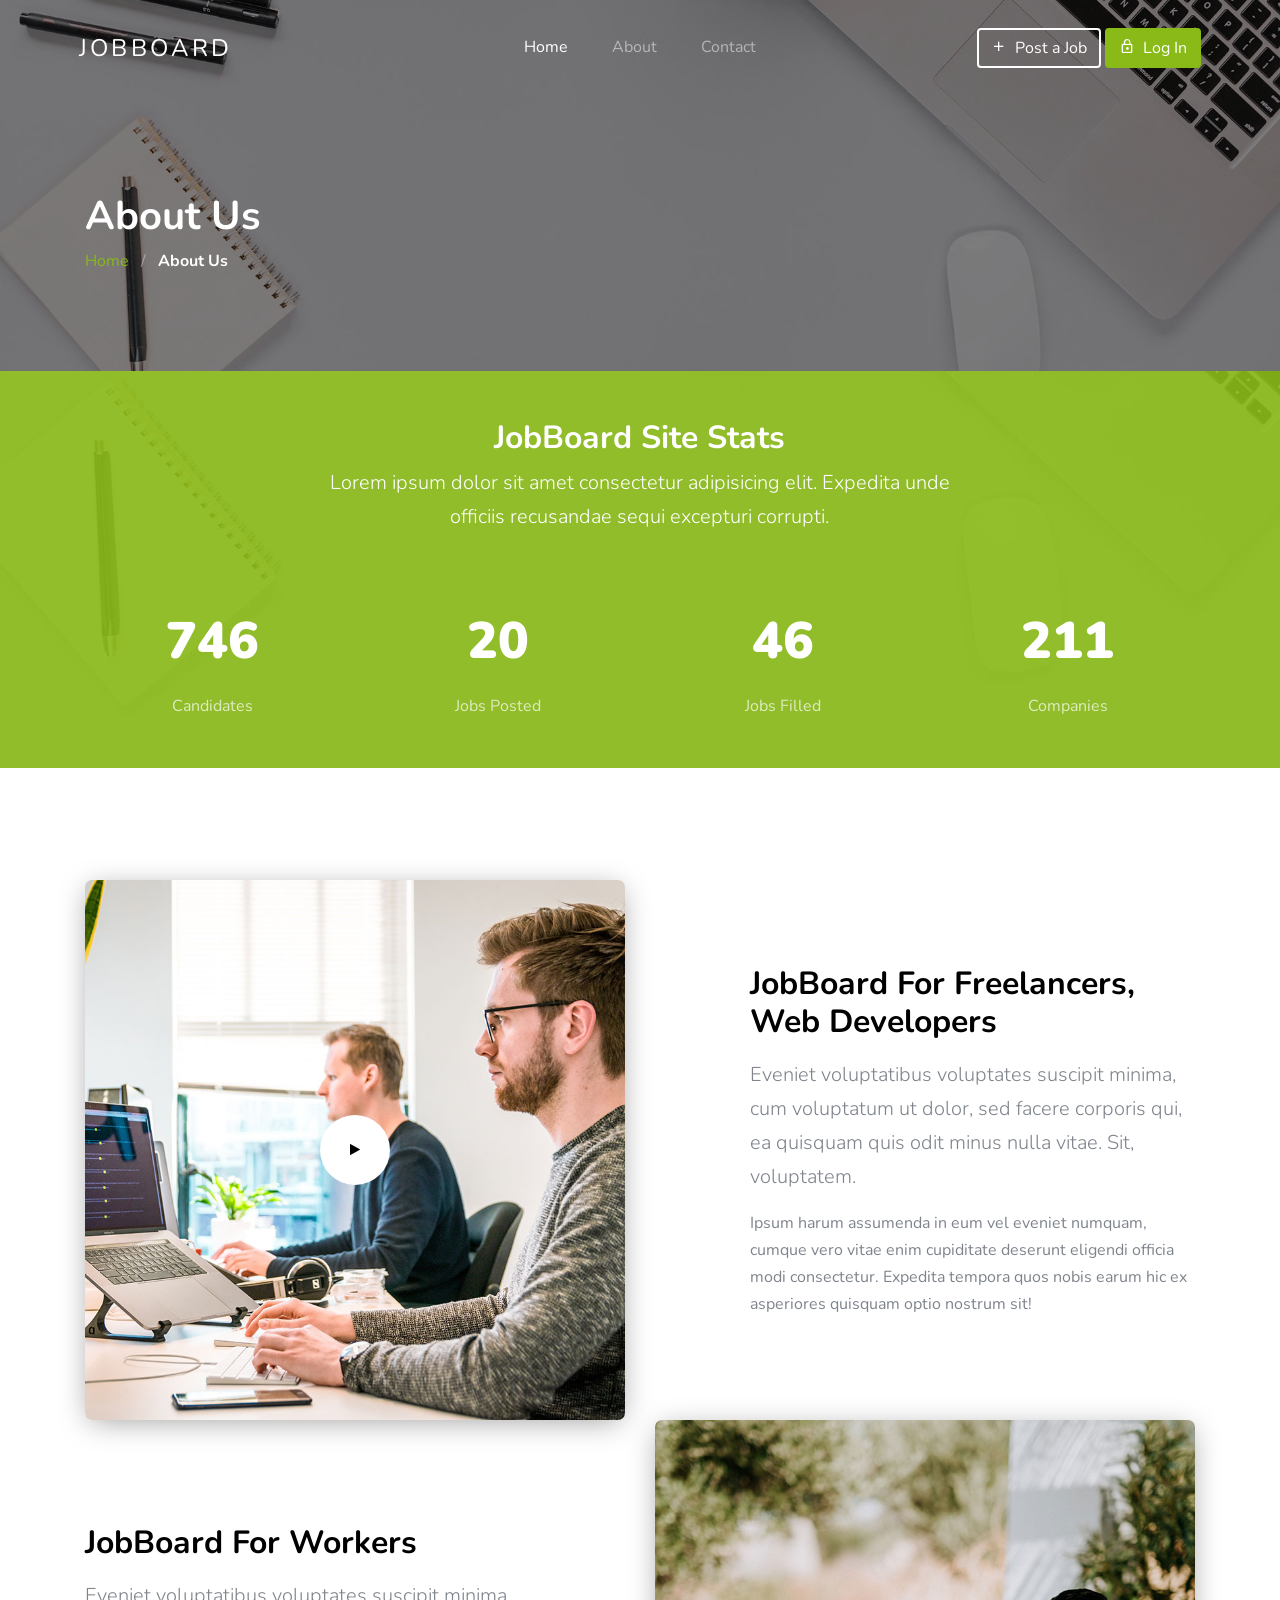
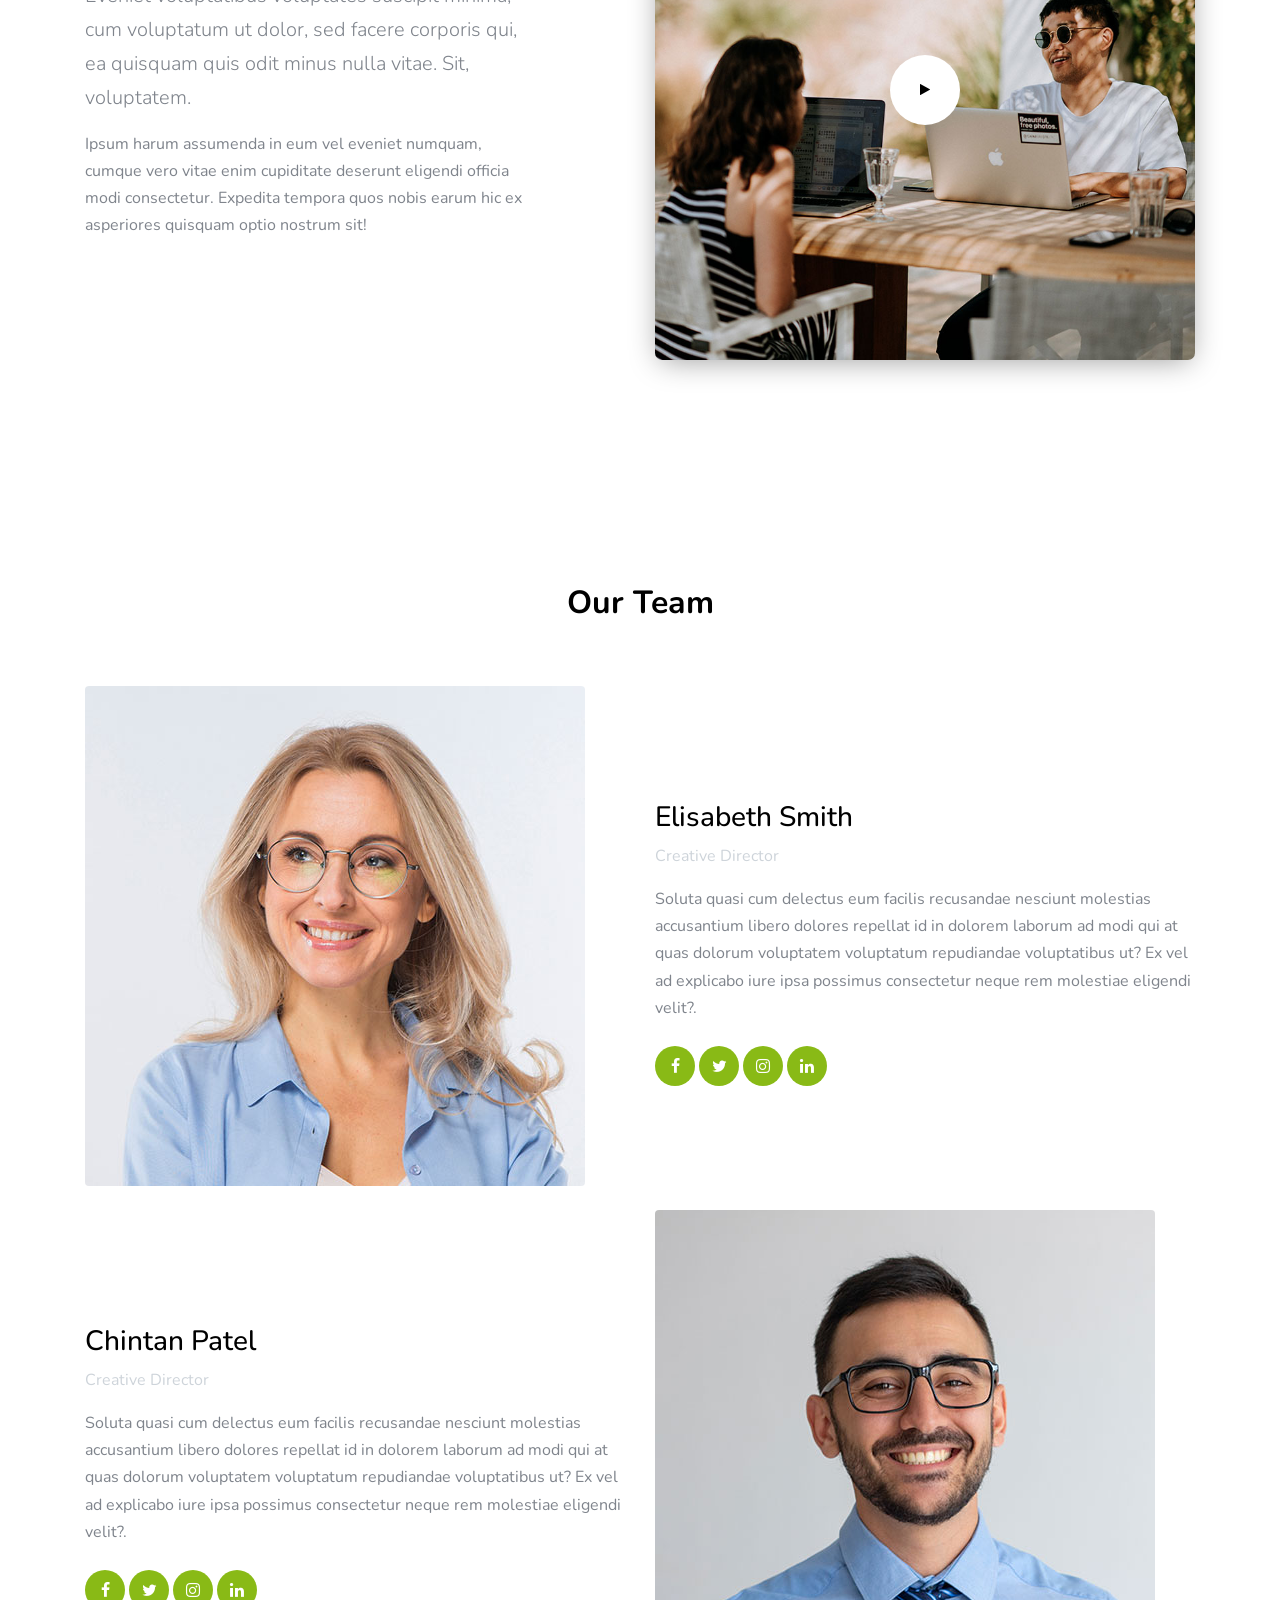
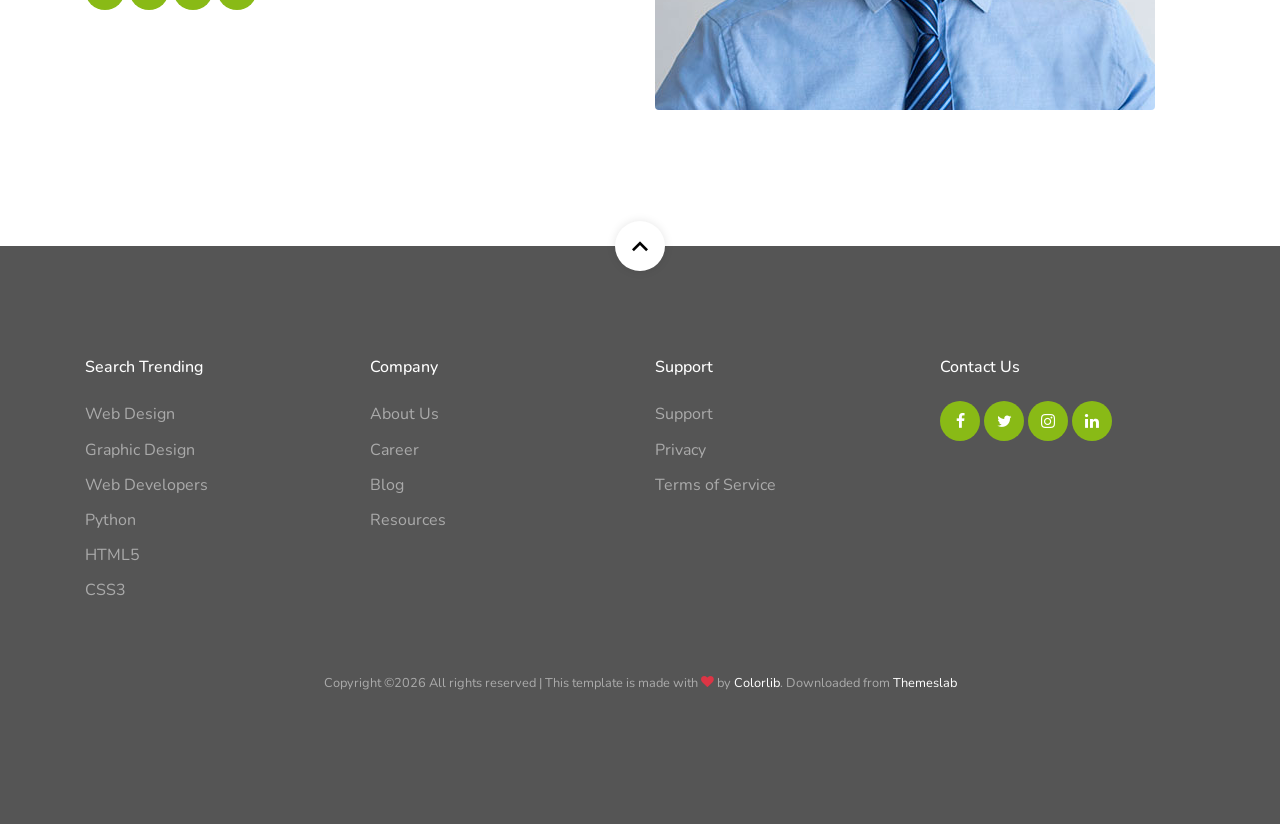
<file: about.html>
<!doctype html>
<html lang="en">
  <head>
    <title>JobBoard &mdash; Website Template by Colorlib</title>
    <meta charset="utf-8">
    <meta name="viewport" content="width=device-width, initial-scale=1, shrink-to-fit=no">
    <meta name="description" content="" />
    <meta name="keywords" content="" />
    <meta name="author" content="Free-Template.co" />
    <link rel="shortcut icon" href="ftco-32x32.png">
    
    <link rel="stylesheet" href="css/custom-bs.css">
    <link rel="stylesheet" href="css/jquery.fancybox.min.css">
    <link rel="stylesheet" href="css/bootstrap-select.min.css">
    <link rel="stylesheet" href="fonts/icomoon/style.css">
    <link rel="stylesheet" href="fonts/line-icons/style.css">
    <link rel="stylesheet" href="css/owl.carousel.min.css">
    <link rel="stylesheet" href="css/animate.min.css">
    <link rel="stylesheet" href="css/quill.snow.css">
    <!-- MAIN CSS -->
    <link rel="stylesheet" href="css/style.css">    
  </head>
  <body id="top">

  <div id="overlayer"></div>
  <div class="loader">
    <div class="spinner-border text-primary" role="status">
      <span class="sr-only">Loading...</span>
    </div>
  </div>
    

<div class="site-wrap">

    <div class="site-mobile-menu site-navbar-target">
      <div class="site-mobile-menu-header">
        <div class="site-mobile-menu-close mt-3">
          <span class="icon-close2 js-menu-toggle"></span>
        </div>
      </div>
      <div class="site-mobile-menu-body"></div>
    </div> <!-- .site-mobile-menu -->
    

    <!-- NAVBAR -->
    <header class="site-navbar mt-3">
      <div class="container-fluid">
        <div class="row align-items-center">
          <div class="site-logo col-6"><a href="index.html">JobBoard</a></div>

          <nav class="mx-auto site-navigation">
            <ul class="site-menu js-clone-nav d-none d-xl-block ml-0 pl-0">
              <li><a href="index.html" class="nav-link active">Home</a></li>
              <li><a href="about.html">About</a></li>
              
            
              <li><a href="contact.html">Contact</a></li>
              <li class="d-lg-none"><a href="post-job.html"><span class="mr-2">+</span> Post a Job</a></li>
              <li class="d-lg-none"><a href="login.html">Log In</a></li>
            </ul>
          </nav>
          
          <div class="right-cta-menu text-right d-flex aligin-items-center col-6">
            <div class="ml-auto">
              <a href="post-job.html" class="btn btn-outline-white border-width-2 d-none d-lg-inline-block"><span class="mr-2 icon-add"></span>Post a Job</a>
              <a href="login.html" class="btn btn-primary border-width-2 d-none d-lg-inline-block"><span class="mr-2 icon-lock_outline"></span>Log In</a>
            </div>
            <a href="#" class="site-menu-toggle js-menu-toggle d-inline-block d-xl-none mt-lg-2 ml-3"><span class="icon-menu h3 m-0 p-0 mt-2"></span></a>
          </div>

        </div>
      </div>
    </header>

    <!-- HOME -->
    <section class="section-hero overlay inner-page bg-image" style="background-image: url('images/hero_1.jpg');" id="home-section">
      <div class="container">
        <div class="row">
          <div class="col-md-7">
            <h1 class="text-white font-weight-bold">About Us</h1>
            <div class="custom-breadcrumbs">
              <a href="#">Home</a> <span class="mx-2 slash">/</span>
              <span class="text-white"><strong>About Us</strong></span>
            </div>
          </div>
        </div>
      </div>
    </section>

    <section class="py-5 bg-image overlay-primary fixed overlay" id="next-section" style="background-image: url('images/hero_1.jpg');">
      <div class="container">
        <div class="row mb-5 justify-content-center">
          <div class="col-md-7 text-center">
            <h2 class="section-title mb-2 text-white">JobBoard Site Stats</h2>
            <p class="lead text-white">Lorem ipsum dolor sit amet consectetur adipisicing elit. Expedita unde officiis recusandae sequi excepturi corrupti.</p>
          </div>
        </div>
        <div class="row pb-0 block__19738 section-counter">

          <div class="col-6 col-md-6 col-lg-3 mb-5 mb-lg-0">
            <div class="d-flex align-items-center justify-content-center mb-2">
              <strong class="number" data-number="1930">0</strong>
            </div>
            <span class="caption">Candidates</span>
          </div>

          <div class="col-6 col-md-6 col-lg-3 mb-5 mb-lg-0">
            <div class="d-flex align-items-center justify-content-center mb-2">
              <strong class="number" data-number="54">0</strong>
            </div>
            <span class="caption">Jobs Posted</span>
          </div>

          <div class="col-6 col-md-6 col-lg-3 mb-5 mb-lg-0">
            <div class="d-flex align-items-center justify-content-center mb-2">
              <strong class="number" data-number="120">0</strong>
            </div>
            <span class="caption">Jobs Filled</span>
          </div>

          <div class="col-6 col-md-6 col-lg-3 mb-5 mb-lg-0">
            <div class="d-flex align-items-center justify-content-center mb-2">
              <strong class="number" data-number="550">0</strong>
            </div>
            <span class="caption">Companies</span>
          </div>

            
        </div>
      </div>
    </section>

    
    <section class="site-section pb-0">
      <div class="container">
        <div class="row align-items-center">
          <div class="col-lg-6 mb-5 mb-lg-0">
            <a data-fancybox data-ratio="2" href="https://vimeo.com/317571768" class="block__96788">
              <span class="play-icon"><span class="icon-play"></span></span>
              <img src="images/sq_img_6.jpg" alt="Image" class="img-fluid img-shadow">
            </a>
          </div>
          <div class="col-lg-5 ml-auto">
            <h2 class="section-title mb-3">JobBoard For Freelancers, Web Developers</h2>
            <p class="lead">Eveniet voluptatibus voluptates suscipit minima, cum voluptatum ut dolor, sed facere corporis qui, ea quisquam quis odit minus nulla vitae. Sit, voluptatem.</p>
            <p>Ipsum harum assumenda in eum vel eveniet numquam, cumque vero vitae enim cupiditate deserunt eligendi officia modi consectetur. Expedita tempora quos nobis earum hic ex asperiores quisquam optio nostrum sit!</p>
          </div>
        </div>
      </div>
    </section>

    <section class="site-section pt-0">
      <div class="container">
        <div class="row align-items-center">
          <div class="col-lg-6 mb-5 mb-lg-0 order-md-2">
            <a data-fancybox data-ratio="2" href="https://vimeo.com/317571768" class="block__96788">
              <span class="play-icon"><span class="icon-play"></span></span>
              <img src="images/sq_img_8.jpg" alt="Image" class="img-fluid img-shadow">
            </a>
          </div>
          <div class="col-lg-5 mr-auto order-md-1  mb-5 mb-lg-0">
            <h2 class="section-title mb-3">JobBoard For Workers</h2>
            <p class="lead">Eveniet voluptatibus voluptates suscipit minima, cum voluptatum ut dolor, sed facere corporis qui, ea quisquam quis odit minus nulla vitae. Sit, voluptatem.</p>
            <p>Ipsum harum assumenda in eum vel eveniet numquam, cumque vero vitae enim cupiditate deserunt eligendi officia modi consectetur. Expedita tempora quos nobis earum hic ex asperiores quisquam optio nostrum sit!</p>
          </div>
        </div>
      </div>
    </section>

   
    <section class="site-section">
      <div class="container">
        <div class="row mb-5">
          <div class="col-12 text-center" data-aos="fade">
            <h2 class="section-title mb-3">Our Team</h2>
          </div>
        </div>

        <div class="row align-items-center block__69944">

          <div class="col-md-6">
            <img src="images/person_6.jpg" alt="Image" class="img-fluid mb-4 rounded">
          </div>

          <div class="col-md-6">
            <h3>Elisabeth Smith</h3>
            <p class="text-muted">Creative Director</p>
            <p>Soluta quasi cum delectus eum facilis recusandae nesciunt molestias accusantium libero dolores repellat id in dolorem laborum ad modi qui at quas dolorum voluptatem voluptatum repudiandae voluptatibus ut? Ex vel  ad explicabo iure ipsa possimus consectetur neque rem molestiae eligendi velit?.</p>
            <div class="social mt-4">
              <a href="#"><span class="icon-facebook"></span></a>
              <a href="#"><span class="icon-twitter"></span></a>
              <a href="#"><span class="icon-instagram"></span></a>
              <a href="#"><span class="icon-linkedin"></span></a>
            </div>
          </div>

          <div class="col-md-6 order-md-2 ml-md-auto">
            <img src="images/person_5.jpg" alt="Image" class="img-fluid mb-4 rounded">
          </div>

          <div class="col-md-6">
            <h3>Chintan Patel</h3>
            <p class="text-muted">Creative Director</p>
            <p>Soluta quasi cum delectus eum facilis recusandae nesciunt molestias accusantium libero dolores repellat id in dolorem laborum ad modi qui at quas dolorum voluptatem voluptatum repudiandae voluptatibus ut? Ex vel  ad explicabo iure ipsa possimus consectetur neque rem molestiae eligendi velit?.</p>
            <div class="social mt-4">
              <a href="#"><span class="icon-facebook"></span></a>
              <a href="#"><span class="icon-twitter"></span></a>
              <a href="#"><span class="icon-instagram"></span></a>
              <a href="#"><span class="icon-linkedin"></span></a>
            </div>
          </div>
      </div>
    </section>

    <footer class="site-footer">

      <a href="#top" class="smoothscroll scroll-top">
        <span class="icon-keyboard_arrow_up"></span>
      </a>

      <div class="container">
        <div class="row mb-5">
          <div class="col-6 col-md-3 mb-4 mb-md-0">
            <h3>Search Trending</h3>
            <ul class="list-unstyled">
              <li><a href="#">Web Design</a></li>
              <li><a href="#">Graphic Design</a></li>
              <li><a href="#">Web Developers</a></li>
              <li><a href="#">Python</a></li>
              <li><a href="#">HTML5</a></li>
              <li><a href="#">CSS3</a></li>
            </ul>
          </div>
          <div class="col-6 col-md-3 mb-4 mb-md-0">
            <h3>Company</h3>
            <ul class="list-unstyled">
              <li><a href="#">About Us</a></li>
              <li><a href="#">Career</a></li>
              <li><a href="#">Blog</a></li>
              <li><a href="#">Resources</a></li>
            </ul>
          </div>
          <div class="col-6 col-md-3 mb-4 mb-md-0">
            <h3>Support</h3>
            <ul class="list-unstyled">
              <li><a href="#">Support</a></li>
              <li><a href="#">Privacy</a></li>
              <li><a href="#">Terms of Service</a></li>
            </ul>
          </div>
          <div class="col-6 col-md-3 mb-4 mb-md-0">
            <h3>Contact Us</h3>
            <div class="footer-social">
              <a href="#"><span class="icon-facebook"></span></a>
              <a href="#"><span class="icon-twitter"></span></a>
              <a href="#"><span class="icon-instagram"></span></a>
              <a href="#"><span class="icon-linkedin"></span></a>
            </div>
          </div>
        </div>

        <div class="row text-center">
          <div class="col-12">
            <p class="copyright"><small>
              <!-- Link back to Colorlib can't be removed. Template is licensed under CC BY 3.0. -->
            Copyright &copy;<script>document.write(new Date().getFullYear());</script> All rights reserved | This template is made with <i class="icon-heart text-danger" aria-hidden="true"></i> by <a href="https://colorlib.com" target="_blank" >Colorlib</a>. Downloaded from <a href="https://themeslab.org/" target="_blank">Themeslab</a>
            <!-- Link back to Colorlib can't be removed. Template is licensed under CC BY 3.0. --></small></p>
          </div>
        </div>
      </div>
    </footer>
  
  </div>

    <!-- SCRIPTS -->
    <script src="js/jquery.min.js"></script>
    <script src="js/bootstrap.bundle.min.js"></script>
    <script src="js/isotope.pkgd.min.js"></script>
    <script src="js/stickyfill.min.js"></script>
    <script src="js/jquery.fancybox.min.js"></script>
    <script src="js/jquery.easing.1.3.js"></script>
    
    <script src="js/jquery.waypoints.min.js"></script>
    <script src="js/jquery.animateNumber.min.js"></script>
    <script src="js/owl.carousel.min.js"></script>
    <script src="js/quill.min.js"></script>
    
    
    <script src="js/bootstrap-select.min.js"></script>
    
    <script src="js/custom.js"></script>
   
   
  </body>
</html>
</file>
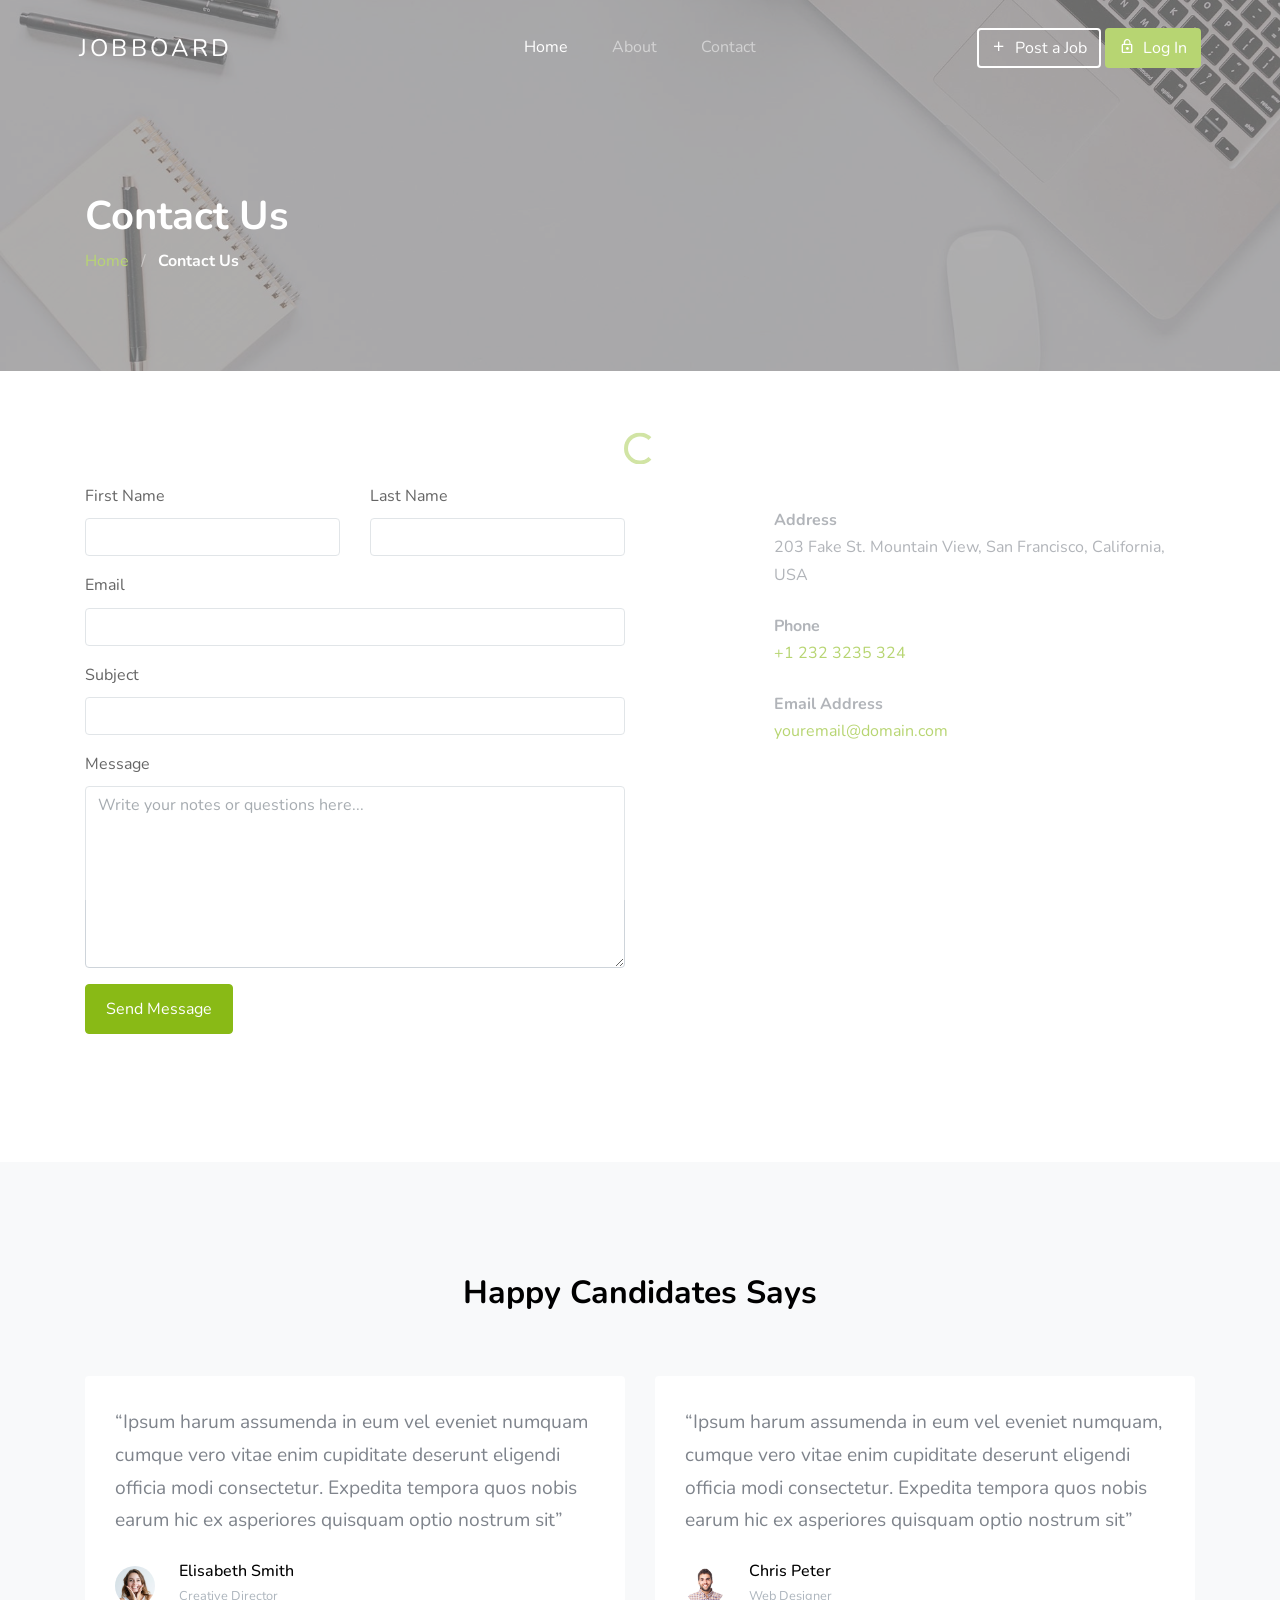
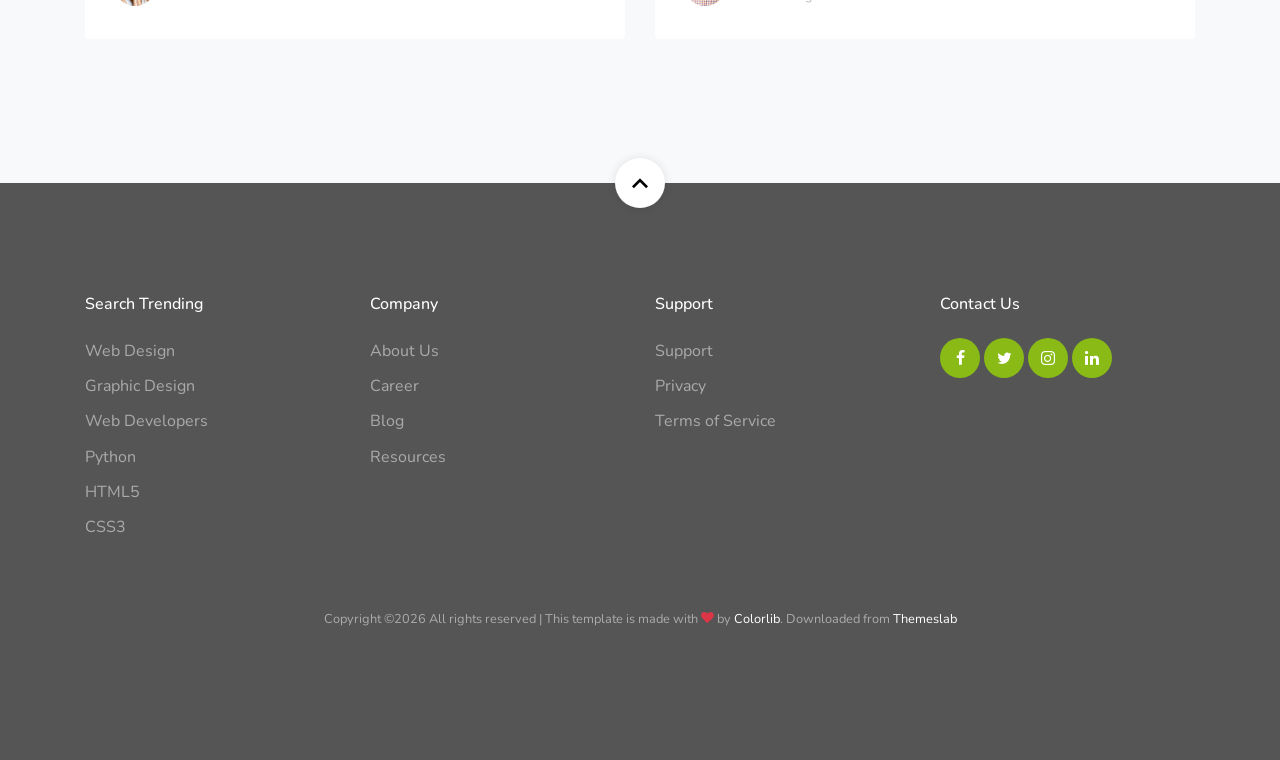
<file: contact.html>
<!doctype html>
<html lang="en">
  <head>
    <title>JobBoard &mdash; Website Template by Colorlib</title>
    <meta charset="utf-8">
    <meta name="viewport" content="width=device-width, initial-scale=1, shrink-to-fit=no">
    <meta name="description" content="" />
    <meta name="keywords" content="" />
    <meta name="author" content="Free-Template.co" />
    <link rel="shortcut icon" href="ftco-32x32.png">
    
    <link rel="stylesheet" href="css/custom-bs.css">
    <link rel="stylesheet" href="css/jquery.fancybox.min.css">
    <link rel="stylesheet" href="css/bootstrap-select.min.css">
    <link rel="stylesheet" href="fonts/icomoon/style.css">
    <link rel="stylesheet" href="fonts/line-icons/style.css">
    <link rel="stylesheet" href="css/owl.carousel.min.css">
    <link rel="stylesheet" href="css/animate.min.css">
    <link rel="stylesheet" href="css/quill.snow.css">

    <!-- MAIN CSS -->
    <link rel="stylesheet" href="css/style.css">    
  </head>
  <body id="top">

  <div id="overlayer"></div>
  <div class="loader">
    <div class="spinner-border text-primary" role="status">
      <span class="sr-only">Loading...</span>
    </div>
  </div>
    

<div class="site-wrap">

    <div class="site-mobile-menu site-navbar-target">
      <div class="site-mobile-menu-header">
        <div class="site-mobile-menu-close mt-3">
          <span class="icon-close2 js-menu-toggle"></span>
        </div>
      </div>
      <div class="site-mobile-menu-body"></div>
    </div> <!-- .site-mobile-menu -->
    

    <!-- NAVBAR -->
    <header class="site-navbar mt-3">
      <div class="container-fluid">
        <div class="row align-items-center">
          <div class="site-logo col-6"><a href="index.html">JobBoard</a></div>

          <nav class="mx-auto site-navigation">
            <ul class="site-menu js-clone-nav d-none d-xl-block ml-0 pl-0">
              <li><a href="index.html" class="nav-link active">Home</a></li>
              <li><a href="about.html">About</a></li>
              
            
              <li><a href="contact.html">Contact</a></li>
              <li class="d-lg-none"><a href="post-job.html"><span class="mr-2">+</span> Post a Job</a></li>
              <li class="d-lg-none"><a href="login.html">Log In</a></li>
            </ul>
          </nav>
          
          <div class="right-cta-menu text-right d-flex aligin-items-center col-6">
            <div class="ml-auto">
              <a href="post-job.html" class="btn btn-outline-white border-width-2 d-none d-lg-inline-block"><span class="mr-2 icon-add"></span>Post a Job</a>
              <a href="login.html" class="btn btn-primary border-width-2 d-none d-lg-inline-block"><span class="mr-2 icon-lock_outline"></span>Log In</a>
            </div>
            <a href="#" class="site-menu-toggle js-menu-toggle d-inline-block d-xl-none mt-lg-2 ml-3"><span class="icon-menu h3 m-0 p-0 mt-2"></span></a>
          </div>

        </div>
      </div>
    </header>

    <!-- HOME -->
    <section class="section-hero overlay inner-page bg-image" style="background-image: url('images/hero_1.jpg');" id="home-section">
      <div class="container">
        <div class="row">
          <div class="col-md-7">
            <h1 class="text-white font-weight-bold">Contact Us</h1>
            <div class="custom-breadcrumbs">
              <a href="#">Home</a> <span class="mx-2 slash">/</span>
              <span class="text-white"><strong>Contact Us</strong></span>
            </div>
          </div>
        </div>
      </div>
    </section>

    <section class="site-section" id="next-section">
      <div class="container">
        <div class="row">
          <div class="col-lg-6 mb-5 mb-lg-0">
            <form action="#" class="">

              <div class="row form-group">
                <div class="col-md-6 mb-3 mb-md-0">
                  <label class="text-black" for="fname">First Name</label>
                  <input type="text" id="fname" class="form-control">
                </div>
                <div class="col-md-6">
                  <label class="text-black" for="lname">Last Name</label>
                  <input type="text" id="lname" class="form-control">
                </div>
              </div>

              <div class="row form-group">
                
                <div class="col-md-12">
                  <label class="text-black" for="email">Email</label> 
                  <input type="email" id="email" class="form-control">
                </div>
              </div>

              <div class="row form-group">
                
                <div class="col-md-12">
                  <label class="text-black" for="subject">Subject</label> 
                  <input type="subject" id="subject" class="form-control">
                </div>
              </div>

              <div class="row form-group">
                <div class="col-md-12">
                  <label class="text-black" for="message">Message</label> 
                  <textarea name="message" id="message" cols="30" rows="7" class="form-control" placeholder="Write your notes or questions here..."></textarea>
                </div>
              </div>

              <div class="row form-group">
                <div class="col-md-12">
                  <input type="submit" value="Send Message" class="btn btn-primary btn-md text-white">
                </div>
              </div>

  
            </form>
          </div>
          <div class="col-lg-5 ml-auto">
            <div class="p-4 mb-3 bg-white">
              <p class="mb-0 font-weight-bold">Address</p>
              <p class="mb-4">203 Fake St. Mountain View, San Francisco, California, USA</p>

              <p class="mb-0 font-weight-bold">Phone</p>
              <p class="mb-4"><a href="#">+1 232 3235 324</a></p>

              <p class="mb-0 font-weight-bold">Email Address</p>
              <p class="mb-0"><a href="#">youremail@domain.com</a></p>

            </div>
          </div>
        </div>
      </div>
    </section>

    <section class="site-section bg-light">
      <div class="container">
        <div class="row mb-5">
          <div class="col-12 text-center" data-aos="fade">
            <h2 class="section-title mb-3">Happy Candidates Says</h2>
          </div>
        </div>
        <div class="row">
          <div class="col-lg-6">
            <div class="block__87154 bg-white rounded">
              <blockquote>
                <p>&ldquo;Ipsum harum assumenda in eum vel eveniet numquam cumque vero vitae enim cupiditate deserunt eligendi officia modi consectetur. Expedita tempora quos nobis earum hic ex asperiores quisquam optio nostrum sit&rdquo;</p>
              </blockquote>
              <div class="block__91147 d-flex align-items-center">
                <figure class="mr-4"><img src="images/person_1.jpg" alt="Image" class="img-fluid"></figure>
                <div>
                  <h3>Elisabeth Smith</h3>
                  <span class="position">Creative Director</span>
                </div>
              </div>
            </div>
          </div>

          <div class="col-lg-6">
            <div class="block__87154 bg-white rounded">
              <blockquote>
                <p>&ldquo;Ipsum harum assumenda in eum vel eveniet numquam, cumque vero vitae enim cupiditate deserunt eligendi officia modi consectetur. Expedita tempora quos nobis earum hic ex asperiores quisquam optio nostrum sit&rdquo;</p>
              </blockquote>
              <div class="block__91147 d-flex align-items-center">
                <figure class="mr-4"><img src="images/person_2.jpg" alt="Image" class="img-fluid"></figure>
                <div>
                  <h3>Chris Peter</h3>
                  <span class="position">Web Designer</span>
                </div>
              </div>
            </div>
          </div>


        </div>
      </div>
    </section>
    
    <footer class="site-footer">

      <a href="#top" class="smoothscroll scroll-top">
        <span class="icon-keyboard_arrow_up"></span>
      </a>

      <div class="container">
        <div class="row mb-5">
          <div class="col-6 col-md-3 mb-4 mb-md-0">
            <h3>Search Trending</h3>
            <ul class="list-unstyled">
              <li><a href="#">Web Design</a></li>
              <li><a href="#">Graphic Design</a></li>
              <li><a href="#">Web Developers</a></li>
              <li><a href="#">Python</a></li>
              <li><a href="#">HTML5</a></li>
              <li><a href="#">CSS3</a></li>
            </ul>
          </div>
          <div class="col-6 col-md-3 mb-4 mb-md-0">
            <h3>Company</h3>
            <ul class="list-unstyled">
              <li><a href="#">About Us</a></li>
              <li><a href="#">Career</a></li>
              <li><a href="#">Blog</a></li>
              <li><a href="#">Resources</a></li>
            </ul>
          </div>
          <div class="col-6 col-md-3 mb-4 mb-md-0">
            <h3>Support</h3>
            <ul class="list-unstyled">
              <li><a href="#">Support</a></li>
              <li><a href="#">Privacy</a></li>
              <li><a href="#">Terms of Service</a></li>
            </ul>
          </div>
          <div class="col-6 col-md-3 mb-4 mb-md-0">
            <h3>Contact Us</h3>
            <div class="footer-social">
              <a href="#"><span class="icon-facebook"></span></a>
              <a href="#"><span class="icon-twitter"></span></a>
              <a href="#"><span class="icon-instagram"></span></a>
              <a href="#"><span class="icon-linkedin"></span></a>
            </div>
          </div>
        </div>

        <div class="row text-center">
          <div class="col-12">
            <p class="copyright"><small>
              <!-- Link back to Colorlib can't be removed. Template is licensed under CC BY 3.0. -->
            Copyright &copy;<script>document.write(new Date().getFullYear());</script> All rights reserved | This template is made with <i class="icon-heart text-danger" aria-hidden="true"></i> by <a href="https://colorlib.com" target="_blank" >Colorlib</a>. Downloaded from <a href="https://themeslab.org/" target="_blank">Themeslab</a>
            <!-- Link back to Colorlib can't be removed. Template is licensed under CC BY 3.0. --></small></p>
          </div>
        </div>
      </div>
    </footer>
  
  </div>

    <!-- SCRIPTS -->
    <script src="js/jquery.min.js"></script>
    <script src="js/bootstrap.bundle.min.js"></script>
    <script src="js/isotope.pkgd.min.js"></script>
    <script src="js/stickyfill.min.js"></script>
    <script src="js/jquery.fancybox.min.js"></script>
    <script src="js/jquery.easing.1.3.js"></script>
    
    <script src="js/jquery.waypoints.min.js"></script>
    <script src="js/jquery.animateNumber.min.js"></script>
    <script src="js/owl.carousel.min.js"></script>
    <script src="js/quill.min.js"></script>
    
    
    <script src="js/bootstrap-select.min.js"></script>
    
    <script src="js/custom.js"></script>
   
   
     
  </body>
</html>
</file>
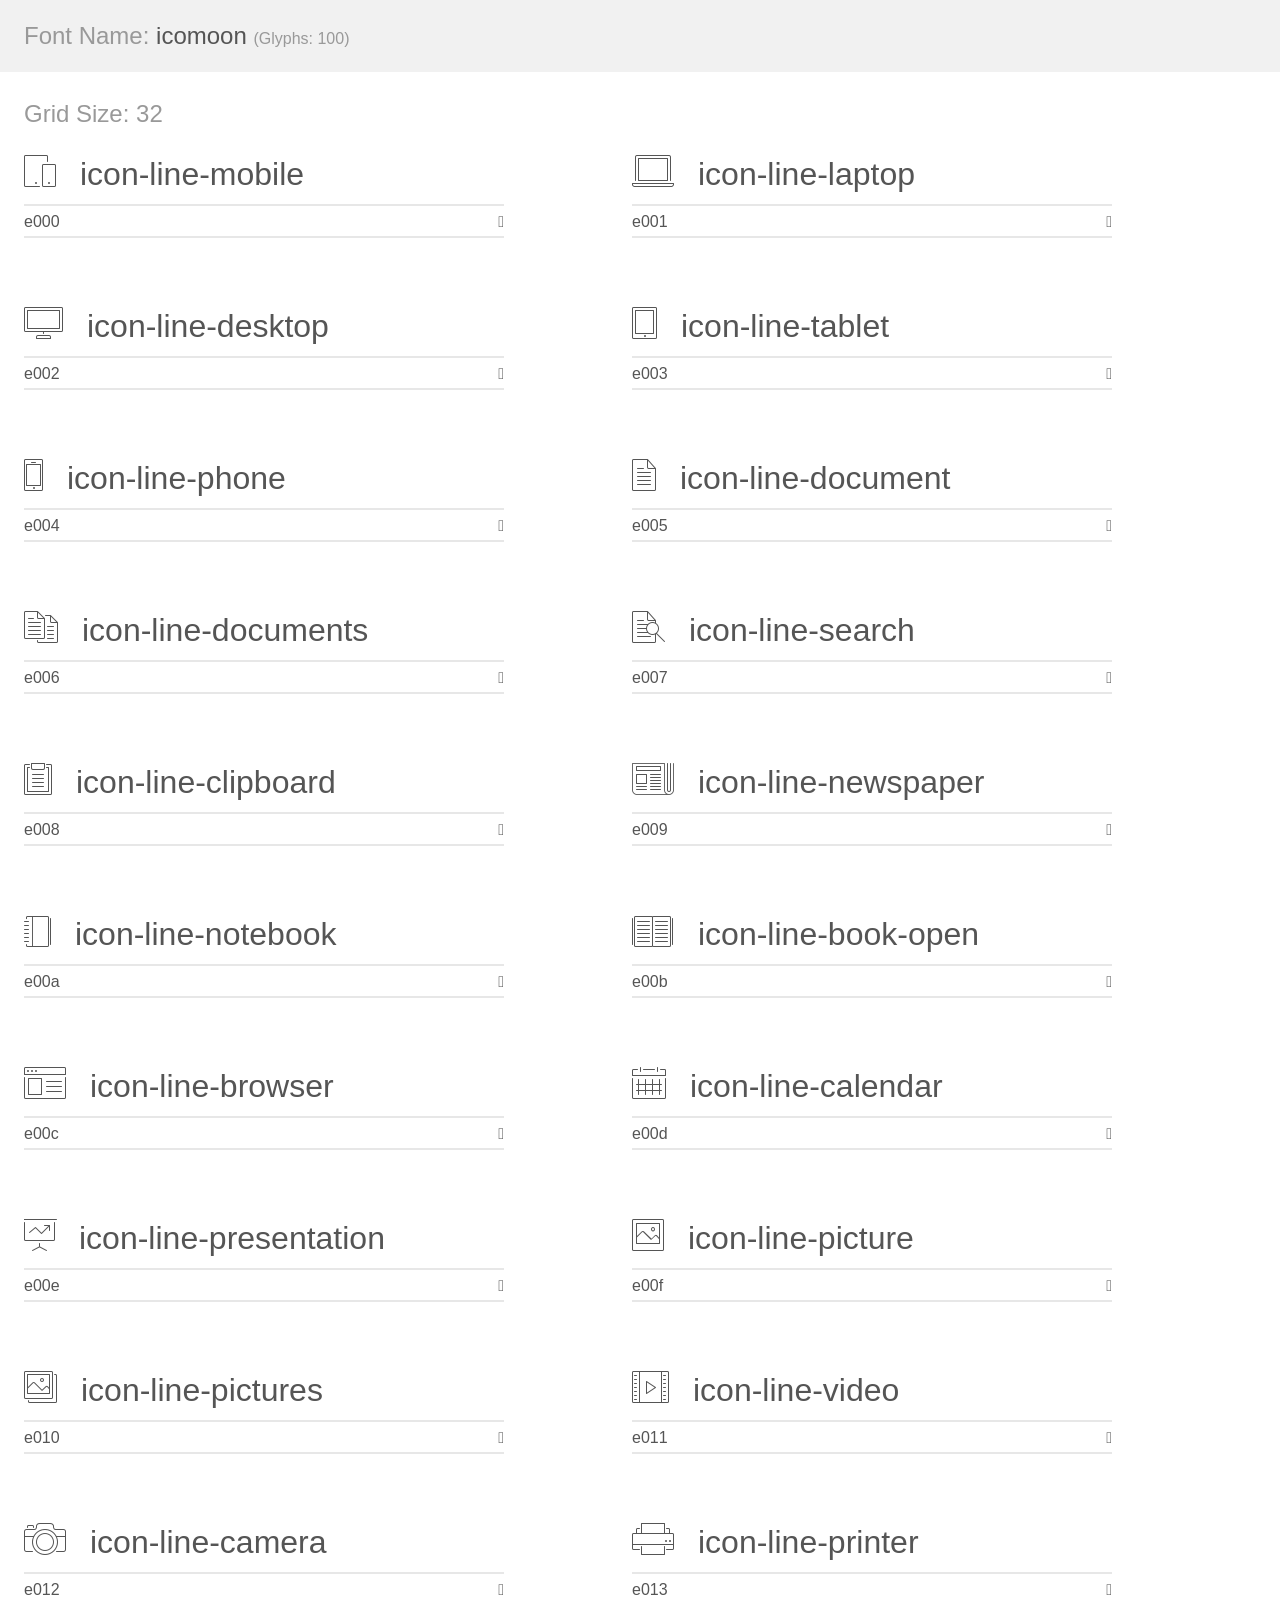
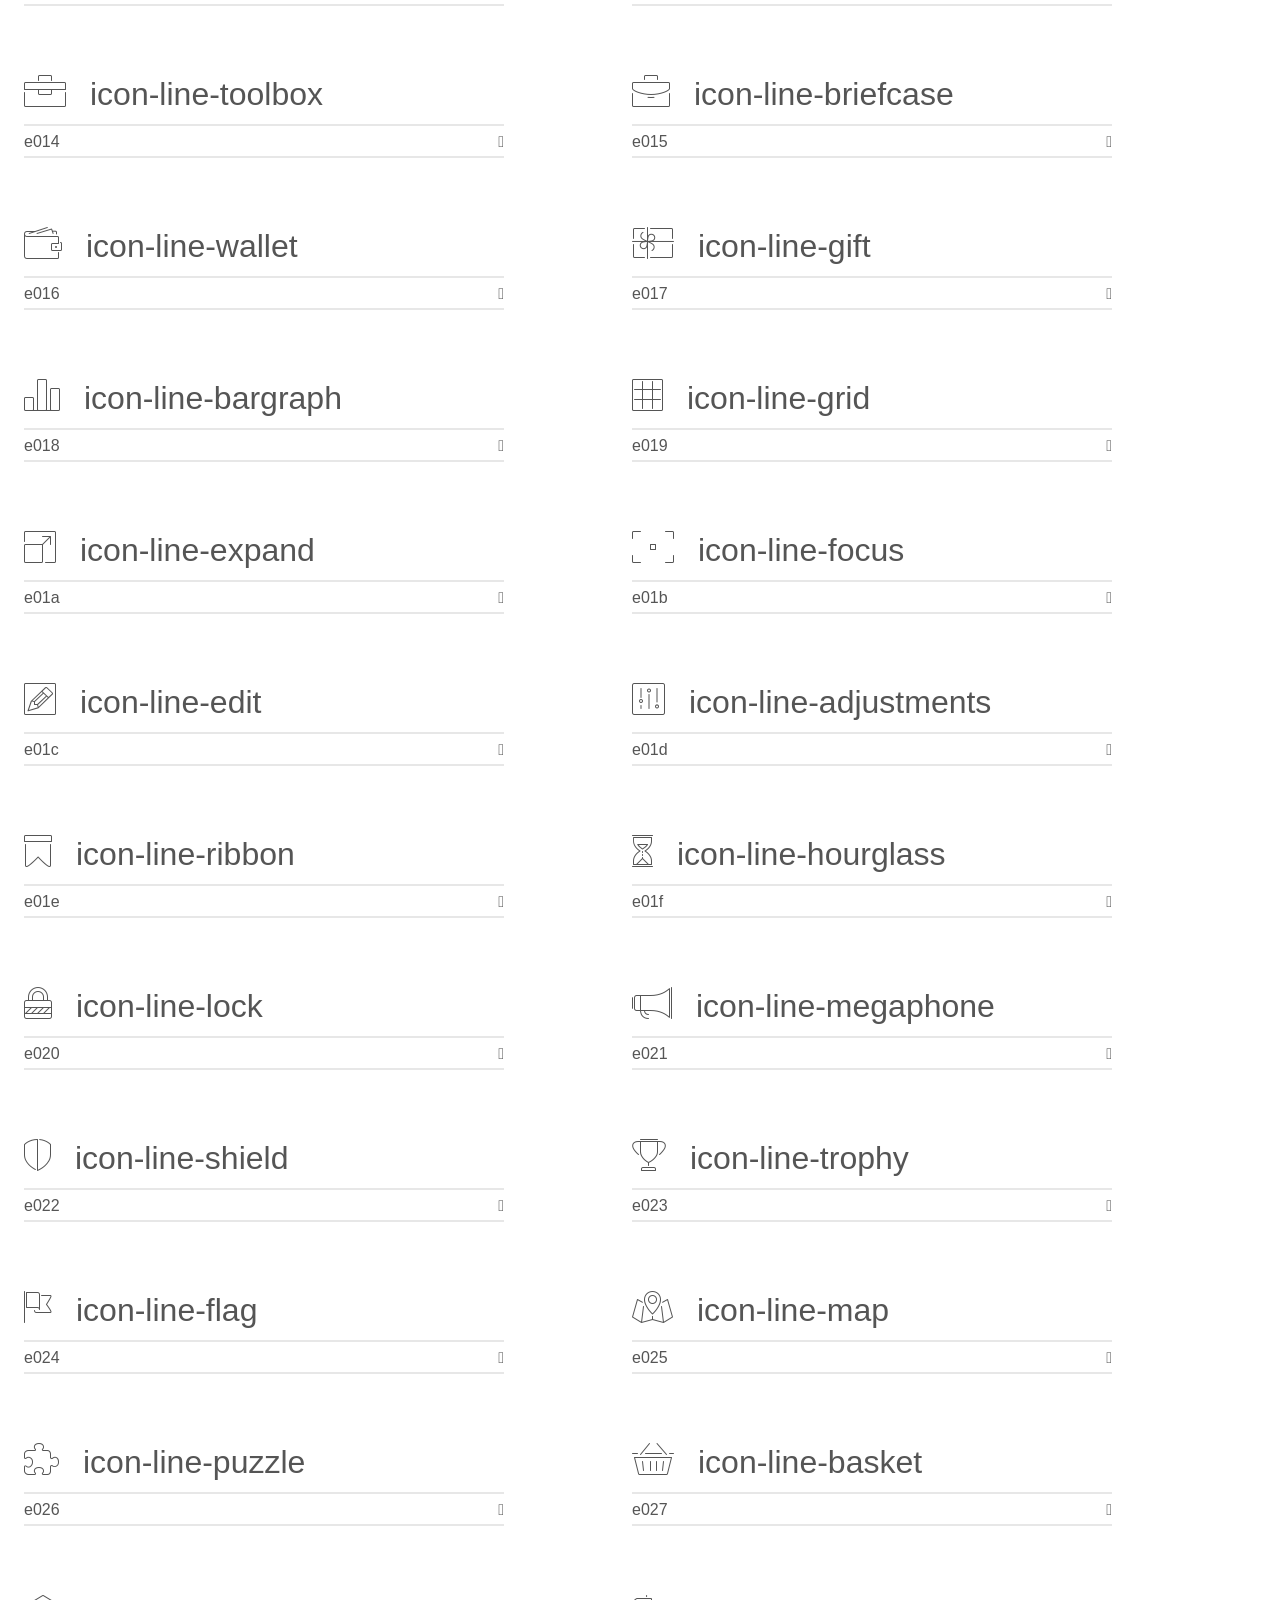
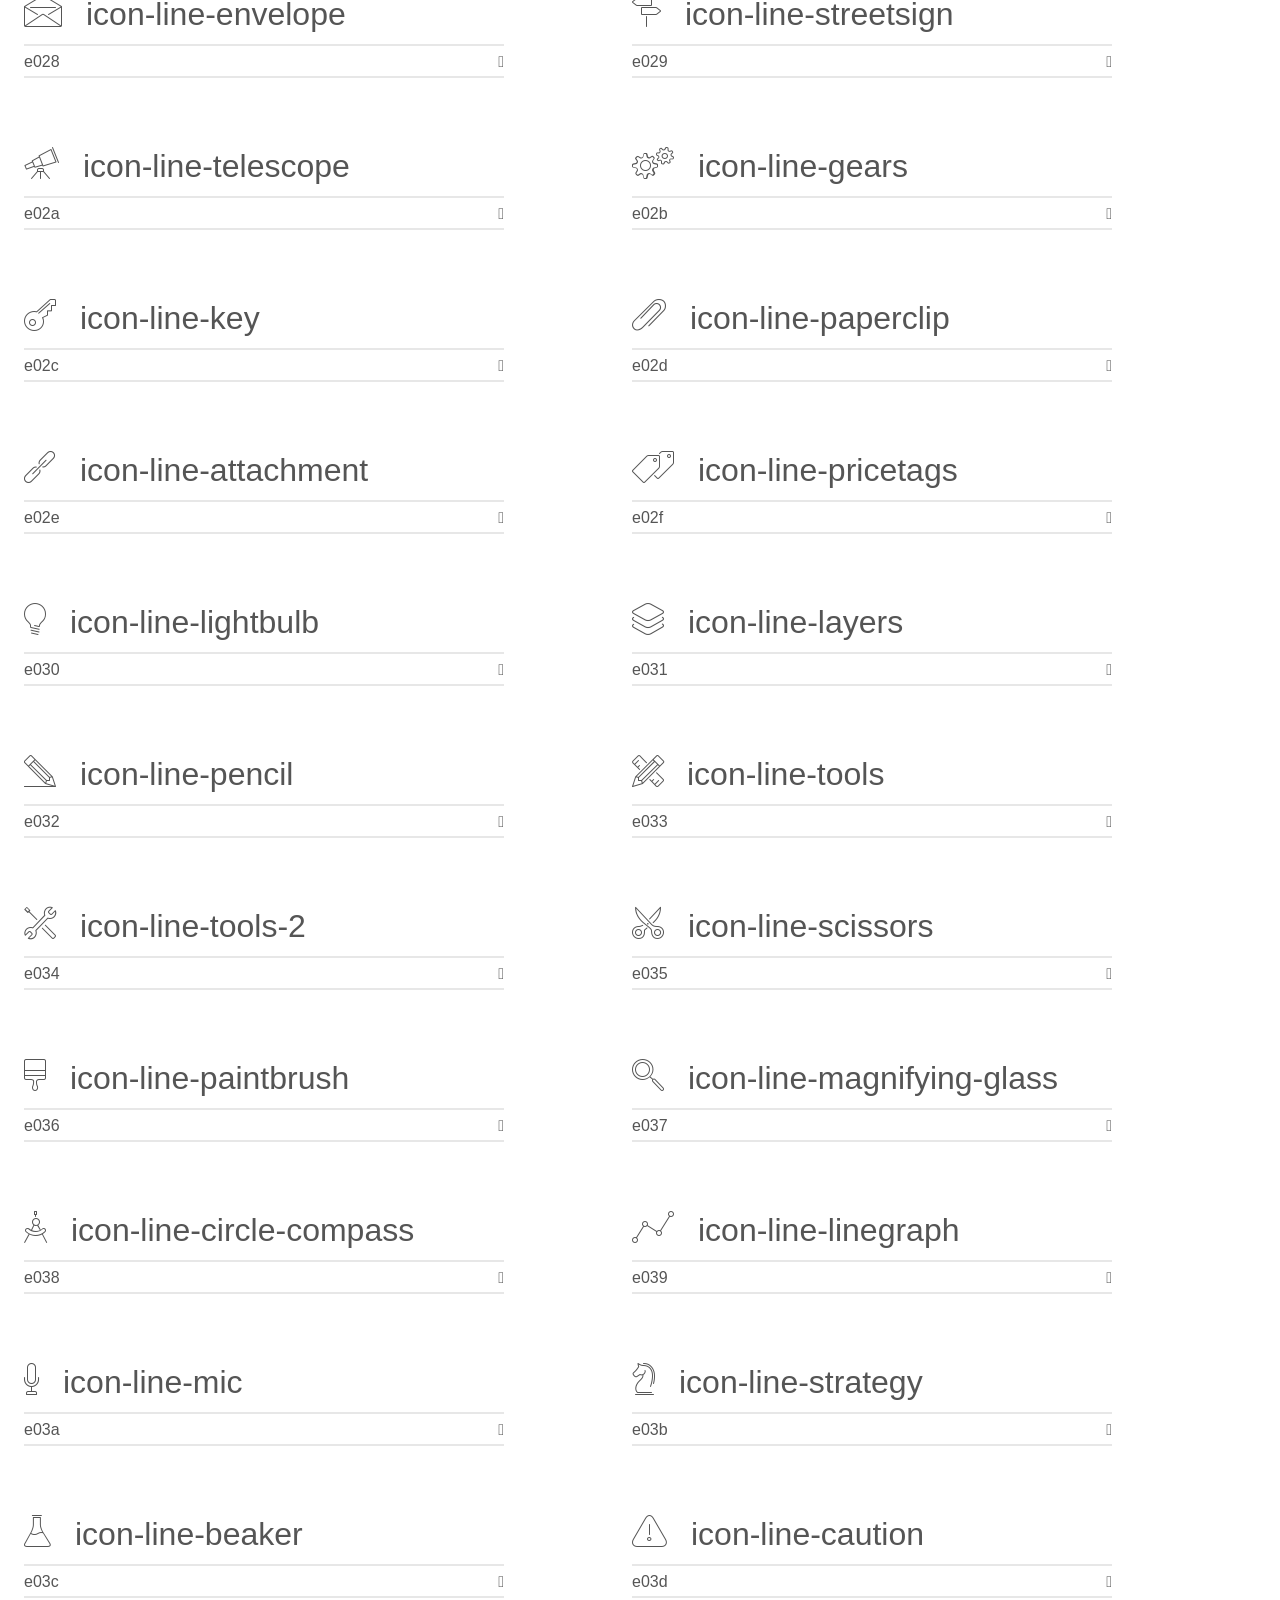
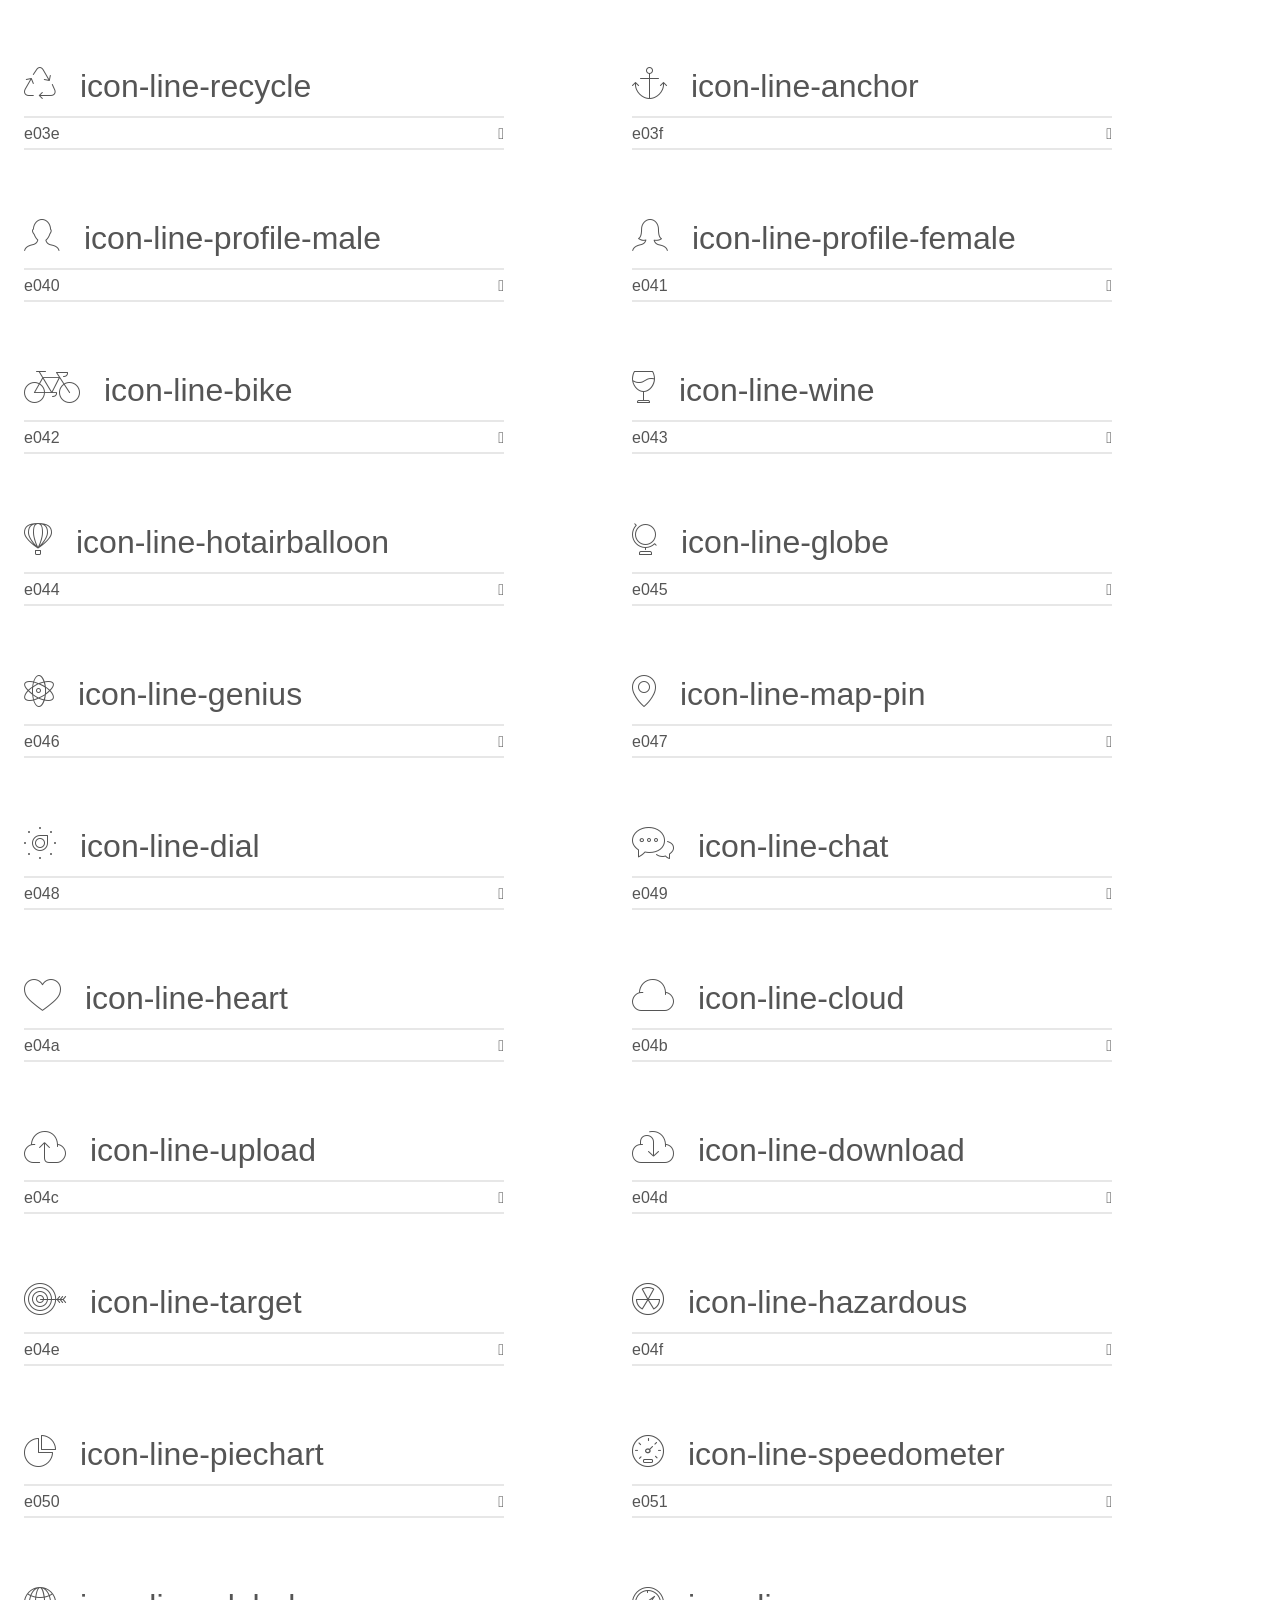
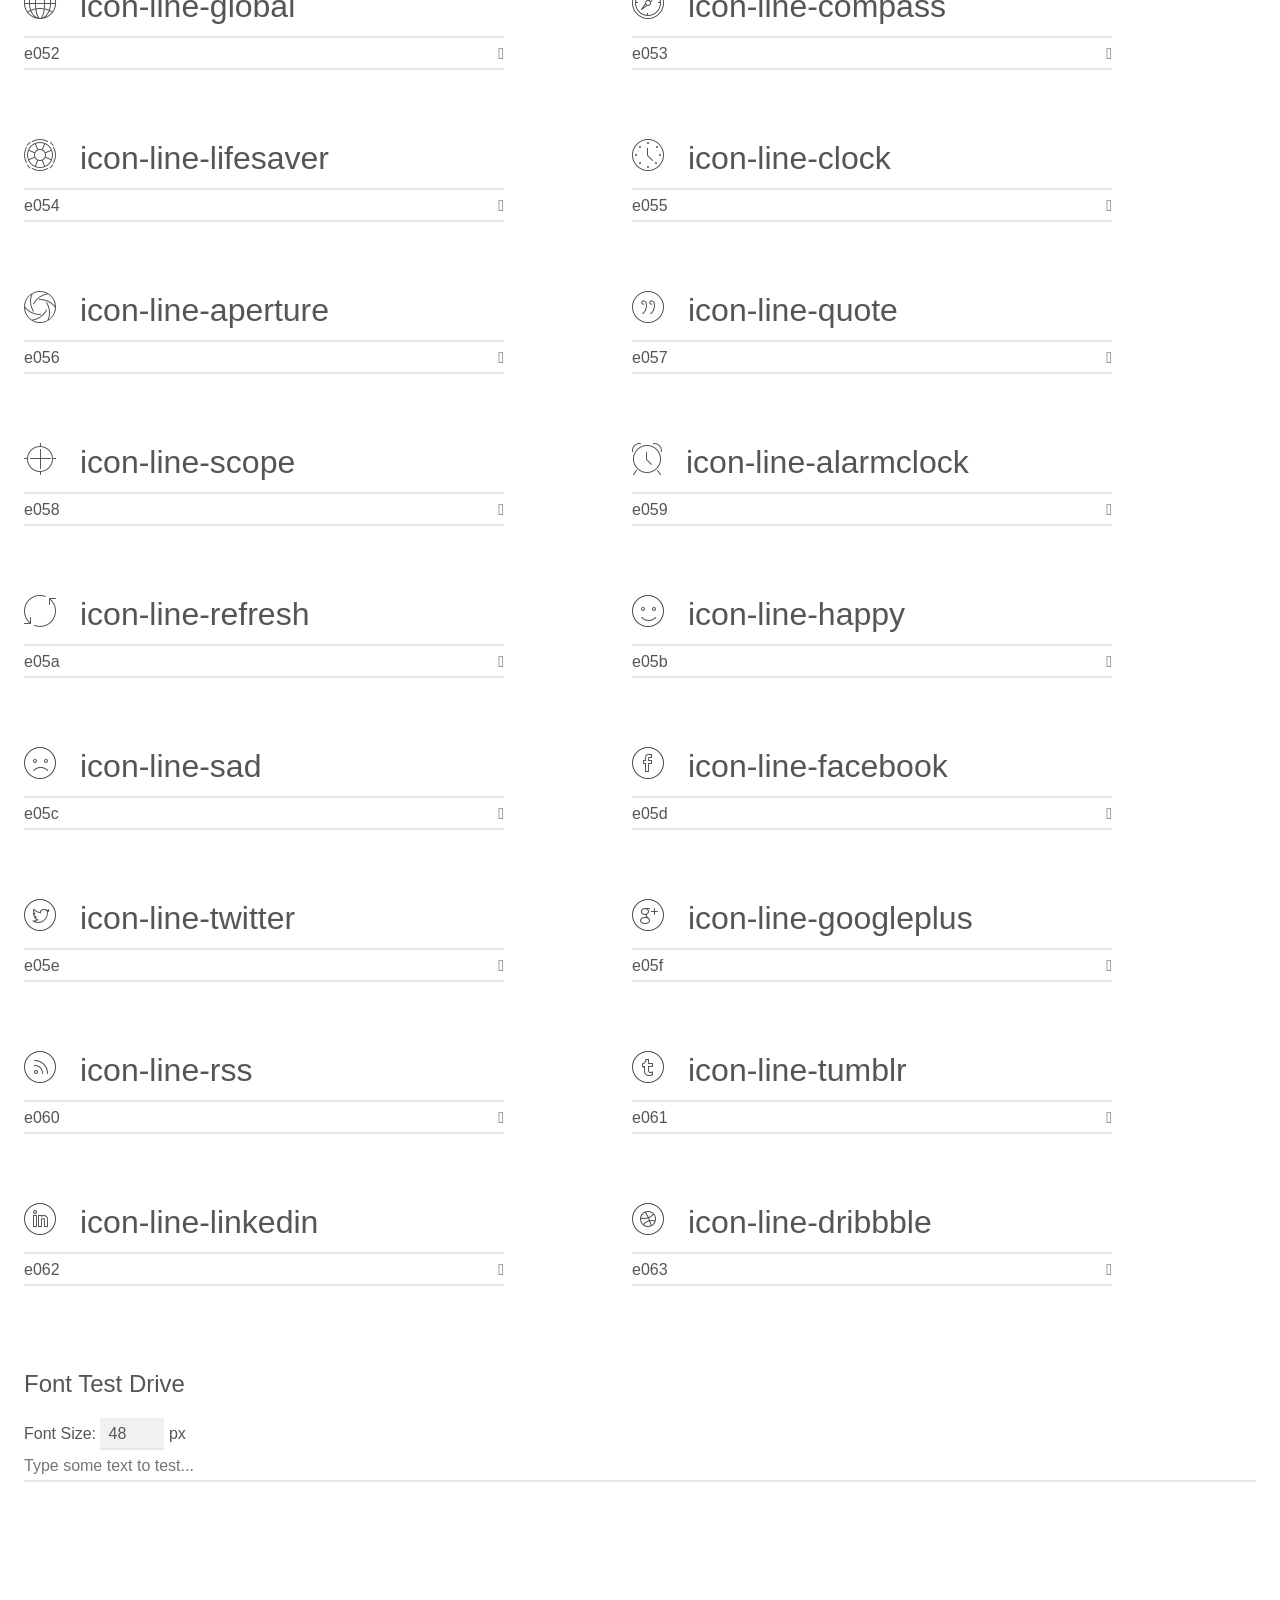
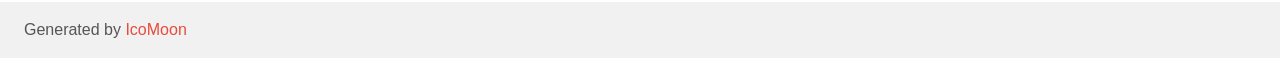
<file: fonts/line-icons/demo.html>
<!doctype html>
<html>
<head>
    <meta charset="utf-8">
    <title>IcoMoon Demo</title>
    <meta name="description" content="An Icon Font Generated By IcoMoon.io">
    <meta name="viewport" content="width=device-width, initial-scale=1">
    <link rel="stylesheet" href="demo-files/demo.css">
    <link rel="stylesheet" href="style.css"></head>
<body>
    <div class="bgc1 clearfix">
        <h1 class="mhmm mvm"><span class="fgc1">Font Name:</span> icomoon <small class="fgc1">(Glyphs:&nbsp;100)</small></h1>
    </div>
    <div class="clearfix mhl ptl">
        <h1 class="mvm mtn fgc1">Grid Size: 32</h1>
        <div class="glyph fs1">
            <div class="clearfix bshadow0 pbs">
                <span class="icon-line-mobile">
                
                </span>
                <span class="mls"> icon-line-mobile</span>
            </div>
            <fieldset class="fs0 size1of1 clearfix hidden-false">
                <input type="text" readonly value="e000" class="unit size1of2" />
                <input type="text" maxlength="1" readonly value="&#xe000;" class="unitRight size1of2 talign-right" />
            </fieldset>
            <div class="fs0 bshadow0 clearfix hidden-true">
                <span class="unit pvs fgc1">liga: </span>
                <input type="text" readonly value="" class="liga unitRight" />
            </div>
        </div>
        <div class="glyph fs1">
            <div class="clearfix bshadow0 pbs">
                <span class="icon-line-laptop">
                
                </span>
                <span class="mls"> icon-line-laptop</span>
            </div>
            <fieldset class="fs0 size1of1 clearfix hidden-false">
                <input type="text" readonly value="e001" class="unit size1of2" />
                <input type="text" maxlength="1" readonly value="&#xe001;" class="unitRight size1of2 talign-right" />
            </fieldset>
            <div class="fs0 bshadow0 clearfix hidden-true">
                <span class="unit pvs fgc1">liga: </span>
                <input type="text" readonly value="" class="liga unitRight" />
            </div>
        </div>
        <div class="glyph fs1">
            <div class="clearfix bshadow0 pbs">
                <span class="icon-line-desktop">
                
                </span>
                <span class="mls"> icon-line-desktop</span>
            </div>
            <fieldset class="fs0 size1of1 clearfix hidden-false">
                <input type="text" readonly value="e002" class="unit size1of2" />
                <input type="text" maxlength="1" readonly value="&#xe002;" class="unitRight size1of2 talign-right" />
            </fieldset>
            <div class="fs0 bshadow0 clearfix hidden-true">
                <span class="unit pvs fgc1">liga: </span>
                <input type="text" readonly value="" class="liga unitRight" />
            </div>
        </div>
        <div class="glyph fs1">
            <div class="clearfix bshadow0 pbs">
                <span class="icon-line-tablet">
                
                </span>
                <span class="mls"> icon-line-tablet</span>
            </div>
            <fieldset class="fs0 size1of1 clearfix hidden-false">
                <input type="text" readonly value="e003" class="unit size1of2" />
                <input type="text" maxlength="1" readonly value="&#xe003;" class="unitRight size1of2 talign-right" />
            </fieldset>
            <div class="fs0 bshadow0 clearfix hidden-true">
                <span class="unit pvs fgc1">liga: </span>
                <input type="text" readonly value="" class="liga unitRight" />
            </div>
        </div>
        <div class="glyph fs1">
            <div class="clearfix bshadow0 pbs">
                <span class="icon-line-phone">
                
                </span>
                <span class="mls"> icon-line-phone</span>
            </div>
            <fieldset class="fs0 size1of1 clearfix hidden-false">
                <input type="text" readonly value="e004" class="unit size1of2" />
                <input type="text" maxlength="1" readonly value="&#xe004;" class="unitRight size1of2 talign-right" />
            </fieldset>
            <div class="fs0 bshadow0 clearfix hidden-true">
                <span class="unit pvs fgc1">liga: </span>
                <input type="text" readonly value="" class="liga unitRight" />
            </div>
        </div>
        <div class="glyph fs1">
            <div class="clearfix bshadow0 pbs">
                <span class="icon-line-document">
                
                </span>
                <span class="mls"> icon-line-document</span>
            </div>
            <fieldset class="fs0 size1of1 clearfix hidden-false">
                <input type="text" readonly value="e005" class="unit size1of2" />
                <input type="text" maxlength="1" readonly value="&#xe005;" class="unitRight size1of2 talign-right" />
            </fieldset>
            <div class="fs0 bshadow0 clearfix hidden-true">
                <span class="unit pvs fgc1">liga: </span>
                <input type="text" readonly value="" class="liga unitRight" />
            </div>
        </div>
        <div class="glyph fs1">
            <div class="clearfix bshadow0 pbs">
                <span class="icon-line-documents">
                
                </span>
                <span class="mls"> icon-line-documents</span>
            </div>
            <fieldset class="fs0 size1of1 clearfix hidden-false">
                <input type="text" readonly value="e006" class="unit size1of2" />
                <input type="text" maxlength="1" readonly value="&#xe006;" class="unitRight size1of2 talign-right" />
            </fieldset>
            <div class="fs0 bshadow0 clearfix hidden-true">
                <span class="unit pvs fgc1">liga: </span>
                <input type="text" readonly value="" class="liga unitRight" />
            </div>
        </div>
        <div class="glyph fs1">
            <div class="clearfix bshadow0 pbs">
                <span class="icon-line-search">
                
                </span>
                <span class="mls"> icon-line-search</span>
            </div>
            <fieldset class="fs0 size1of1 clearfix hidden-false">
                <input type="text" readonly value="e007" class="unit size1of2" />
                <input type="text" maxlength="1" readonly value="&#xe007;" class="unitRight size1of2 talign-right" />
            </fieldset>
            <div class="fs0 bshadow0 clearfix hidden-true">
                <span class="unit pvs fgc1">liga: </span>
                <input type="text" readonly value="" class="liga unitRight" />
            </div>
        </div>
        <div class="glyph fs1">
            <div class="clearfix bshadow0 pbs">
                <span class="icon-line-clipboard">
                
                </span>
                <span class="mls"> icon-line-clipboard</span>
            </div>
            <fieldset class="fs0 size1of1 clearfix hidden-false">
                <input type="text" readonly value="e008" class="unit size1of2" />
                <input type="text" maxlength="1" readonly value="&#xe008;" class="unitRight size1of2 talign-right" />
            </fieldset>
            <div class="fs0 bshadow0 clearfix hidden-true">
                <span class="unit pvs fgc1">liga: </span>
                <input type="text" readonly value="" class="liga unitRight" />
            </div>
        </div>
        <div class="glyph fs1">
            <div class="clearfix bshadow0 pbs">
                <span class="icon-line-newspaper">
                
                </span>
                <span class="mls"> icon-line-newspaper</span>
            </div>
            <fieldset class="fs0 size1of1 clearfix hidden-false">
                <input type="text" readonly value="e009" class="unit size1of2" />
                <input type="text" maxlength="1" readonly value="&#xe009;" class="unitRight size1of2 talign-right" />
            </fieldset>
            <div class="fs0 bshadow0 clearfix hidden-true">
                <span class="unit pvs fgc1">liga: </span>
                <input type="text" readonly value="" class="liga unitRight" />
            </div>
        </div>
        <div class="glyph fs1">
            <div class="clearfix bshadow0 pbs">
                <span class="icon-line-notebook">
                
                </span>
                <span class="mls"> icon-line-notebook</span>
            </div>
            <fieldset class="fs0 size1of1 clearfix hidden-false">
                <input type="text" readonly value="e00a" class="unit size1of2" />
                <input type="text" maxlength="1" readonly value="&#xe00a;" class="unitRight size1of2 talign-right" />
            </fieldset>
            <div class="fs0 bshadow0 clearfix hidden-true">
                <span class="unit pvs fgc1">liga: </span>
                <input type="text" readonly value="" class="liga unitRight" />
            </div>
        </div>
        <div class="glyph fs1">
            <div class="clearfix bshadow0 pbs">
                <span class="icon-line-book-open">
                
                </span>
                <span class="mls"> icon-line-book-open</span>
            </div>
            <fieldset class="fs0 size1of1 clearfix hidden-false">
                <input type="text" readonly value="e00b" class="unit size1of2" />
                <input type="text" maxlength="1" readonly value="&#xe00b;" class="unitRight size1of2 talign-right" />
            </fieldset>
            <div class="fs0 bshadow0 clearfix hidden-true">
                <span class="unit pvs fgc1">liga: </span>
                <input type="text" readonly value="" class="liga unitRight" />
            </div>
        </div>
        <div class="glyph fs1">
            <div class="clearfix bshadow0 pbs">
                <span class="icon-line-browser">
                
                </span>
                <span class="mls"> icon-line-browser</span>
            </div>
            <fieldset class="fs0 size1of1 clearfix hidden-false">
                <input type="text" readonly value="e00c" class="unit size1of2" />
                <input type="text" maxlength="1" readonly value="&#xe00c;" class="unitRight size1of2 talign-right" />
            </fieldset>
            <div class="fs0 bshadow0 clearfix hidden-true">
                <span class="unit pvs fgc1">liga: </span>
                <input type="text" readonly value="" class="liga unitRight" />
            </div>
        </div>
        <div class="glyph fs1">
            <div class="clearfix bshadow0 pbs">
                <span class="icon-line-calendar">
                
                </span>
                <span class="mls"> icon-line-calendar</span>
            </div>
            <fieldset class="fs0 size1of1 clearfix hidden-false">
                <input type="text" readonly value="e00d" class="unit size1of2" />
                <input type="text" maxlength="1" readonly value="&#xe00d;" class="unitRight size1of2 talign-right" />
            </fieldset>
            <div class="fs0 bshadow0 clearfix hidden-true">
                <span class="unit pvs fgc1">liga: </span>
                <input type="text" readonly value="" class="liga unitRight" />
            </div>
        </div>
        <div class="glyph fs1">
            <div class="clearfix bshadow0 pbs">
                <span class="icon-line-presentation">
                
                </span>
                <span class="mls"> icon-line-presentation</span>
            </div>
            <fieldset class="fs0 size1of1 clearfix hidden-false">
                <input type="text" readonly value="e00e" class="unit size1of2" />
                <input type="text" maxlength="1" readonly value="&#xe00e;" class="unitRight size1of2 talign-right" />
            </fieldset>
            <div class="fs0 bshadow0 clearfix hidden-true">
                <span class="unit pvs fgc1">liga: </span>
                <input type="text" readonly value="" class="liga unitRight" />
            </div>
        </div>
        <div class="glyph fs1">
            <div class="clearfix bshadow0 pbs">
                <span class="icon-line-picture">
                
                </span>
                <span class="mls"> icon-line-picture</span>
            </div>
            <fieldset class="fs0 size1of1 clearfix hidden-false">
                <input type="text" readonly value="e00f" class="unit size1of2" />
                <input type="text" maxlength="1" readonly value="&#xe00f;" class="unitRight size1of2 talign-right" />
            </fieldset>
            <div class="fs0 bshadow0 clearfix hidden-true">
                <span class="unit pvs fgc1">liga: </span>
                <input type="text" readonly value="" class="liga unitRight" />
            </div>
        </div>
        <div class="glyph fs1">
            <div class="clearfix bshadow0 pbs">
                <span class="icon-line-pictures">
                
                </span>
                <span class="mls"> icon-line-pictures</span>
            </div>
            <fieldset class="fs0 size1of1 clearfix hidden-false">
                <input type="text" readonly value="e010" class="unit size1of2" />
                <input type="text" maxlength="1" readonly value="&#xe010;" class="unitRight size1of2 talign-right" />
            </fieldset>
            <div class="fs0 bshadow0 clearfix hidden-true">
                <span class="unit pvs fgc1">liga: </span>
                <input type="text" readonly value="" class="liga unitRight" />
            </div>
        </div>
        <div class="glyph fs1">
            <div class="clearfix bshadow0 pbs">
                <span class="icon-line-video">
                
                </span>
                <span class="mls"> icon-line-video</span>
            </div>
            <fieldset class="fs0 size1of1 clearfix hidden-false">
                <input type="text" readonly value="e011" class="unit size1of2" />
                <input type="text" maxlength="1" readonly value="&#xe011;" class="unitRight size1of2 talign-right" />
            </fieldset>
            <div class="fs0 bshadow0 clearfix hidden-true">
                <span class="unit pvs fgc1">liga: </span>
                <input type="text" readonly value="" class="liga unitRight" />
            </div>
        </div>
        <div class="glyph fs1">
            <div class="clearfix bshadow0 pbs">
                <span class="icon-line-camera">
                
                </span>
                <span class="mls"> icon-line-camera</span>
            </div>
            <fieldset class="fs0 size1of1 clearfix hidden-false">
                <input type="text" readonly value="e012" class="unit size1of2" />
                <input type="text" maxlength="1" readonly value="&#xe012;" class="unitRight size1of2 talign-right" />
            </fieldset>
            <div class="fs0 bshadow0 clearfix hidden-true">
                <span class="unit pvs fgc1">liga: </span>
                <input type="text" readonly value="" class="liga unitRight" />
            </div>
        </div>
        <div class="glyph fs1">
            <div class="clearfix bshadow0 pbs">
                <span class="icon-line-printer">
                
                </span>
                <span class="mls"> icon-line-printer</span>
            </div>
            <fieldset class="fs0 size1of1 clearfix hidden-false">
                <input type="text" readonly value="e013" class="unit size1of2" />
                <input type="text" maxlength="1" readonly value="&#xe013;" class="unitRight size1of2 talign-right" />
            </fieldset>
            <div class="fs0 bshadow0 clearfix hidden-true">
                <span class="unit pvs fgc1">liga: </span>
                <input type="text" readonly value="" class="liga unitRight" />
            </div>
        </div>
        <div class="glyph fs1">
            <div class="clearfix bshadow0 pbs">
                <span class="icon-line-toolbox">
                
                </span>
                <span class="mls"> icon-line-toolbox</span>
            </div>
            <fieldset class="fs0 size1of1 clearfix hidden-false">
                <input type="text" readonly value="e014" class="unit size1of2" />
                <input type="text" maxlength="1" readonly value="&#xe014;" class="unitRight size1of2 talign-right" />
            </fieldset>
            <div class="fs0 bshadow0 clearfix hidden-true">
                <span class="unit pvs fgc1">liga: </span>
                <input type="text" readonly value="" class="liga unitRight" />
            </div>
        </div>
        <div class="glyph fs1">
            <div class="clearfix bshadow0 pbs">
                <span class="icon-line-briefcase">
                
                </span>
                <span class="mls"> icon-line-briefcase</span>
            </div>
            <fieldset class="fs0 size1of1 clearfix hidden-false">
                <input type="text" readonly value="e015" class="unit size1of2" />
                <input type="text" maxlength="1" readonly value="&#xe015;" class="unitRight size1of2 talign-right" />
            </fieldset>
            <div class="fs0 bshadow0 clearfix hidden-true">
                <span class="unit pvs fgc1">liga: </span>
                <input type="text" readonly value="" class="liga unitRight" />
            </div>
        </div>
        <div class="glyph fs1">
            <div class="clearfix bshadow0 pbs">
                <span class="icon-line-wallet">
                
                </span>
                <span class="mls"> icon-line-wallet</span>
            </div>
            <fieldset class="fs0 size1of1 clearfix hidden-false">
                <input type="text" readonly value="e016" class="unit size1of2" />
                <input type="text" maxlength="1" readonly value="&#xe016;" class="unitRight size1of2 talign-right" />
            </fieldset>
            <div class="fs0 bshadow0 clearfix hidden-true">
                <span class="unit pvs fgc1">liga: </span>
                <input type="text" readonly value="" class="liga unitRight" />
            </div>
        </div>
        <div class="glyph fs1">
            <div class="clearfix bshadow0 pbs">
                <span class="icon-line-gift">
                
                </span>
                <span class="mls"> icon-line-gift</span>
            </div>
            <fieldset class="fs0 size1of1 clearfix hidden-false">
                <input type="text" readonly value="e017" class="unit size1of2" />
                <input type="text" maxlength="1" readonly value="&#xe017;" class="unitRight size1of2 talign-right" />
            </fieldset>
            <div class="fs0 bshadow0 clearfix hidden-true">
                <span class="unit pvs fgc1">liga: </span>
                <input type="text" readonly value="" class="liga unitRight" />
            </div>
        </div>
        <div class="glyph fs1">
            <div class="clearfix bshadow0 pbs">
                <span class="icon-line-bargraph">
                
                </span>
                <span class="mls"> icon-line-bargraph</span>
            </div>
            <fieldset class="fs0 size1of1 clearfix hidden-false">
                <input type="text" readonly value="e018" class="unit size1of2" />
                <input type="text" maxlength="1" readonly value="&#xe018;" class="unitRight size1of2 talign-right" />
            </fieldset>
            <div class="fs0 bshadow0 clearfix hidden-true">
                <span class="unit pvs fgc1">liga: </span>
                <input type="text" readonly value="" class="liga unitRight" />
            </div>
        </div>
        <div class="glyph fs1">
            <div class="clearfix bshadow0 pbs">
                <span class="icon-line-grid">
                
                </span>
                <span class="mls"> icon-line-grid</span>
            </div>
            <fieldset class="fs0 size1of1 clearfix hidden-false">
                <input type="text" readonly value="e019" class="unit size1of2" />
                <input type="text" maxlength="1" readonly value="&#xe019;" class="unitRight size1of2 talign-right" />
            </fieldset>
            <div class="fs0 bshadow0 clearfix hidden-true">
                <span class="unit pvs fgc1">liga: </span>
                <input type="text" readonly value="" class="liga unitRight" />
            </div>
        </div>
        <div class="glyph fs1">
            <div class="clearfix bshadow0 pbs">
                <span class="icon-line-expand">
                
                </span>
                <span class="mls"> icon-line-expand</span>
            </div>
            <fieldset class="fs0 size1of1 clearfix hidden-false">
                <input type="text" readonly value="e01a" class="unit size1of2" />
                <input type="text" maxlength="1" readonly value="&#xe01a;" class="unitRight size1of2 talign-right" />
            </fieldset>
            <div class="fs0 bshadow0 clearfix hidden-true">
                <span class="unit pvs fgc1">liga: </span>
                <input type="text" readonly value="" class="liga unitRight" />
            </div>
        </div>
        <div class="glyph fs1">
            <div class="clearfix bshadow0 pbs">
                <span class="icon-line-focus">
                
                </span>
                <span class="mls"> icon-line-focus</span>
            </div>
            <fieldset class="fs0 size1of1 clearfix hidden-false">
                <input type="text" readonly value="e01b" class="unit size1of2" />
                <input type="text" maxlength="1" readonly value="&#xe01b;" class="unitRight size1of2 talign-right" />
            </fieldset>
            <div class="fs0 bshadow0 clearfix hidden-true">
                <span class="unit pvs fgc1">liga: </span>
                <input type="text" readonly value="" class="liga unitRight" />
            </div>
        </div>
        <div class="glyph fs1">
            <div class="clearfix bshadow0 pbs">
                <span class="icon-line-edit">
                
                </span>
                <span class="mls"> icon-line-edit</span>
            </div>
            <fieldset class="fs0 size1of1 clearfix hidden-false">
                <input type="text" readonly value="e01c" class="unit size1of2" />
                <input type="text" maxlength="1" readonly value="&#xe01c;" class="unitRight size1of2 talign-right" />
            </fieldset>
            <div class="fs0 bshadow0 clearfix hidden-true">
                <span class="unit pvs fgc1">liga: </span>
                <input type="text" readonly value="" class="liga unitRight" />
            </div>
        </div>
        <div class="glyph fs1">
            <div class="clearfix bshadow0 pbs">
                <span class="icon-line-adjustments">
                
                </span>
                <span class="mls"> icon-line-adjustments</span>
            </div>
            <fieldset class="fs0 size1of1 clearfix hidden-false">
                <input type="text" readonly value="e01d" class="unit size1of2" />
                <input type="text" maxlength="1" readonly value="&#xe01d;" class="unitRight size1of2 talign-right" />
            </fieldset>
            <div class="fs0 bshadow0 clearfix hidden-true">
                <span class="unit pvs fgc1">liga: </span>
                <input type="text" readonly value="" class="liga unitRight" />
            </div>
        </div>
        <div class="glyph fs1">
            <div class="clearfix bshadow0 pbs">
                <span class="icon-line-ribbon">
                
                </span>
                <span class="mls"> icon-line-ribbon</span>
            </div>
            <fieldset class="fs0 size1of1 clearfix hidden-false">
                <input type="text" readonly value="e01e" class="unit size1of2" />
                <input type="text" maxlength="1" readonly value="&#xe01e;" class="unitRight size1of2 talign-right" />
            </fieldset>
            <div class="fs0 bshadow0 clearfix hidden-true">
                <span class="unit pvs fgc1">liga: </span>
                <input type="text" readonly value="" class="liga unitRight" />
            </div>
        </div>
        <div class="glyph fs1">
            <div class="clearfix bshadow0 pbs">
                <span class="icon-line-hourglass">
                
                </span>
                <span class="mls"> icon-line-hourglass</span>
            </div>
            <fieldset class="fs0 size1of1 clearfix hidden-false">
                <input type="text" readonly value="e01f" class="unit size1of2" />
                <input type="text" maxlength="1" readonly value="&#xe01f;" class="unitRight size1of2 talign-right" />
            </fieldset>
            <div class="fs0 bshadow0 clearfix hidden-true">
                <span class="unit pvs fgc1">liga: </span>
                <input type="text" readonly value="" class="liga unitRight" />
            </div>
        </div>
        <div class="glyph fs1">
            <div class="clearfix bshadow0 pbs">
                <span class="icon-line-lock">
                
                </span>
                <span class="mls"> icon-line-lock</span>
            </div>
            <fieldset class="fs0 size1of1 clearfix hidden-false">
                <input type="text" readonly value="e020" class="unit size1of2" />
                <input type="text" maxlength="1" readonly value="&#xe020;" class="unitRight size1of2 talign-right" />
            </fieldset>
            <div class="fs0 bshadow0 clearfix hidden-true">
                <span class="unit pvs fgc1">liga: </span>
                <input type="text" readonly value="" class="liga unitRight" />
            </div>
        </div>
        <div class="glyph fs1">
            <div class="clearfix bshadow0 pbs">
                <span class="icon-line-megaphone">
                
                </span>
                <span class="mls"> icon-line-megaphone</span>
            </div>
            <fieldset class="fs0 size1of1 clearfix hidden-false">
                <input type="text" readonly value="e021" class="unit size1of2" />
                <input type="text" maxlength="1" readonly value="&#xe021;" class="unitRight size1of2 talign-right" />
            </fieldset>
            <div class="fs0 bshadow0 clearfix hidden-true">
                <span class="unit pvs fgc1">liga: </span>
                <input type="text" readonly value="" class="liga unitRight" />
            </div>
        </div>
        <div class="glyph fs1">
            <div class="clearfix bshadow0 pbs">
                <span class="icon-line-shield">
                
                </span>
                <span class="mls"> icon-line-shield</span>
            </div>
            <fieldset class="fs0 size1of1 clearfix hidden-false">
                <input type="text" readonly value="e022" class="unit size1of2" />
                <input type="text" maxlength="1" readonly value="&#xe022;" class="unitRight size1of2 talign-right" />
            </fieldset>
            <div class="fs0 bshadow0 clearfix hidden-true">
                <span class="unit pvs fgc1">liga: </span>
                <input type="text" readonly value="" class="liga unitRight" />
            </div>
        </div>
        <div class="glyph fs1">
            <div class="clearfix bshadow0 pbs">
                <span class="icon-line-trophy">
                
                </span>
                <span class="mls"> icon-line-trophy</span>
            </div>
            <fieldset class="fs0 size1of1 clearfix hidden-false">
                <input type="text" readonly value="e023" class="unit size1of2" />
                <input type="text" maxlength="1" readonly value="&#xe023;" class="unitRight size1of2 talign-right" />
            </fieldset>
            <div class="fs0 bshadow0 clearfix hidden-true">
                <span class="unit pvs fgc1">liga: </span>
                <input type="text" readonly value="" class="liga unitRight" />
            </div>
        </div>
        <div class="glyph fs1">
            <div class="clearfix bshadow0 pbs">
                <span class="icon-line-flag">
                
                </span>
                <span class="mls"> icon-line-flag</span>
            </div>
            <fieldset class="fs0 size1of1 clearfix hidden-false">
                <input type="text" readonly value="e024" class="unit size1of2" />
                <input type="text" maxlength="1" readonly value="&#xe024;" class="unitRight size1of2 talign-right" />
            </fieldset>
            <div class="fs0 bshadow0 clearfix hidden-true">
                <span class="unit pvs fgc1">liga: </span>
                <input type="text" readonly value="" class="liga unitRight" />
            </div>
        </div>
        <div class="glyph fs1">
            <div class="clearfix bshadow0 pbs">
                <span class="icon-line-map">
                
                </span>
                <span class="mls"> icon-line-map</span>
            </div>
            <fieldset class="fs0 size1of1 clearfix hidden-false">
                <input type="text" readonly value="e025" class="unit size1of2" />
                <input type="text" maxlength="1" readonly value="&#xe025;" class="unitRight size1of2 talign-right" />
            </fieldset>
            <div class="fs0 bshadow0 clearfix hidden-true">
                <span class="unit pvs fgc1">liga: </span>
                <input type="text" readonly value="" class="liga unitRight" />
            </div>
        </div>
        <div class="glyph fs1">
            <div class="clearfix bshadow0 pbs">
                <span class="icon-line-puzzle">
                
                </span>
                <span class="mls"> icon-line-puzzle</span>
            </div>
            <fieldset class="fs0 size1of1 clearfix hidden-false">
                <input type="text" readonly value="e026" class="unit size1of2" />
                <input type="text" maxlength="1" readonly value="&#xe026;" class="unitRight size1of2 talign-right" />
            </fieldset>
            <div class="fs0 bshadow0 clearfix hidden-true">
                <span class="unit pvs fgc1">liga: </span>
                <input type="text" readonly value="" class="liga unitRight" />
            </div>
        </div>
        <div class="glyph fs1">
            <div class="clearfix bshadow0 pbs">
                <span class="icon-line-basket">
                
                </span>
                <span class="mls"> icon-line-basket</span>
            </div>
            <fieldset class="fs0 size1of1 clearfix hidden-false">
                <input type="text" readonly value="e027" class="unit size1of2" />
                <input type="text" maxlength="1" readonly value="&#xe027;" class="unitRight size1of2 talign-right" />
            </fieldset>
            <div class="fs0 bshadow0 clearfix hidden-true">
                <span class="unit pvs fgc1">liga: </span>
                <input type="text" readonly value="" class="liga unitRight" />
            </div>
        </div>
        <div class="glyph fs1">
            <div class="clearfix bshadow0 pbs">
                <span class="icon-line-envelope">
                
                </span>
                <span class="mls"> icon-line-envelope</span>
            </div>
            <fieldset class="fs0 size1of1 clearfix hidden-false">
                <input type="text" readonly value="e028" class="unit size1of2" />
                <input type="text" maxlength="1" readonly value="&#xe028;" class="unitRight size1of2 talign-right" />
            </fieldset>
            <div class="fs0 bshadow0 clearfix hidden-true">
                <span class="unit pvs fgc1">liga: </span>
                <input type="text" readonly value="" class="liga unitRight" />
            </div>
        </div>
        <div class="glyph fs1">
            <div class="clearfix bshadow0 pbs">
                <span class="icon-line-streetsign">
                
                </span>
                <span class="mls"> icon-line-streetsign</span>
            </div>
            <fieldset class="fs0 size1of1 clearfix hidden-false">
                <input type="text" readonly value="e029" class="unit size1of2" />
                <input type="text" maxlength="1" readonly value="&#xe029;" class="unitRight size1of2 talign-right" />
            </fieldset>
            <div class="fs0 bshadow0 clearfix hidden-true">
                <span class="unit pvs fgc1">liga: </span>
                <input type="text" readonly value="" class="liga unitRight" />
            </div>
        </div>
        <div class="glyph fs1">
            <div class="clearfix bshadow0 pbs">
                <span class="icon-line-telescope">
                
                </span>
                <span class="mls"> icon-line-telescope</span>
            </div>
            <fieldset class="fs0 size1of1 clearfix hidden-false">
                <input type="text" readonly value="e02a" class="unit size1of2" />
                <input type="text" maxlength="1" readonly value="&#xe02a;" class="unitRight size1of2 talign-right" />
            </fieldset>
            <div class="fs0 bshadow0 clearfix hidden-true">
                <span class="unit pvs fgc1">liga: </span>
                <input type="text" readonly value="" class="liga unitRight" />
            </div>
        </div>
        <div class="glyph fs1">
            <div class="clearfix bshadow0 pbs">
                <span class="icon-line-gears">
                
                </span>
                <span class="mls"> icon-line-gears</span>
            </div>
            <fieldset class="fs0 size1of1 clearfix hidden-false">
                <input type="text" readonly value="e02b" class="unit size1of2" />
                <input type="text" maxlength="1" readonly value="&#xe02b;" class="unitRight size1of2 talign-right" />
            </fieldset>
            <div class="fs0 bshadow0 clearfix hidden-true">
                <span class="unit pvs fgc1">liga: </span>
                <input type="text" readonly value="" class="liga unitRight" />
            </div>
        </div>
        <div class="glyph fs1">
            <div class="clearfix bshadow0 pbs">
                <span class="icon-line-key">
                
                </span>
                <span class="mls"> icon-line-key</span>
            </div>
            <fieldset class="fs0 size1of1 clearfix hidden-false">
                <input type="text" readonly value="e02c" class="unit size1of2" />
                <input type="text" maxlength="1" readonly value="&#xe02c;" class="unitRight size1of2 talign-right" />
            </fieldset>
            <div class="fs0 bshadow0 clearfix hidden-true">
                <span class="unit pvs fgc1">liga: </span>
                <input type="text" readonly value="" class="liga unitRight" />
            </div>
        </div>
        <div class="glyph fs1">
            <div class="clearfix bshadow0 pbs">
                <span class="icon-line-paperclip">
                
                </span>
                <span class="mls"> icon-line-paperclip</span>
            </div>
            <fieldset class="fs0 size1of1 clearfix hidden-false">
                <input type="text" readonly value="e02d" class="unit size1of2" />
                <input type="text" maxlength="1" readonly value="&#xe02d;" class="unitRight size1of2 talign-right" />
            </fieldset>
            <div class="fs0 bshadow0 clearfix hidden-true">
                <span class="unit pvs fgc1">liga: </span>
                <input type="text" readonly value="" class="liga unitRight" />
            </div>
        </div>
        <div class="glyph fs1">
            <div class="clearfix bshadow0 pbs">
                <span class="icon-line-attachment">
                
                </span>
                <span class="mls"> icon-line-attachment</span>
            </div>
            <fieldset class="fs0 size1of1 clearfix hidden-false">
                <input type="text" readonly value="e02e" class="unit size1of2" />
                <input type="text" maxlength="1" readonly value="&#xe02e;" class="unitRight size1of2 talign-right" />
            </fieldset>
            <div class="fs0 bshadow0 clearfix hidden-true">
                <span class="unit pvs fgc1">liga: </span>
                <input type="text" readonly value="" class="liga unitRight" />
            </div>
        </div>
        <div class="glyph fs1">
            <div class="clearfix bshadow0 pbs">
                <span class="icon-line-pricetags">
                
                </span>
                <span class="mls"> icon-line-pricetags</span>
            </div>
            <fieldset class="fs0 size1of1 clearfix hidden-false">
                <input type="text" readonly value="e02f" class="unit size1of2" />
                <input type="text" maxlength="1" readonly value="&#xe02f;" class="unitRight size1of2 talign-right" />
            </fieldset>
            <div class="fs0 bshadow0 clearfix hidden-true">
                <span class="unit pvs fgc1">liga: </span>
                <input type="text" readonly value="" class="liga unitRight" />
            </div>
        </div>
        <div class="glyph fs1">
            <div class="clearfix bshadow0 pbs">
                <span class="icon-line-lightbulb">
                
                </span>
                <span class="mls"> icon-line-lightbulb</span>
            </div>
            <fieldset class="fs0 size1of1 clearfix hidden-false">
                <input type="text" readonly value="e030" class="unit size1of2" />
                <input type="text" maxlength="1" readonly value="&#xe030;" class="unitRight size1of2 talign-right" />
            </fieldset>
            <div class="fs0 bshadow0 clearfix hidden-true">
                <span class="unit pvs fgc1">liga: </span>
                <input type="text" readonly value="" class="liga unitRight" />
            </div>
        </div>
        <div class="glyph fs1">
            <div class="clearfix bshadow0 pbs">
                <span class="icon-line-layers">
                
                </span>
                <span class="mls"> icon-line-layers</span>
            </div>
            <fieldset class="fs0 size1of1 clearfix hidden-false">
                <input type="text" readonly value="e031" class="unit size1of2" />
                <input type="text" maxlength="1" readonly value="&#xe031;" class="unitRight size1of2 talign-right" />
            </fieldset>
            <div class="fs0 bshadow0 clearfix hidden-true">
                <span class="unit pvs fgc1">liga: </span>
                <input type="text" readonly value="" class="liga unitRight" />
            </div>
        </div>
        <div class="glyph fs1">
            <div class="clearfix bshadow0 pbs">
                <span class="icon-line-pencil">
                
                </span>
                <span class="mls"> icon-line-pencil</span>
            </div>
            <fieldset class="fs0 size1of1 clearfix hidden-false">
                <input type="text" readonly value="e032" class="unit size1of2" />
                <input type="text" maxlength="1" readonly value="&#xe032;" class="unitRight size1of2 talign-right" />
            </fieldset>
            <div class="fs0 bshadow0 clearfix hidden-true">
                <span class="unit pvs fgc1">liga: </span>
                <input type="text" readonly value="" class="liga unitRight" />
            </div>
        </div>
        <div class="glyph fs1">
            <div class="clearfix bshadow0 pbs">
                <span class="icon-line-tools">
                
                </span>
                <span class="mls"> icon-line-tools</span>
            </div>
            <fieldset class="fs0 size1of1 clearfix hidden-false">
                <input type="text" readonly value="e033" class="unit size1of2" />
                <input type="text" maxlength="1" readonly value="&#xe033;" class="unitRight size1of2 talign-right" />
            </fieldset>
            <div class="fs0 bshadow0 clearfix hidden-true">
                <span class="unit pvs fgc1">liga: </span>
                <input type="text" readonly value="" class="liga unitRight" />
            </div>
        </div>
        <div class="glyph fs1">
            <div class="clearfix bshadow0 pbs">
                <span class="icon-line-tools-2">
                
                </span>
                <span class="mls"> icon-line-tools-2</span>
            </div>
            <fieldset class="fs0 size1of1 clearfix hidden-false">
                <input type="text" readonly value="e034" class="unit size1of2" />
                <input type="text" maxlength="1" readonly value="&#xe034;" class="unitRight size1of2 talign-right" />
            </fieldset>
            <div class="fs0 bshadow0 clearfix hidden-true">
                <span class="unit pvs fgc1">liga: </span>
                <input type="text" readonly value="" class="liga unitRight" />
            </div>
        </div>
        <div class="glyph fs1">
            <div class="clearfix bshadow0 pbs">
                <span class="icon-line-scissors">
                
                </span>
                <span class="mls"> icon-line-scissors</span>
            </div>
            <fieldset class="fs0 size1of1 clearfix hidden-false">
                <input type="text" readonly value="e035" class="unit size1of2" />
                <input type="text" maxlength="1" readonly value="&#xe035;" class="unitRight size1of2 talign-right" />
            </fieldset>
            <div class="fs0 bshadow0 clearfix hidden-true">
                <span class="unit pvs fgc1">liga: </span>
                <input type="text" readonly value="" class="liga unitRight" />
            </div>
        </div>
        <div class="glyph fs1">
            <div class="clearfix bshadow0 pbs">
                <span class="icon-line-paintbrush">
                
                </span>
                <span class="mls"> icon-line-paintbrush</span>
            </div>
            <fieldset class="fs0 size1of1 clearfix hidden-false">
                <input type="text" readonly value="e036" class="unit size1of2" />
                <input type="text" maxlength="1" readonly value="&#xe036;" class="unitRight size1of2 talign-right" />
            </fieldset>
            <div class="fs0 bshadow0 clearfix hidden-true">
                <span class="unit pvs fgc1">liga: </span>
                <input type="text" readonly value="" class="liga unitRight" />
            </div>
        </div>
        <div class="glyph fs1">
            <div class="clearfix bshadow0 pbs">
                <span class="icon-line-magnifying-glass">
                
                </span>
                <span class="mls"> icon-line-magnifying-glass</span>
            </div>
            <fieldset class="fs0 size1of1 clearfix hidden-false">
                <input type="text" readonly value="e037" class="unit size1of2" />
                <input type="text" maxlength="1" readonly value="&#xe037;" class="unitRight size1of2 talign-right" />
            </fieldset>
            <div class="fs0 bshadow0 clearfix hidden-true">
                <span class="unit pvs fgc1">liga: </span>
                <input type="text" readonly value="" class="liga unitRight" />
            </div>
        </div>
        <div class="glyph fs1">
            <div class="clearfix bshadow0 pbs">
                <span class="icon-line-circle-compass">
                
                </span>
                <span class="mls"> icon-line-circle-compass</span>
            </div>
            <fieldset class="fs0 size1of1 clearfix hidden-false">
                <input type="text" readonly value="e038" class="unit size1of2" />
                <input type="text" maxlength="1" readonly value="&#xe038;" class="unitRight size1of2 talign-right" />
            </fieldset>
            <div class="fs0 bshadow0 clearfix hidden-true">
                <span class="unit pvs fgc1">liga: </span>
                <input type="text" readonly value="" class="liga unitRight" />
            </div>
        </div>
        <div class="glyph fs1">
            <div class="clearfix bshadow0 pbs">
                <span class="icon-line-linegraph">
                
                </span>
                <span class="mls"> icon-line-linegraph</span>
            </div>
            <fieldset class="fs0 size1of1 clearfix hidden-false">
                <input type="text" readonly value="e039" class="unit size1of2" />
                <input type="text" maxlength="1" readonly value="&#xe039;" class="unitRight size1of2 talign-right" />
            </fieldset>
            <div class="fs0 bshadow0 clearfix hidden-true">
                <span class="unit pvs fgc1">liga: </span>
                <input type="text" readonly value="" class="liga unitRight" />
            </div>
        </div>
        <div class="glyph fs1">
            <div class="clearfix bshadow0 pbs">
                <span class="icon-line-mic">
                
                </span>
                <span class="mls"> icon-line-mic</span>
            </div>
            <fieldset class="fs0 size1of1 clearfix hidden-false">
                <input type="text" readonly value="e03a" class="unit size1of2" />
                <input type="text" maxlength="1" readonly value="&#xe03a;" class="unitRight size1of2 talign-right" />
            </fieldset>
            <div class="fs0 bshadow0 clearfix hidden-true">
                <span class="unit pvs fgc1">liga: </span>
                <input type="text" readonly value="" class="liga unitRight" />
            </div>
        </div>
        <div class="glyph fs1">
            <div class="clearfix bshadow0 pbs">
                <span class="icon-line-strategy">
                
                </span>
                <span class="mls"> icon-line-strategy</span>
            </div>
            <fieldset class="fs0 size1of1 clearfix hidden-false">
                <input type="text" readonly value="e03b" class="unit size1of2" />
                <input type="text" maxlength="1" readonly value="&#xe03b;" class="unitRight size1of2 talign-right" />
            </fieldset>
            <div class="fs0 bshadow0 clearfix hidden-true">
                <span class="unit pvs fgc1">liga: </span>
                <input type="text" readonly value="" class="liga unitRight" />
            </div>
        </div>
        <div class="glyph fs1">
            <div class="clearfix bshadow0 pbs">
                <span class="icon-line-beaker">
                
                </span>
                <span class="mls"> icon-line-beaker</span>
            </div>
            <fieldset class="fs0 size1of1 clearfix hidden-false">
                <input type="text" readonly value="e03c" class="unit size1of2" />
                <input type="text" maxlength="1" readonly value="&#xe03c;" class="unitRight size1of2 talign-right" />
            </fieldset>
            <div class="fs0 bshadow0 clearfix hidden-true">
                <span class="unit pvs fgc1">liga: </span>
                <input type="text" readonly value="" class="liga unitRight" />
            </div>
        </div>
        <div class="glyph fs1">
            <div class="clearfix bshadow0 pbs">
                <span class="icon-line-caution">
                
                </span>
                <span class="mls"> icon-line-caution</span>
            </div>
            <fieldset class="fs0 size1of1 clearfix hidden-false">
                <input type="text" readonly value="e03d" class="unit size1of2" />
                <input type="text" maxlength="1" readonly value="&#xe03d;" class="unitRight size1of2 talign-right" />
            </fieldset>
            <div class="fs0 bshadow0 clearfix hidden-true">
                <span class="unit pvs fgc1">liga: </span>
                <input type="text" readonly value="" class="liga unitRight" />
            </div>
        </div>
        <div class="glyph fs1">
            <div class="clearfix bshadow0 pbs">
                <span class="icon-line-recycle">
                
                </span>
                <span class="mls"> icon-line-recycle</span>
            </div>
            <fieldset class="fs0 size1of1 clearfix hidden-false">
                <input type="text" readonly value="e03e" class="unit size1of2" />
                <input type="text" maxlength="1" readonly value="&#xe03e;" class="unitRight size1of2 talign-right" />
            </fieldset>
            <div class="fs0 bshadow0 clearfix hidden-true">
                <span class="unit pvs fgc1">liga: </span>
                <input type="text" readonly value="" class="liga unitRight" />
            </div>
        </div>
        <div class="glyph fs1">
            <div class="clearfix bshadow0 pbs">
                <span class="icon-line-anchor">
                
                </span>
                <span class="mls"> icon-line-anchor</span>
            </div>
            <fieldset class="fs0 size1of1 clearfix hidden-false">
                <input type="text" readonly value="e03f" class="unit size1of2" />
                <input type="text" maxlength="1" readonly value="&#xe03f;" class="unitRight size1of2 talign-right" />
            </fieldset>
            <div class="fs0 bshadow0 clearfix hidden-true">
                <span class="unit pvs fgc1">liga: </span>
                <input type="text" readonly value="" class="liga unitRight" />
            </div>
        </div>
        <div class="glyph fs1">
            <div class="clearfix bshadow0 pbs">
                <span class="icon-line-profile-male">
                
                </span>
                <span class="mls"> icon-line-profile-male</span>
            </div>
            <fieldset class="fs0 size1of1 clearfix hidden-false">
                <input type="text" readonly value="e040" class="unit size1of2" />
                <input type="text" maxlength="1" readonly value="&#xe040;" class="unitRight size1of2 talign-right" />
            </fieldset>
            <div class="fs0 bshadow0 clearfix hidden-true">
                <span class="unit pvs fgc1">liga: </span>
                <input type="text" readonly value="" class="liga unitRight" />
            </div>
        </div>
        <div class="glyph fs1">
            <div class="clearfix bshadow0 pbs">
                <span class="icon-line-profile-female">
                
                </span>
                <span class="mls"> icon-line-profile-female</span>
            </div>
            <fieldset class="fs0 size1of1 clearfix hidden-false">
                <input type="text" readonly value="e041" class="unit size1of2" />
                <input type="text" maxlength="1" readonly value="&#xe041;" class="unitRight size1of2 talign-right" />
            </fieldset>
            <div class="fs0 bshadow0 clearfix hidden-true">
                <span class="unit pvs fgc1">liga: </span>
                <input type="text" readonly value="" class="liga unitRight" />
            </div>
        </div>
        <div class="glyph fs1">
            <div class="clearfix bshadow0 pbs">
                <span class="icon-line-bike">
                
                </span>
                <span class="mls"> icon-line-bike</span>
            </div>
            <fieldset class="fs0 size1of1 clearfix hidden-false">
                <input type="text" readonly value="e042" class="unit size1of2" />
                <input type="text" maxlength="1" readonly value="&#xe042;" class="unitRight size1of2 talign-right" />
            </fieldset>
            <div class="fs0 bshadow0 clearfix hidden-true">
                <span class="unit pvs fgc1">liga: </span>
                <input type="text" readonly value="" class="liga unitRight" />
            </div>
        </div>
        <div class="glyph fs1">
            <div class="clearfix bshadow0 pbs">
                <span class="icon-line-wine">
                
                </span>
                <span class="mls"> icon-line-wine</span>
            </div>
            <fieldset class="fs0 size1of1 clearfix hidden-false">
                <input type="text" readonly value="e043" class="unit size1of2" />
                <input type="text" maxlength="1" readonly value="&#xe043;" class="unitRight size1of2 talign-right" />
            </fieldset>
            <div class="fs0 bshadow0 clearfix hidden-true">
                <span class="unit pvs fgc1">liga: </span>
                <input type="text" readonly value="" class="liga unitRight" />
            </div>
        </div>
        <div class="glyph fs1">
            <div class="clearfix bshadow0 pbs">
                <span class="icon-line-hotairballoon">
                
                </span>
                <span class="mls"> icon-line-hotairballoon</span>
            </div>
            <fieldset class="fs0 size1of1 clearfix hidden-false">
                <input type="text" readonly value="e044" class="unit size1of2" />
                <input type="text" maxlength="1" readonly value="&#xe044;" class="unitRight size1of2 talign-right" />
            </fieldset>
            <div class="fs0 bshadow0 clearfix hidden-true">
                <span class="unit pvs fgc1">liga: </span>
                <input type="text" readonly value="" class="liga unitRight" />
            </div>
        </div>
        <div class="glyph fs1">
            <div class="clearfix bshadow0 pbs">
                <span class="icon-line-globe">
                
                </span>
                <span class="mls"> icon-line-globe</span>
            </div>
            <fieldset class="fs0 size1of1 clearfix hidden-false">
                <input type="text" readonly value="e045" class="unit size1of2" />
                <input type="text" maxlength="1" readonly value="&#xe045;" class="unitRight size1of2 talign-right" />
            </fieldset>
            <div class="fs0 bshadow0 clearfix hidden-true">
                <span class="unit pvs fgc1">liga: </span>
                <input type="text" readonly value="" class="liga unitRight" />
            </div>
        </div>
        <div class="glyph fs1">
            <div class="clearfix bshadow0 pbs">
                <span class="icon-line-genius">
                
                </span>
                <span class="mls"> icon-line-genius</span>
            </div>
            <fieldset class="fs0 size1of1 clearfix hidden-false">
                <input type="text" readonly value="e046" class="unit size1of2" />
                <input type="text" maxlength="1" readonly value="&#xe046;" class="unitRight size1of2 talign-right" />
            </fieldset>
            <div class="fs0 bshadow0 clearfix hidden-true">
                <span class="unit pvs fgc1">liga: </span>
                <input type="text" readonly value="" class="liga unitRight" />
            </div>
        </div>
        <div class="glyph fs1">
            <div class="clearfix bshadow0 pbs">
                <span class="icon-line-map-pin">
                
                </span>
                <span class="mls"> icon-line-map-pin</span>
            </div>
            <fieldset class="fs0 size1of1 clearfix hidden-false">
                <input type="text" readonly value="e047" class="unit size1of2" />
                <input type="text" maxlength="1" readonly value="&#xe047;" class="unitRight size1of2 talign-right" />
            </fieldset>
            <div class="fs0 bshadow0 clearfix hidden-true">
                <span class="unit pvs fgc1">liga: </span>
                <input type="text" readonly value="" class="liga unitRight" />
            </div>
        </div>
        <div class="glyph fs1">
            <div class="clearfix bshadow0 pbs">
                <span class="icon-line-dial">
                
                </span>
                <span class="mls"> icon-line-dial</span>
            </div>
            <fieldset class="fs0 size1of1 clearfix hidden-false">
                <input type="text" readonly value="e048" class="unit size1of2" />
                <input type="text" maxlength="1" readonly value="&#xe048;" class="unitRight size1of2 talign-right" />
            </fieldset>
            <div class="fs0 bshadow0 clearfix hidden-true">
                <span class="unit pvs fgc1">liga: </span>
                <input type="text" readonly value="" class="liga unitRight" />
            </div>
        </div>
        <div class="glyph fs1">
            <div class="clearfix bshadow0 pbs">
                <span class="icon-line-chat">
                
                </span>
                <span class="mls"> icon-line-chat</span>
            </div>
            <fieldset class="fs0 size1of1 clearfix hidden-false">
                <input type="text" readonly value="e049" class="unit size1of2" />
                <input type="text" maxlength="1" readonly value="&#xe049;" class="unitRight size1of2 talign-right" />
            </fieldset>
            <div class="fs0 bshadow0 clearfix hidden-true">
                <span class="unit pvs fgc1">liga: </span>
                <input type="text" readonly value="" class="liga unitRight" />
            </div>
        </div>
        <div class="glyph fs1">
            <div class="clearfix bshadow0 pbs">
                <span class="icon-line-heart">
                
                </span>
                <span class="mls"> icon-line-heart</span>
            </div>
            <fieldset class="fs0 size1of1 clearfix hidden-false">
                <input type="text" readonly value="e04a" class="unit size1of2" />
                <input type="text" maxlength="1" readonly value="&#xe04a;" class="unitRight size1of2 talign-right" />
            </fieldset>
            <div class="fs0 bshadow0 clearfix hidden-true">
                <span class="unit pvs fgc1">liga: </span>
                <input type="text" readonly value="" class="liga unitRight" />
            </div>
        </div>
        <div class="glyph fs1">
            <div class="clearfix bshadow0 pbs">
                <span class="icon-line-cloud">
                
                </span>
                <span class="mls"> icon-line-cloud</span>
            </div>
            <fieldset class="fs0 size1of1 clearfix hidden-false">
                <input type="text" readonly value="e04b" class="unit size1of2" />
                <input type="text" maxlength="1" readonly value="&#xe04b;" class="unitRight size1of2 talign-right" />
            </fieldset>
            <div class="fs0 bshadow0 clearfix hidden-true">
                <span class="unit pvs fgc1">liga: </span>
                <input type="text" readonly value="" class="liga unitRight" />
            </div>
        </div>
        <div class="glyph fs1">
            <div class="clearfix bshadow0 pbs">
                <span class="icon-line-upload">
                
                </span>
                <span class="mls"> icon-line-upload</span>
            </div>
            <fieldset class="fs0 size1of1 clearfix hidden-false">
                <input type="text" readonly value="e04c" class="unit size1of2" />
                <input type="text" maxlength="1" readonly value="&#xe04c;" class="unitRight size1of2 talign-right" />
            </fieldset>
            <div class="fs0 bshadow0 clearfix hidden-true">
                <span class="unit pvs fgc1">liga: </span>
                <input type="text" readonly value="" class="liga unitRight" />
            </div>
        </div>
        <div class="glyph fs1">
            <div class="clearfix bshadow0 pbs">
                <span class="icon-line-download">
                
                </span>
                <span class="mls"> icon-line-download</span>
            </div>
            <fieldset class="fs0 size1of1 clearfix hidden-false">
                <input type="text" readonly value="e04d" class="unit size1of2" />
                <input type="text" maxlength="1" readonly value="&#xe04d;" class="unitRight size1of2 talign-right" />
            </fieldset>
            <div class="fs0 bshadow0 clearfix hidden-true">
                <span class="unit pvs fgc1">liga: </span>
                <input type="text" readonly value="" class="liga unitRight" />
            </div>
        </div>
        <div class="glyph fs1">
            <div class="clearfix bshadow0 pbs">
                <span class="icon-line-target">
                
                </span>
                <span class="mls"> icon-line-target</span>
            </div>
            <fieldset class="fs0 size1of1 clearfix hidden-false">
                <input type="text" readonly value="e04e" class="unit size1of2" />
                <input type="text" maxlength="1" readonly value="&#xe04e;" class="unitRight size1of2 talign-right" />
            </fieldset>
            <div class="fs0 bshadow0 clearfix hidden-true">
                <span class="unit pvs fgc1">liga: </span>
                <input type="text" readonly value="" class="liga unitRight" />
            </div>
        </div>
        <div class="glyph fs1">
            <div class="clearfix bshadow0 pbs">
                <span class="icon-line-hazardous">
                
                </span>
                <span class="mls"> icon-line-hazardous</span>
            </div>
            <fieldset class="fs0 size1of1 clearfix hidden-false">
                <input type="text" readonly value="e04f" class="unit size1of2" />
                <input type="text" maxlength="1" readonly value="&#xe04f;" class="unitRight size1of2 talign-right" />
            </fieldset>
            <div class="fs0 bshadow0 clearfix hidden-true">
                <span class="unit pvs fgc1">liga: </span>
                <input type="text" readonly value="" class="liga unitRight" />
            </div>
        </div>
        <div class="glyph fs1">
            <div class="clearfix bshadow0 pbs">
                <span class="icon-line-piechart">
                
                </span>
                <span class="mls"> icon-line-piechart</span>
            </div>
            <fieldset class="fs0 size1of1 clearfix hidden-false">
                <input type="text" readonly value="e050" class="unit size1of2" />
                <input type="text" maxlength="1" readonly value="&#xe050;" class="unitRight size1of2 talign-right" />
            </fieldset>
            <div class="fs0 bshadow0 clearfix hidden-true">
                <span class="unit pvs fgc1">liga: </span>
                <input type="text" readonly value="" class="liga unitRight" />
            </div>
        </div>
        <div class="glyph fs1">
            <div class="clearfix bshadow0 pbs">
                <span class="icon-line-speedometer">
                
                </span>
                <span class="mls"> icon-line-speedometer</span>
            </div>
            <fieldset class="fs0 size1of1 clearfix hidden-false">
                <input type="text" readonly value="e051" class="unit size1of2" />
                <input type="text" maxlength="1" readonly value="&#xe051;" class="unitRight size1of2 talign-right" />
            </fieldset>
            <div class="fs0 bshadow0 clearfix hidden-true">
                <span class="unit pvs fgc1">liga: </span>
                <input type="text" readonly value="" class="liga unitRight" />
            </div>
        </div>
        <div class="glyph fs1">
            <div class="clearfix bshadow0 pbs">
                <span class="icon-line-global">
                
                </span>
                <span class="mls"> icon-line-global</span>
            </div>
            <fieldset class="fs0 size1of1 clearfix hidden-false">
                <input type="text" readonly value="e052" class="unit size1of2" />
                <input type="text" maxlength="1" readonly value="&#xe052;" class="unitRight size1of2 talign-right" />
            </fieldset>
            <div class="fs0 bshadow0 clearfix hidden-true">
                <span class="unit pvs fgc1">liga: </span>
                <input type="text" readonly value="" class="liga unitRight" />
            </div>
        </div>
        <div class="glyph fs1">
            <div class="clearfix bshadow0 pbs">
                <span class="icon-line-compass">
                
                </span>
                <span class="mls"> icon-line-compass</span>
            </div>
            <fieldset class="fs0 size1of1 clearfix hidden-false">
                <input type="text" readonly value="e053" class="unit size1of2" />
                <input type="text" maxlength="1" readonly value="&#xe053;" class="unitRight size1of2 talign-right" />
            </fieldset>
            <div class="fs0 bshadow0 clearfix hidden-true">
                <span class="unit pvs fgc1">liga: </span>
                <input type="text" readonly value="" class="liga unitRight" />
            </div>
        </div>
        <div class="glyph fs1">
            <div class="clearfix bshadow0 pbs">
                <span class="icon-line-lifesaver">
                
                </span>
                <span class="mls"> icon-line-lifesaver</span>
            </div>
            <fieldset class="fs0 size1of1 clearfix hidden-false">
                <input type="text" readonly value="e054" class="unit size1of2" />
                <input type="text" maxlength="1" readonly value="&#xe054;" class="unitRight size1of2 talign-right" />
            </fieldset>
            <div class="fs0 bshadow0 clearfix hidden-true">
                <span class="unit pvs fgc1">liga: </span>
                <input type="text" readonly value="" class="liga unitRight" />
            </div>
        </div>
        <div class="glyph fs1">
            <div class="clearfix bshadow0 pbs">
                <span class="icon-line-clock">
                
                </span>
                <span class="mls"> icon-line-clock</span>
            </div>
            <fieldset class="fs0 size1of1 clearfix hidden-false">
                <input type="text" readonly value="e055" class="unit size1of2" />
                <input type="text" maxlength="1" readonly value="&#xe055;" class="unitRight size1of2 talign-right" />
            </fieldset>
            <div class="fs0 bshadow0 clearfix hidden-true">
                <span class="unit pvs fgc1">liga: </span>
                <input type="text" readonly value="" class="liga unitRight" />
            </div>
        </div>
        <div class="glyph fs1">
            <div class="clearfix bshadow0 pbs">
                <span class="icon-line-aperture">
                
                </span>
                <span class="mls"> icon-line-aperture</span>
            </div>
            <fieldset class="fs0 size1of1 clearfix hidden-false">
                <input type="text" readonly value="e056" class="unit size1of2" />
                <input type="text" maxlength="1" readonly value="&#xe056;" class="unitRight size1of2 talign-right" />
            </fieldset>
            <div class="fs0 bshadow0 clearfix hidden-true">
                <span class="unit pvs fgc1">liga: </span>
                <input type="text" readonly value="" class="liga unitRight" />
            </div>
        </div>
        <div class="glyph fs1">
            <div class="clearfix bshadow0 pbs">
                <span class="icon-line-quote">
                
                </span>
                <span class="mls"> icon-line-quote</span>
            </div>
            <fieldset class="fs0 size1of1 clearfix hidden-false">
                <input type="text" readonly value="e057" class="unit size1of2" />
                <input type="text" maxlength="1" readonly value="&#xe057;" class="unitRight size1of2 talign-right" />
            </fieldset>
            <div class="fs0 bshadow0 clearfix hidden-true">
                <span class="unit pvs fgc1">liga: </span>
                <input type="text" readonly value="" class="liga unitRight" />
            </div>
        </div>
        <div class="glyph fs1">
            <div class="clearfix bshadow0 pbs">
                <span class="icon-line-scope">
                
                </span>
                <span class="mls"> icon-line-scope</span>
            </div>
            <fieldset class="fs0 size1of1 clearfix hidden-false">
                <input type="text" readonly value="e058" class="unit size1of2" />
                <input type="text" maxlength="1" readonly value="&#xe058;" class="unitRight size1of2 talign-right" />
            </fieldset>
            <div class="fs0 bshadow0 clearfix hidden-true">
                <span class="unit pvs fgc1">liga: </span>
                <input type="text" readonly value="" class="liga unitRight" />
            </div>
        </div>
        <div class="glyph fs1">
            <div class="clearfix bshadow0 pbs">
                <span class="icon-line-alarmclock">
                
                </span>
                <span class="mls"> icon-line-alarmclock</span>
            </div>
            <fieldset class="fs0 size1of1 clearfix hidden-false">
                <input type="text" readonly value="e059" class="unit size1of2" />
                <input type="text" maxlength="1" readonly value="&#xe059;" class="unitRight size1of2 talign-right" />
            </fieldset>
            <div class="fs0 bshadow0 clearfix hidden-true">
                <span class="unit pvs fgc1">liga: </span>
                <input type="text" readonly value="" class="liga unitRight" />
            </div>
        </div>
        <div class="glyph fs1">
            <div class="clearfix bshadow0 pbs">
                <span class="icon-line-refresh">
                
                </span>
                <span class="mls"> icon-line-refresh</span>
            </div>
            <fieldset class="fs0 size1of1 clearfix hidden-false">
                <input type="text" readonly value="e05a" class="unit size1of2" />
                <input type="text" maxlength="1" readonly value="&#xe05a;" class="unitRight size1of2 talign-right" />
            </fieldset>
            <div class="fs0 bshadow0 clearfix hidden-true">
                <span class="unit pvs fgc1">liga: </span>
                <input type="text" readonly value="" class="liga unitRight" />
            </div>
        </div>
        <div class="glyph fs1">
            <div class="clearfix bshadow0 pbs">
                <span class="icon-line-happy">
                
                </span>
                <span class="mls"> icon-line-happy</span>
            </div>
            <fieldset class="fs0 size1of1 clearfix hidden-false">
                <input type="text" readonly value="e05b" class="unit size1of2" />
                <input type="text" maxlength="1" readonly value="&#xe05b;" class="unitRight size1of2 talign-right" />
            </fieldset>
            <div class="fs0 bshadow0 clearfix hidden-true">
                <span class="unit pvs fgc1">liga: </span>
                <input type="text" readonly value="" class="liga unitRight" />
            </div>
        </div>
        <div class="glyph fs1">
            <div class="clearfix bshadow0 pbs">
                <span class="icon-line-sad">
                
                </span>
                <span class="mls"> icon-line-sad</span>
            </div>
            <fieldset class="fs0 size1of1 clearfix hidden-false">
                <input type="text" readonly value="e05c" class="unit size1of2" />
                <input type="text" maxlength="1" readonly value="&#xe05c;" class="unitRight size1of2 talign-right" />
            </fieldset>
            <div class="fs0 bshadow0 clearfix hidden-true">
                <span class="unit pvs fgc1">liga: </span>
                <input type="text" readonly value="" class="liga unitRight" />
            </div>
        </div>
        <div class="glyph fs1">
            <div class="clearfix bshadow0 pbs">
                <span class="icon-line-facebook">
                
                </span>
                <span class="mls"> icon-line-facebook</span>
            </div>
            <fieldset class="fs0 size1of1 clearfix hidden-false">
                <input type="text" readonly value="e05d" class="unit size1of2" />
                <input type="text" maxlength="1" readonly value="&#xe05d;" class="unitRight size1of2 talign-right" />
            </fieldset>
            <div class="fs0 bshadow0 clearfix hidden-true">
                <span class="unit pvs fgc1">liga: </span>
                <input type="text" readonly value="" class="liga unitRight" />
            </div>
        </div>
        <div class="glyph fs1">
            <div class="clearfix bshadow0 pbs">
                <span class="icon-line-twitter">
                
                </span>
                <span class="mls"> icon-line-twitter</span>
            </div>
            <fieldset class="fs0 size1of1 clearfix hidden-false">
                <input type="text" readonly value="e05e" class="unit size1of2" />
                <input type="text" maxlength="1" readonly value="&#xe05e;" class="unitRight size1of2 talign-right" />
            </fieldset>
            <div class="fs0 bshadow0 clearfix hidden-true">
                <span class="unit pvs fgc1">liga: </span>
                <input type="text" readonly value="" class="liga unitRight" />
            </div>
        </div>
        <div class="glyph fs1">
            <div class="clearfix bshadow0 pbs">
                <span class="icon-line-googleplus">
                
                </span>
                <span class="mls"> icon-line-googleplus</span>
            </div>
            <fieldset class="fs0 size1of1 clearfix hidden-false">
                <input type="text" readonly value="e05f" class="unit size1of2" />
                <input type="text" maxlength="1" readonly value="&#xe05f;" class="unitRight size1of2 talign-right" />
            </fieldset>
            <div class="fs0 bshadow0 clearfix hidden-true">
                <span class="unit pvs fgc1">liga: </span>
                <input type="text" readonly value="" class="liga unitRight" />
            </div>
        </div>
        <div class="glyph fs1">
            <div class="clearfix bshadow0 pbs">
                <span class="icon-line-rss">
                
                </span>
                <span class="mls"> icon-line-rss</span>
            </div>
            <fieldset class="fs0 size1of1 clearfix hidden-false">
                <input type="text" readonly value="e060" class="unit size1of2" />
                <input type="text" maxlength="1" readonly value="&#xe060;" class="unitRight size1of2 talign-right" />
            </fieldset>
            <div class="fs0 bshadow0 clearfix hidden-true">
                <span class="unit pvs fgc1">liga: </span>
                <input type="text" readonly value="" class="liga unitRight" />
            </div>
        </div>
        <div class="glyph fs1">
            <div class="clearfix bshadow0 pbs">
                <span class="icon-line-tumblr">
                
                </span>
                <span class="mls"> icon-line-tumblr</span>
            </div>
            <fieldset class="fs0 size1of1 clearfix hidden-false">
                <input type="text" readonly value="e061" class="unit size1of2" />
                <input type="text" maxlength="1" readonly value="&#xe061;" class="unitRight size1of2 talign-right" />
            </fieldset>
            <div class="fs0 bshadow0 clearfix hidden-true">
                <span class="unit pvs fgc1">liga: </span>
                <input type="text" readonly value="" class="liga unitRight" />
            </div>
        </div>
        <div class="glyph fs1">
            <div class="clearfix bshadow0 pbs">
                <span class="icon-line-linkedin">
                
                </span>
                <span class="mls"> icon-line-linkedin</span>
            </div>
            <fieldset class="fs0 size1of1 clearfix hidden-false">
                <input type="text" readonly value="e062" class="unit size1of2" />
                <input type="text" maxlength="1" readonly value="&#xe062;" class="unitRight size1of2 talign-right" />
            </fieldset>
            <div class="fs0 bshadow0 clearfix hidden-true">
                <span class="unit pvs fgc1">liga: </span>
                <input type="text" readonly value="" class="liga unitRight" />
            </div>
        </div>
        <div class="glyph fs1">
            <div class="clearfix bshadow0 pbs">
                <span class="icon-line-dribbble">
                
                </span>
                <span class="mls"> icon-line-dribbble</span>
            </div>
            <fieldset class="fs0 size1of1 clearfix hidden-false">
                <input type="text" readonly value="e063" class="unit size1of2" />
                <input type="text" maxlength="1" readonly value="&#xe063;" class="unitRight size1of2 talign-right" />
            </fieldset>
            <div class="fs0 bshadow0 clearfix hidden-true">
                <span class="unit pvs fgc1">liga: </span>
                <input type="text" readonly value="" class="liga unitRight" />
            </div>
        </div>
    </div>

    <!--[if gt IE 8]><!-->
    <div class="mhl clearfix mbl">
        <h1>Font Test Drive</h1>
        <label>
            Font Size: <input id="fontSize" type="number" class="textbox0 mbm"
            min="8" value="48" />
            px
        </label>
        <input id="testText" type="text" class="phl size1of1 mvl"
        placeholder="Type some text to test..." value=""/>
        <div id="testDrive" class="icon-">&nbsp;
        </div>
    </div>
    <!--<![endif]-->
    <div class="bgc1 clearfix">
        <p class="mhl">Generated by <a href="https://icomoon.io/app">IcoMoon</a></p>
    </div>

    <script src="demo-files/demo.js"></script>
</body>
</html>
</file>
<file: fonts/icomoon/style.css>
@font-face {
  font-family: 'icomoon';
  src:  url('fonts/icomoon.eot?10si43');
  src:  url('fonts/icomoon.eot?10si43#iefix') format('embedded-opentype'),
    url('fonts/icomoon.ttf?10si43') format('truetype'),
    url('fonts/icomoon.woff?10si43') format('woff'),
    url('fonts/icomoon.svg?10si43#icomoon') format('svg');
  font-weight: normal;
  font-style: normal;
}

[class^="icon-"], [class*=" icon-"] {
  /* use !important to prevent issues with browser extensions that change fonts */
  font-family: 'icomoon' !important;
  speak: none;
  font-style: normal;
  font-weight: normal;
  font-variant: normal;
  text-transform: none;
  line-height: 1;

  /* Better Font Rendering =========== */
  -webkit-font-smoothing: antialiased;
  -moz-osx-font-smoothing: grayscale;
}

.icon-asterisk:before {
  content: "\f069";
}
.icon-plus:before {
  content: "\f067";
}
.icon-question:before {
  content: "\f128";
}
.icon-minus:before {
  content: "\f068";
}
.icon-glass:before {
  content: "\f000";
}
.icon-music:before {
  content: "\f001";
}
.icon-search:before {
  content: "\f002";
}
.icon-envelope-o:before {
  content: "\f003";
}
.icon-heart:before {
  content: "\f004";
}
.icon-star:before {
  content: "\f005";
}
.icon-star-o:before {
  content: "\f006";
}
.icon-user:before {
  content: "\f007";
}
.icon-film:before {
  content: "\f008";
}
.icon-th-large:before {
  content: "\f009";
}
.icon-th:before {
  content: "\f00a";
}
.icon-th-list:before {
  content: "\f00b";
}
.icon-check:before {
  content: "\f00c";
}
.icon-close:before {
  content: "\f00d";
}
.icon-remove:before {
  content: "\f00d";
}
.icon-times:before {
  content: "\f00d";
}
.icon-search-plus:before {
  content: "\f00e";
}
.icon-search-minus:before {
  content: "\f010";
}
.icon-power-off:before {
  content: "\f011";
}
.icon-signal:before {
  content: "\f012";
}
.icon-cog:before {
  content: "\f013";
}
.icon-gear:before {
  content: "\f013";
}
.icon-trash-o:before {
  content: "\f014";
}
.icon-home:before {
  content: "\f015";
}
.icon-file-o:before {
  content: "\f016";
}
.icon-clock-o:before {
  content: "\f017";
}
.icon-road:before {
  content: "\f018";
}
.icon-download:before {
  content: "\f019";
}
.icon-arrow-circle-o-down:before {
  content: "\f01a";
}
.icon-arrow-circle-o-up:before {
  content: "\f01b";
}
.icon-inbox:before {
  content: "\f01c";
}
.icon-play-circle-o:before {
  content: "\f01d";
}
.icon-repeat:before {
  content: "\f01e";
}
.icon-rotate-right:before {
  content: "\f01e";
}
.icon-refresh:before {
  content: "\f021";
}
.icon-list-alt:before {
  content: "\f022";
}
.icon-lock:before {
  content: "\f023";
}
.icon-flag:before {
  content: "\f024";
}
.icon-headphones:before {
  content: "\f025";
}
.icon-volume-off:before {
  content: "\f026";
}
.icon-volume-down:before {
  content: "\f027";
}
.icon-volume-up:before {
  content: "\f028";
}
.icon-qrcode:before {
  content: "\f029";
}
.icon-barcode:before {
  content: "\f02a";
}
.icon-tag:before {
  content: "\f02b";
}
.icon-tags:before {
  content: "\f02c";
}
.icon-book:before {
  content: "\f02d";
}
.icon-bookmark:before {
  content: "\f02e";
}
.icon-print:before {
  content: "\f02f";
}
.icon-camera:before {
  content: "\f030";
}
.icon-font:before {
  content: "\f031";
}
.icon-bold:before {
  content: "\f032";
}
.icon-italic:before {
  content: "\f033";
}
.icon-text-height:before {
  content: "\f034";
}
.icon-text-width:before {
  content: "\f035";
}
.icon-align-left:before {
  content: "\f036";
}
.icon-align-center:before {
  content: "\f037";
}
.icon-align-right:before {
  content: "\f038";
}
.icon-align-justify:before {
  content: "\f039";
}
.icon-list:before {
  content: "\f03a";
}
.icon-dedent:before {
  content: "\f03b";
}
.icon-outdent:before {
  content: "\f03b";
}
.icon-indent:before {
  content: "\f03c";
}
.icon-video-camera:before {
  content: "\f03d";
}
.icon-image:before {
  content: "\f03e";
}
.icon-photo:before {
  content: "\f03e";
}
.icon-picture-o:before {
  content: "\f03e";
}
.icon-pencil:before {
  content: "\f040";
}
.icon-map-marker:before {
  content: "\f041";
}
.icon-adjust:before {
  content: "\f042";
}
.icon-tint:before {
  content: "\f043";
}
.icon-edit:before {
  content: "\f044";
}
.icon-pencil-square-o:before {
  content: "\f044";
}
.icon-share-square-o:before {
  content: "\f045";
}
.icon-check-square-o:before {
  content: "\f046";
}
.icon-arrows:before {
  content: "\f047";
}
.icon-step-backward:before {
  content: "\f048";
}
.icon-fast-backward:before {
  content: "\f049";
}
.icon-backward:before {
  content: "\f04a";
}
.icon-play:before {
  content: "\f04b";
}
.icon-pause:before {
  content: "\f04c";
}
.icon-stop:before {
  content: "\f04d";
}
.icon-forward:before {
  content: "\f04e";
}
.icon-fast-forward:before {
  content: "\f050";
}
.icon-step-forward:before {
  content: "\f051";
}
.icon-eject:before {
  content: "\f052";
}
.icon-chevron-left:before {
  content: "\f053";
}
.icon-chevron-right:before {
  content: "\f054";
}
.icon-plus-circle:before {
  content: "\f055";
}
.icon-minus-circle:before {
  content: "\f056";
}
.icon-times-circle:before {
  content: "\f057";
}
.icon-check-circle:before {
  content: "\f058";
}
.icon-question-circle:before {
  content: "\f059";
}
.icon-info-circle:before {
  content: "\f05a";
}
.icon-crosshairs:before {
  content: "\f05b";
}
.icon-times-circle-o:before {
  content: "\f05c";
}
.icon-check-circle-o:before {
  content: "\f05d";
}
.icon-ban:before {
  content: "\f05e";
}
.icon-arrow-left:before {
  content: "\f060";
}
.icon-arrow-right:before {
  content: "\f061";
}
.icon-arrow-up:before {
  content: "\f062";
}
.icon-arrow-down:before {
  content: "\f063";
}
.icon-mail-forward:before {
  content: "\f064";
}
.icon-share:before {
  content: "\f064";
}
.icon-expand:before {
  content: "\f065";
}
.icon-compress:before {
  content: "\f066";
}
.icon-exclamation-circle:before {
  content: "\f06a";
}
.icon-gift:before {
  content: "\f06b";
}
.icon-leaf:before {
  content: "\f06c";
}
.icon-fire:before {
  content: "\f06d";
}
.icon-eye:before {
  content: "\f06e";
}
.icon-eye-slash:before {
  content: "\f070";
}
.icon-exclamation-triangle:before {
  content: "\f071";
}
.icon-warning:before {
  content: "\f071";
}
.icon-plane:before {
  content: "\f072";
}
.icon-calendar:before {
  content: "\f073";
}
.icon-random:before {
  content: "\f074";
}
.icon-comment:before {
  content: "\f075";
}
.icon-magnet:before {
  content: "\f076";
}
.icon-chevron-up:before {
  content: "\f077";
}
.icon-chevron-down:before {
  content: "\f078";
}
.icon-retweet:before {
  content: "\f079";
}
.icon-shopping-cart:before {
  content: "\f07a";
}
.icon-folder:before {
  content: "\f07b";
}
.icon-folder-open:before {
  content: "\f07c";
}
.icon-arrows-v:before {
  content: "\f07d";
}
.icon-arrows-h:before {
  content: "\f07e";
}
.icon-bar-chart:before {
  content: "\f080";
}
.icon-bar-chart-o:before {
  content: "\f080";
}
.icon-twitter-square:before {
  content: "\f081";
}
.icon-facebook-square:before {
  content: "\f082";
}
.icon-camera-retro:before {
  content: "\f083";
}
.icon-key:before {
  content: "\f084";
}
.icon-cogs:before {
  content: "\f085";
}
.icon-gears:before {
  content: "\f085";
}
.icon-comments:before {
  content: "\f086";
}
.icon-thumbs-o-up:before {
  content: "\f087";
}
.icon-thumbs-o-down:before {
  content: "\f088";
}
.icon-star-half:before {
  content: "\f089";
}
.icon-heart-o:before {
  content: "\f08a";
}
.icon-sign-out:before {
  content: "\f08b";
}
.icon-linkedin-square:before {
  content: "\f08c";
}
.icon-thumb-tack:before {
  content: "\f08d";
}
.icon-external-link:before {
  content: "\f08e";
}
.icon-sign-in:before {
  content: "\f090";
}
.icon-trophy:before {
  content: "\f091";
}
.icon-github-square:before {
  content: "\f092";
}
.icon-upload:before {
  content: "\f093";
}
.icon-lemon-o:before {
  content: "\f094";
}
.icon-phone:before {
  content: "\f095";
}
.icon-square-o:before {
  content: "\f096";
}
.icon-bookmark-o:before {
  content: "\f097";
}
.icon-phone-square:before {
  content: "\f098";
}
.icon-twitter:before {
  content: "\f099";
}
.icon-facebook:before {
  content: "\f09a";
}
.icon-facebook-f:before {
  content: "\f09a";
}
.icon-github:before {
  content: "\f09b";
}
.icon-unlock:before {
  content: "\f09c";
}
.icon-credit-card:before {
  content: "\f09d";
}
.icon-feed:before {
  content: "\f09e";
}
.icon-rss:before {
  content: "\f09e";
}
.icon-hdd-o:before {
  content: "\f0a0";
}
.icon-bullhorn:before {
  content: "\f0a1";
}
.icon-bell-o:before {
  content: "\f0a2";
}
.icon-certificate:before {
  content: "\f0a3";
}
.icon-hand-o-right:before {
  content: "\f0a4";
}
.icon-hand-o-left:before {
  content: "\f0a5";
}
.icon-hand-o-up:before {
  content: "\f0a6";
}
.icon-hand-o-down:before {
  content: "\f0a7";
}
.icon-arrow-circle-left:before {
  content: "\f0a8";
}
.icon-arrow-circle-right:before {
  content: "\f0a9";
}
.icon-arrow-circle-up:before {
  content: "\f0aa";
}
.icon-arrow-circle-down:before {
  content: "\f0ab";
}
.icon-globe:before {
  content: "\f0ac";
}
.icon-wrench:before {
  content: "\f0ad";
}
.icon-tasks:before {
  content: "\f0ae";
}
.icon-filter:before {
  content: "\f0b0";
}
.icon-briefcase:before {
  content: "\f0b1";
}
.icon-arrows-alt:before {
  content: "\f0b2";
}
.icon-group:before {
  content: "\f0c0";
}
.icon-users:before {
  content: "\f0c0";
}
.icon-chain:before {
  content: "\f0c1";
}
.icon-link:before {
  content: "\f0c1";
}
.icon-cloud:before {
  content: "\f0c2";
}
.icon-flask:before {
  content: "\f0c3";
}
.icon-cut:before {
  content: "\f0c4";
}
.icon-scissors:before {
  content: "\f0c4";
}
.icon-copy:before {
  content: "\f0c5";
}
.icon-files-o:before {
  content: "\f0c5";
}
.icon-paperclip:before {
  content: "\f0c6";
}
.icon-floppy-o:before {
  content: "\f0c7";
}
.icon-save:before {
  content: "\f0c7";
}
.icon-square:before {
  content: "\f0c8";
}
.icon-bars:before {
  content: "\f0c9";
}
.icon-navicon:before {
  content: "\f0c9";
}
.icon-reorder:before {
  content: "\f0c9";
}
.icon-list-ul:before {
  content: "\f0ca";
}
.icon-list-ol:before {
  content: "\f0cb";
}
.icon-strikethrough:before {
  content: "\f0cc";
}
.icon-underline:before {
  content: "\f0cd";
}
.icon-table:before {
  content: "\f0ce";
}
.icon-magic:before {
  content: "\f0d0";
}
.icon-truck:before {
  content: "\f0d1";
}
.icon-pinterest:before {
  content: "\f0d2";
}
.icon-pinterest-square:before {
  content: "\f0d3";
}
.icon-google-plus-square:before {
  content: "\f0d4";
}
.icon-google-plus:before {
  content: "\f0d5";
}
.icon-money:before {
  content: "\f0d6";
}
.icon-caret-down:before {
  content: "\f0d7";
}
.icon-caret-up:before {
  content: "\f0d8";
}
.icon-caret-left:before {
  content: "\f0d9";
}
.icon-caret-right:before {
  content: "\f0da";
}
.icon-columns:before {
  content: "\f0db";
}
.icon-sort:before {
  content: "\f0dc";
}
.icon-unsorted:before {
  content: "\f0dc";
}
.icon-sort-desc:before {
  content: "\f0dd";
}
.icon-sort-down:before {
  content: "\f0dd";
}
.icon-sort-asc:before {
  content: "\f0de";
}
.icon-sort-up:before {
  content: "\f0de";
}
.icon-envelope:before {
  content: "\f0e0";
}
.icon-linkedin:before {
  content: "\f0e1";
}
.icon-rotate-left:before {
  content: "\f0e2";
}
.icon-undo:before {
  content: "\f0e2";
}
.icon-gavel:before {
  content: "\f0e3";
}
.icon-legal:before {
  content: "\f0e3";
}
.icon-dashboard:before {
  content: "\f0e4";
}
.icon-tachometer:before {
  content: "\f0e4";
}
.icon-comment-o:before {
  content: "\f0e5";
}
.icon-comments-o:before {
  content: "\f0e6";
}
.icon-bolt:before {
  content: "\f0e7";
}
.icon-flash:before {
  content: "\f0e7";
}
.icon-sitemap:before {
  content: "\f0e8";
}
.icon-umbrella:before {
  content: "\f0e9";
}
.icon-clipboard:before {
  content: "\f0ea";
}
.icon-paste:before {
  content: "\f0ea";
}
.icon-lightbulb-o:before {
  content: "\f0eb";
}
.icon-exchange:before {
  content: "\f0ec";
}
.icon-cloud-download:before {
  content: "\f0ed";
}
.icon-cloud-upload:before {
  content: "\f0ee";
}
.icon-user-md:before {
  content: "\f0f0";
}
.icon-stethoscope:before {
  content: "\f0f1";
}
.icon-suitcase:before {
  content: "\f0f2";
}
.icon-bell:before {
  content: "\f0f3";
}
.icon-coffee:before {
  content: "\f0f4";
}
.icon-cutlery:before {
  content: "\f0f5";
}
.icon-file-text-o:before {
  content: "\f0f6";
}
.icon-building-o:before {
  content: "\f0f7";
}
.icon-hospital-o:before {
  content: "\f0f8";
}
.icon-ambulance:before {
  content: "\f0f9";
}
.icon-medkit:before {
  content: "\f0fa";
}
.icon-fighter-jet:before {
  content: "\f0fb";
}
.icon-beer:before {
  content: "\f0fc";
}
.icon-h-square:before {
  content: "\f0fd";
}
.icon-plus-square:before {
  content: "\f0fe";
}
.icon-angle-double-left:before {
  content: "\f100";
}
.icon-angle-double-right:before {
  content: "\f101";
}
.icon-angle-double-up:before {
  content: "\f102";
}
.icon-angle-double-down:before {
  content: "\f103";
}
.icon-angle-left:before {
  content: "\f104";
}
.icon-angle-right:before {
  content: "\f105";
}
.icon-angle-up:before {
  content: "\f106";
}
.icon-angle-down:before {
  content: "\f107";
}
.icon-desktop:before {
  content: "\f108";
}
.icon-laptop:before {
  content: "\f109";
}
.icon-tablet:before {
  content: "\f10a";
}
.icon-mobile:before {
  content: "\f10b";
}
.icon-mobile-phone:before {
  content: "\f10b";
}
.icon-circle-o:before {
  content: "\f10c";
}
.icon-quote-left:before {
  content: "\f10d";
}
.icon-quote-right:before {
  content: "\f10e";
}
.icon-spinner:before {
  content: "\f110";
}
.icon-circle:before {
  content: "\f111";
}
.icon-mail-reply:before {
  content: "\f112";
}
.icon-reply:before {
  content: "\f112";
}
.icon-github-alt:before {
  content: "\f113";
}
.icon-folder-o:before {
  content: "\f114";
}
.icon-folder-open-o:before {
  content: "\f115";
}
.icon-smile-o:before {
  content: "\f118";
}
.icon-frown-o:before {
  content: "\f119";
}
.icon-meh-o:before {
  content: "\f11a";
}
.icon-gamepad:before {
  content: "\f11b";
}
.icon-keyboard-o:before {
  content: "\f11c";
}
.icon-flag-o:before {
  content: "\f11d";
}
.icon-flag-checkered:before {
  content: "\f11e";
}
.icon-terminal:before {
  content: "\f120";
}
.icon-code:before {
  content: "\f121";
}
.icon-mail-reply-all:before {
  content: "\f122";
}
.icon-reply-all:before {
  content: "\f122";
}
.icon-star-half-empty:before {
  content: "\f123";
}
.icon-star-half-full:before {
  content: "\f123";
}
.icon-star-half-o:before {
  content: "\f123";
}
.icon-location-arrow:before {
  content: "\f124";
}
.icon-crop:before {
  content: "\f125";
}
.icon-code-fork:before {
  content: "\f126";
}
.icon-chain-broken:before {
  content: "\f127";
}
.icon-unlink:before {
  content: "\f127";
}
.icon-info:before {
  content: "\f129";
}
.icon-exclamation:before {
  content: "\f12a";
}
.icon-superscript:before {
  content: "\f12b";
}
.icon-subscript:before {
  content: "\f12c";
}
.icon-eraser:before {
  content: "\f12d";
}
.icon-puzzle-piece:before {
  content: "\f12e";
}
.icon-microphone:before {
  content: "\f130";
}
.icon-microphone-slash:before {
  content: "\f131";
}
.icon-shield:before {
  content: "\f132";
}
.icon-calendar-o:before {
  content: "\f133";
}
.icon-fire-extinguisher:before {
  content: "\f134";
}
.icon-rocket:before {
  content: "\f135";
}
.icon-maxcdn:before {
  content: "\f136";
}
.icon-chevron-circle-left:before {
  content: "\f137";
}
.icon-chevron-circle-right:before {
  content: "\f138";
}
.icon-chevron-circle-up:before {
  content: "\f139";
}
.icon-chevron-circle-down:before {
  content: "\f13a";
}
.icon-html5:before {
  content: "\f13b";
}
.icon-css3:before {
  content: "\f13c";
}
.icon-anchor:before {
  content: "\f13d";
}
.icon-unlock-alt:before {
  content: "\f13e";
}
.icon-bullseye:before {
  content: "\f140";
}
.icon-ellipsis-h:before {
  content: "\f141";
}
.icon-ellipsis-v:before {
  content: "\f142";
}
.icon-rss-square:before {
  content: "\f143";
}
.icon-play-circle:before {
  content: "\f144";
}
.icon-ticket:before {
  content: "\f145";
}
.icon-minus-square:before {
  content: "\f146";
}
.icon-minus-square-o:before {
  content: "\f147";
}
.icon-level-up:before {
  content: "\f148";
}
.icon-level-down:before {
  content: "\f149";
}
.icon-check-square:before {
  content: "\f14a";
}
.icon-pencil-square:before {
  content: "\f14b";
}
.icon-external-link-square:before {
  content: "\f14c";
}
.icon-share-square:before {
  content: "\f14d";
}
.icon-compass:before {
  content: "\f14e";
}
.icon-caret-square-o-down:before {
  content: "\f150";
}
.icon-toggle-down:before {
  content: "\f150";
}
.icon-caret-square-o-up:before {
  content: "\f151";
}
.icon-toggle-up:before {
  content: "\f151";
}
.icon-caret-square-o-right:before {
  content: "\f152";
}
.icon-toggle-right:before {
  content: "\f152";
}
.icon-eur:before {
  content: "\f153";
}
.icon-euro:before {
  content: "\f153";
}
.icon-gbp:before {
  content: "\f154";
}
.icon-dollar:before {
  content: "\f155";
}
.icon-usd:before {
  content: "\f155";
}
.icon-inr:before {
  content: "\f156";
}
.icon-rupee:before {
  content: "\f156";
}
.icon-cny:before {
  content: "\f157";
}
.icon-jpy:before {
  content: "\f157";
}
.icon-rmb:before {
  content: "\f157";
}
.icon-yen:before {
  content: "\f157";
}
.icon-rouble:before {
  content: "\f158";
}
.icon-rub:before {
  content: "\f158";
}
.icon-ruble:before {
  content: "\f158";
}
.icon-krw:before {
  content: "\f159";
}
.icon-won:before {
  content: "\f159";
}
.icon-bitcoin:before {
  content: "\f15a";
}
.icon-btc:before {
  content: "\f15a";
}
.icon-file:before {
  content: "\f15b";
}
.icon-file-text:before {
  content: "\f15c";
}
.icon-sort-alpha-asc:before {
  content: "\f15d";
}
.icon-sort-alpha-desc:before {
  content: "\f15e";
}
.icon-sort-amount-asc:before {
  content: "\f160";
}
.icon-sort-amount-desc:before {
  content: "\f161";
}
.icon-sort-numeric-asc:before {
  content: "\f162";
}
.icon-sort-numeric-desc:before {
  content: "\f163";
}
.icon-thumbs-up:before {
  content: "\f164";
}
.icon-thumbs-down:before {
  content: "\f165";
}
.icon-youtube-square:before {
  content: "\f166";
}
.icon-youtube:before {
  content: "\f167";
}
.icon-xing:before {
  content: "\f168";
}
.icon-xing-square:before {
  content: "\f169";
}
.icon-youtube-play:before {
  content: "\f16a";
}
.icon-dropbox:before {
  content: "\f16b";
}
.icon-stack-overflow:before {
  content: "\f16c";
}
.icon-instagram:before {
  content: "\f16d";
}
.icon-flickr:before {
  content: "\f16e";
}
.icon-adn:before {
  content: "\f170";
}
.icon-bitbucket:before {
  content: "\f171";
}
.icon-bitbucket-square:before {
  content: "\f172";
}
.icon-tumblr:before {
  content: "\f173";
}
.icon-tumblr-square:before {
  content: "\f174";
}
.icon-long-arrow-down:before {
  content: "\f175";
}
.icon-long-arrow-up:before {
  content: "\f176";
}
.icon-long-arrow-left:before {
  content: "\f177";
}
.icon-long-arrow-right:before {
  content: "\f178";
}
.icon-apple:before {
  content: "\f179";
}
.icon-windows:before {
  content: "\f17a";
}
.icon-android:before {
  content: "\f17b";
}
.icon-linux:before {
  content: "\f17c";
}
.icon-dribbble:before {
  content: "\f17d";
}
.icon-skype:before {
  content: "\f17e";
}
.icon-foursquare:before {
  content: "\f180";
}
.icon-trello:before {
  content: "\f181";
}
.icon-female:before {
  content: "\f182";
}
.icon-male:before {
  content: "\f183";
}
.icon-gittip:before {
  content: "\f184";
}
.icon-gratipay:before {
  content: "\f184";
}
.icon-sun-o:before {
  content: "\f185";
}
.icon-moon-o:before {
  content: "\f186";
}
.icon-archive:before {
  content: "\f187";
}
.icon-bug:before {
  content: "\f188";
}
.icon-vk:before {
  content: "\f189";
}
.icon-weibo:before {
  content: "\f18a";
}
.icon-renren:before {
  content: "\f18b";
}
.icon-pagelines:before {
  content: "\f18c";
}
.icon-stack-exchange:before {
  content: "\f18d";
}
.icon-arrow-circle-o-right:before {
  content: "\f18e";
}
.icon-arrow-circle-o-left:before {
  content: "\f190";
}
.icon-caret-square-o-left:before {
  content: "\f191";
}
.icon-toggle-left:before {
  content: "\f191";
}
.icon-dot-circle-o:before {
  content: "\f192";
}
.icon-wheelchair:before {
  content: "\f193";
}
.icon-vimeo-square:before {
  content: "\f194";
}
.icon-try:before {
  content: "\f195";
}
.icon-turkish-lira:before {
  content: "\f195";
}
.icon-plus-square-o:before {
  content: "\f196";
}
.icon-space-shuttle:before {
  content: "\f197";
}
.icon-slack:before {
  content: "\f198";
}
.icon-envelope-square:before {
  content: "\f199";
}
.icon-wordpress:before {
  content: "\f19a";
}
.icon-openid:before {
  content: "\f19b";
}
.icon-bank:before {
  content: "\f19c";
}
.icon-institution:before {
  content: "\f19c";
}
.icon-university:before {
  content: "\f19c";
}
.icon-graduation-cap:before {
  content: "\f19d";
}
.icon-mortar-board:before {
  content: "\f19d";
}
.icon-yahoo:before {
  content: "\f19e";
}
.icon-google:before {
  content: "\f1a0";
}
.icon-reddit:before {
  content: "\f1a1";
}
.icon-reddit-square:before {
  content: "\f1a2";
}
.icon-stumbleupon-circle:before {
  content: "\f1a3";
}
.icon-stumbleupon:before {
  content: "\f1a4";
}
.icon-delicious:before {
  content: "\f1a5";
}
.icon-digg:before {
  content: "\f1a6";
}
.icon-pied-piper-pp:before {
  content: "\f1a7";
}
.icon-pied-piper-alt:before {
  content: "\f1a8";
}
.icon-drupal:before {
  content: "\f1a9";
}
.icon-joomla:before {
  content: "\f1aa";
}
.icon-language:before {
  content: "\f1ab";
}
.icon-fax:before {
  content: "\f1ac";
}
.icon-building:before {
  content: "\f1ad";
}
.icon-child:before {
  content: "\f1ae";
}
.icon-paw:before {
  content: "\f1b0";
}
.icon-spoon:before {
  content: "\f1b1";
}
.icon-cube:before {
  content: "\f1b2";
}
.icon-cubes:before {
  content: "\f1b3";
}
.icon-behance:before {
  content: "\f1b4";
}
.icon-behance-square:before {
  content: "\f1b5";
}
.icon-steam:before {
  content: "\f1b6";
}
.icon-steam-square:before {
  content: "\f1b7";
}
.icon-recycle:before {
  content: "\f1b8";
}
.icon-automobile:before {
  content: "\f1b9";
}
.icon-car:before {
  content: "\f1b9";
}
.icon-cab:before {
  content: "\f1ba";
}
.icon-taxi:before {
  content: "\f1ba";
}
.icon-tree:before {
  content: "\f1bb";
}
.icon-spotify:before {
  content: "\f1bc";
}
.icon-deviantart:before {
  content: "\f1bd";
}
.icon-soundcloud:before {
  content: "\f1be";
}
.icon-database:before {
  content: "\f1c0";
}
.icon-file-pdf-o:before {
  content: "\f1c1";
}
.icon-file-word-o:before {
  content: "\f1c2";
}
.icon-file-excel-o:before {
  content: "\f1c3";
}
.icon-file-powerpoint-o:before {
  content: "\f1c4";
}
.icon-file-image-o:before {
  content: "\f1c5";
}
.icon-file-photo-o:before {
  content: "\f1c5";
}
.icon-file-picture-o:before {
  content: "\f1c5";
}
.icon-file-archive-o:before {
  content: "\f1c6";
}
.icon-file-zip-o:before {
  content: "\f1c6";
}
.icon-file-audio-o:before {
  content: "\f1c7";
}
.icon-file-sound-o:before {
  content: "\f1c7";
}
.icon-file-movie-o:before {
  content: "\f1c8";
}
.icon-file-video-o:before {
  content: "\f1c8";
}
.icon-file-code-o:before {
  content: "\f1c9";
}
.icon-vine:before {
  content: "\f1ca";
}
.icon-codepen:before {
  content: "\f1cb";
}
.icon-jsfiddle:before {
  content: "\f1cc";
}
.icon-life-bouy:before {
  content: "\f1cd";
}
.icon-life-buoy:before {
  content: "\f1cd";
}
.icon-life-ring:before {
  content: "\f1cd";
}
.icon-life-saver:before {
  content: "\f1cd";
}
.icon-support:before {
  content: "\f1cd";
}
.icon-circle-o-notch:before {
  content: "\f1ce";
}
.icon-ra:before {
  content: "\f1d0";
}
.icon-rebel:before {
  content: "\f1d0";
}
.icon-resistance:before {
  content: "\f1d0";
}
.icon-empire:before {
  content: "\f1d1";
}
.icon-ge:before {
  content: "\f1d1";
}
.icon-git-square:before {
  content: "\f1d2";
}
.icon-git:before {
  content: "\f1d3";
}
.icon-hacker-news:before {
  content: "\f1d4";
}
.icon-y-combinator-square:before {
  content: "\f1d4";
}
.icon-yc-square:before {
  content: "\f1d4";
}
.icon-tencent-weibo:before {
  content: "\f1d5";
}
.icon-qq:before {
  content: "\f1d6";
}
.icon-wechat:before {
  content: "\f1d7";
}
.icon-weixin:before {
  content: "\f1d7";
}
.icon-paper-plane:before {
  content: "\f1d8";
}
.icon-send:before {
  content: "\f1d8";
}
.icon-paper-plane-o:before {
  content: "\f1d9";
}
.icon-send-o:before {
  content: "\f1d9";
}
.icon-history:before {
  content: "\f1da";
}
.icon-circle-thin:before {
  content: "\f1db";
}
.icon-header:before {
  content: "\f1dc";
}
.icon-paragraph:before {
  content: "\f1dd";
}
.icon-sliders:before {
  content: "\f1de";
}
.icon-share-alt:before {
  content: "\f1e0";
}
.icon-share-alt-square:before {
  content: "\f1e1";
}
.icon-bomb:before {
  content: "\f1e2";
}
.icon-futbol-o:before {
  content: "\f1e3";
}
.icon-soccer-ball-o:before {
  content: "\f1e3";
}
.icon-tty:before {
  content: "\f1e4";
}
.icon-binoculars:before {
  content: "\f1e5";
}
.icon-plug:before {
  content: "\f1e6";
}
.icon-slideshare:before {
  content: "\f1e7";
}
.icon-twitch:before {
  content: "\f1e8";
}
.icon-yelp:before {
  content: "\f1e9";
}
.icon-newspaper-o:before {
  content: "\f1ea";
}
.icon-wifi:before {
  content: "\f1eb";
}
.icon-calculator:before {
  content: "\f1ec";
}
.icon-paypal:before {
  content: "\f1ed";
}
.icon-google-wallet:before {
  content: "\f1ee";
}
.icon-cc-visa:before {
  content: "\f1f0";
}
.icon-cc-mastercard:before {
  content: "\f1f1";
}
.icon-cc-discover:before {
  content: "\f1f2";
}
.icon-cc-amex:before {
  content: "\f1f3";
}
.icon-cc-paypal:before {
  content: "\f1f4";
}
.icon-cc-stripe:before {
  content: "\f1f5";
}
.icon-bell-slash:before {
  content: "\f1f6";
}
.icon-bell-slash-o:before {
  content: "\f1f7";
}
.icon-trash:before {
  content: "\f1f8";
}
.icon-copyright:before {
  content: "\f1f9";
}
.icon-at:before {
  content: "\f1fa";
}
.icon-eyedropper:before {
  content: "\f1fb";
}
.icon-paint-brush:before {
  content: "\f1fc";
}
.icon-birthday-cake:before {
  content: "\f1fd";
}
.icon-area-chart:before {
  content: "\f1fe";
}
.icon-pie-chart:before {
  content: "\f200";
}
.icon-line-chart:before {
  content: "\f201";
}
.icon-lastfm:before {
  content: "\f202";
}
.icon-lastfm-square:before {
  content: "\f203";
}
.icon-toggle-off:before {
  content: "\f204";
}
.icon-toggle-on:before {
  content: "\f205";
}
.icon-bicycle:before {
  content: "\f206";
}
.icon-bus:before {
  content: "\f207";
}
.icon-ioxhost:before {
  content: "\f208";
}
.icon-angellist:before {
  content: "\f209";
}
.icon-cc:before {
  content: "\f20a";
}
.icon-ils:before {
  content: "\f20b";
}
.icon-shekel:before {
  content: "\f20b";
}
.icon-sheqel:before {
  content: "\f20b";
}
.icon-meanpath:before {
  content: "\f20c";
}
.icon-buysellads:before {
  content: "\f20d";
}
.icon-connectdevelop:before {
  content: "\f20e";
}
.icon-dashcube:before {
  content: "\f210";
}
.icon-forumbee:before {
  content: "\f211";
}
.icon-leanpub:before {
  content: "\f212";
}
.icon-sellsy:before {
  content: "\f213";
}
.icon-shirtsinbulk:before {
  content: "\f214";
}
.icon-simplybuilt:before {
  content: "\f215";
}
.icon-skyatlas:before {
  content: "\f216";
}
.icon-cart-plus:before {
  content: "\f217";
}
.icon-cart-arrow-down:before {
  content: "\f218";
}
.icon-diamond:before {
  content: "\f219";
}
.icon-ship:before {
  content: "\f21a";
}
.icon-user-secret:before {
  content: "\f21b";
}
.icon-motorcycle:before {
  content: "\f21c";
}
.icon-street-view:before {
  content: "\f21d";
}
.icon-heartbeat:before {
  content: "\f21e";
}
.icon-venus:before {
  content: "\f221";
}
.icon-mars:before {
  content: "\f222";
}
.icon-mercury:before {
  content: "\f223";
}
.icon-intersex:before {
  content: "\f224";
}
.icon-transgender:before {
  content: "\f224";
}
.icon-transgender-alt:before {
  content: "\f225";
}
.icon-venus-double:before {
  content: "\f226";
}
.icon-mars-double:before {
  content: "\f227";
}
.icon-venus-mars:before {
  content: "\f228";
}
.icon-mars-stroke:before {
  content: "\f229";
}
.icon-mars-stroke-v:before {
  content: "\f22a";
}
.icon-mars-stroke-h:before {
  content: "\f22b";
}
.icon-neuter:before {
  content: "\f22c";
}
.icon-genderless:before {
  content: "\f22d";
}
.icon-facebook-official:before {
  content: "\f230";
}
.icon-pinterest-p:before {
  content: "\f231";
}
.icon-whatsapp:before {
  content: "\f232";
}
.icon-server:before {
  content: "\f233";
}
.icon-user-plus:before {
  content: "\f234";
}
.icon-user-times:before {
  content: "\f235";
}
.icon-bed:before {
  content: "\f236";
}
.icon-hotel:before {
  content: "\f236";
}
.icon-viacoin:before {
  content: "\f237";
}
.icon-train:before {
  content: "\f238";
}
.icon-subway:before {
  content: "\f239";
}
.icon-medium:before {
  content: "\f23a";
}
.icon-y-combinator:before {
  content: "\f23b";
}
.icon-yc:before {
  content: "\f23b";
}
.icon-optin-monster:before {
  content: "\f23c";
}
.icon-opencart:before {
  content: "\f23d";
}
.icon-expeditedssl:before {
  content: "\f23e";
}
.icon-battery:before {
  content: "\f240";
}
.icon-battery-4:before {
  content: "\f240";
}
.icon-battery-full:before {
  content: "\f240";
}
.icon-battery-3:before {
  content: "\f241";
}
.icon-battery-three-quarters:before {
  content: "\f241";
}
.icon-battery-2:before {
  content: "\f242";
}
.icon-battery-half:before {
  content: "\f242";
}
.icon-battery-1:before {
  content: "\f243";
}
.icon-battery-quarter:before {
  content: "\f243";
}
.icon-battery-0:before {
  content: "\f244";
}
.icon-battery-empty:before {
  content: "\f244";
}
.icon-mouse-pointer:before {
  content: "\f245";
}
.icon-i-cursor:before {
  content: "\f246";
}
.icon-object-group:before {
  content: "\f247";
}
.icon-object-ungroup:before {
  content: "\f248";
}
.icon-sticky-note:before {
  content: "\f249";
}
.icon-sticky-note-o:before {
  content: "\f24a";
}
.icon-cc-jcb:before {
  content: "\f24b";
}
.icon-cc-diners-club:before {
  content: "\f24c";
}
.icon-clone:before {
  content: "\f24d";
}
.icon-balance-scale:before {
  content: "\f24e";
}
.icon-hourglass-o:before {
  content: "\f250";
}
.icon-hourglass-1:before {
  content: "\f251";
}
.icon-hourglass-start:before {
  content: "\f251";
}
.icon-hourglass-2:before {
  content: "\f252";
}
.icon-hourglass-half:before {
  content: "\f252";
}
.icon-hourglass-3:before {
  content: "\f253";
}
.icon-hourglass-end:before {
  content: "\f253";
}
.icon-hourglass:before {
  content: "\f254";
}
.icon-hand-grab-o:before {
  content: "\f255";
}
.icon-hand-rock-o:before {
  content: "\f255";
}
.icon-hand-paper-o:before {
  content: "\f256";
}
.icon-hand-stop-o:before {
  content: "\f256";
}
.icon-hand-scissors-o:before {
  content: "\f257";
}
.icon-hand-lizard-o:before {
  content: "\f258";
}
.icon-hand-spock-o:before {
  content: "\f259";
}
.icon-hand-pointer-o:before {
  content: "\f25a";
}
.icon-hand-peace-o:before {
  content: "\f25b";
}
.icon-trademark:before {
  content: "\f25c";
}
.icon-registered:before {
  content: "\f25d";
}
.icon-creative-commons:before {
  content: "\f25e";
}
.icon-gg:before {
  content: "\f260";
}
.icon-gg-circle:before {
  content: "\f261";
}
.icon-tripadvisor:before {
  content: "\f262";
}
.icon-odnoklassniki:before {
  content: "\f263";
}
.icon-odnoklassniki-square:before {
  content: "\f264";
}
.icon-get-pocket:before {
  content: "\f265";
}
.icon-wikipedia-w:before {
  content: "\f266";
}
.icon-safari:before {
  content: "\f267";
}
.icon-chrome:before {
  content: "\f268";
}
.icon-firefox:before {
  content: "\f269";
}
.icon-opera:before {
  content: "\f26a";
}
.icon-internet-explorer:before {
  content: "\f26b";
}
.icon-television:before {
  content: "\f26c";
}
.icon-tv:before {
  content: "\f26c";
}
.icon-contao:before {
  content: "\f26d";
}
.icon-500px:before {
  content: "\f26e";
}
.icon-amazon:before {
  content: "\f270";
}
.icon-calendar-plus-o:before {
  content: "\f271";
}
.icon-calendar-minus-o:before {
  content: "\f272";
}
.icon-calendar-times-o:before {
  content: "\f273";
}
.icon-calendar-check-o:before {
  content: "\f274";
}
.icon-industry:before {
  content: "\f275";
}
.icon-map-pin:before {
  content: "\f276";
}
.icon-map-signs:before {
  content: "\f277";
}
.icon-map-o:before {
  content: "\f278";
}
.icon-map:before {
  content: "\f279";
}
.icon-commenting:before {
  content: "\f27a";
}
.icon-commenting-o:before {
  content: "\f27b";
}
.icon-houzz:before {
  content: "\f27c";
}
.icon-vimeo:before {
  content: "\f27d";
}
.icon-black-tie:before {
  content: "\f27e";
}
.icon-fonticons:before {
  content: "\f280";
}
.icon-reddit-alien:before {
  content: "\f281";
}
.icon-edge:before {
  content: "\f282";
}
.icon-credit-card-alt:before {
  content: "\f283";
}
.icon-codiepie:before {
  content: "\f284";
}
.icon-modx:before {
  content: "\f285";
}
.icon-fort-awesome:before {
  content: "\f286";
}
.icon-usb:before {
  content: "\f287";
}
.icon-product-hunt:before {
  content: "\f288";
}
.icon-mixcloud:before {
  content: "\f289";
}
.icon-scribd:before {
  content: "\f28a";
}
.icon-pause-circle:before {
  content: "\f28b";
}
.icon-pause-circle-o:before {
  content: "\f28c";
}
.icon-stop-circle:before {
  content: "\f28d";
}
.icon-stop-circle-o:before {
  content: "\f28e";
}
.icon-shopping-bag:before {
  content: "\f290";
}
.icon-shopping-basket:before {
  content: "\f291";
}
.icon-hashtag:before {
  content: "\f292";
}
.icon-bluetooth:before {
  content: "\f293";
}
.icon-bluetooth-b:before {
  content: "\f294";
}
.icon-percent:before {
  content: "\f295";
}
.icon-gitlab:before {
  content: "\f296";
}
.icon-wpbeginner:before {
  content: "\f297";
}
.icon-wpforms:before {
  content: "\f298";
}
.icon-envira:before {
  content: "\f299";
}
.icon-universal-access:before {
  content: "\f29a";
}
.icon-wheelchair-alt:before {
  content: "\f29b";
}
.icon-question-circle-o:before {
  content: "\f29c";
}
.icon-blind:before {
  content: "\f29d";
}
.icon-audio-description:before {
  content: "\f29e";
}
.icon-volume-control-phone:before {
  content: "\f2a0";
}
.icon-braille:before {
  content: "\f2a1";
}
.icon-assistive-listening-systems:before {
  content: "\f2a2";
}
.icon-american-sign-language-interpreting:before {
  content: "\f2a3";
}
.icon-asl-interpreting:before {
  content: "\f2a3";
}
.icon-deaf:before {
  content: "\f2a4";
}
.icon-deafness:before {
  content: "\f2a4";
}
.icon-hard-of-hearing:before {
  content: "\f2a4";
}
.icon-glide:before {
  content: "\f2a5";
}
.icon-glide-g:before {
  content: "\f2a6";
}
.icon-sign-language:before {
  content: "\f2a7";
}
.icon-signing:before {
  content: "\f2a7";
}
.icon-low-vision:before {
  content: "\f2a8";
}
.icon-viadeo:before {
  content: "\f2a9";
}
.icon-viadeo-square:before {
  content: "\f2aa";
}
.icon-snapchat:before {
  content: "\f2ab";
}
.icon-snapchat-ghost:before {
  content: "\f2ac";
}
.icon-snapchat-square:before {
  content: "\f2ad";
}
.icon-pied-piper:before {
  content: "\f2ae";
}
.icon-first-order:before {
  content: "\f2b0";
}
.icon-yoast:before {
  content: "\f2b1";
}
.icon-themeisle:before {
  content: "\f2b2";
}
.icon-google-plus-circle:before {
  content: "\f2b3";
}
.icon-google-plus-official:before {
  content: "\f2b3";
}
.icon-fa:before {
  content: "\f2b4";
}
.icon-font-awesome:before {
  content: "\f2b4";
}
.icon-handshake-o:before {
  content: "\f2b5";
}
.icon-envelope-open:before {
  content: "\f2b6";
}
.icon-envelope-open-o:before {
  content: "\f2b7";
}
.icon-linode:before {
  content: "\f2b8";
}
.icon-address-book:before {
  content: "\f2b9";
}
.icon-address-book-o:before {
  content: "\f2ba";
}
.icon-address-card:before {
  content: "\f2bb";
}
.icon-vcard:before {
  content: "\f2bb";
}
.icon-address-card-o:before {
  content: "\f2bc";
}
.icon-vcard-o:before {
  content: "\f2bc";
}
.icon-user-circle:before {
  content: "\f2bd";
}
.icon-user-circle-o:before {
  content: "\f2be";
}
.icon-user-o:before {
  content: "\f2c0";
}
.icon-id-badge:before {
  content: "\f2c1";
}
.icon-drivers-license:before {
  content: "\f2c2";
}
.icon-id-card:before {
  content: "\f2c2";
}
.icon-drivers-license-o:before {
  content: "\f2c3";
}
.icon-id-card-o:before {
  content: "\f2c3";
}
.icon-quora:before {
  content: "\f2c4";
}
.icon-free-code-camp:before {
  content: "\f2c5";
}
.icon-telegram:before {
  content: "\f2c6";
}
.icon-thermometer:before {
  content: "\f2c7";
}
.icon-thermometer-4:before {
  content: "\f2c7";
}
.icon-thermometer-full:before {
  content: "\f2c7";
}
.icon-thermometer-3:before {
  content: "\f2c8";
}
.icon-thermometer-three-quarters:before {
  content: "\f2c8";
}
.icon-thermometer-2:before {
  content: "\f2c9";
}
.icon-thermometer-half:before {
  content: "\f2c9";
}
.icon-thermometer-1:before {
  content: "\f2ca";
}
.icon-thermometer-quarter:before {
  content: "\f2ca";
}
.icon-thermometer-0:before {
  content: "\f2cb";
}
.icon-thermometer-empty:before {
  content: "\f2cb";
}
.icon-shower:before {
  content: "\f2cc";
}
.icon-bath:before {
  content: "\f2cd";
}
.icon-bathtub:before {
  content: "\f2cd";
}
.icon-s15:before {
  content: "\f2cd";
}
.icon-podcast:before {
  content: "\f2ce";
}
.icon-window-maximize:before {
  content: "\f2d0";
}
.icon-window-minimize:before {
  content: "\f2d1";
}
.icon-window-restore:before {
  content: "\f2d2";
}
.icon-times-rectangle:before {
  content: "\f2d3";
}
.icon-window-close:before {
  content: "\f2d3";
}
.icon-times-rectangle-o:before {
  content: "\f2d4";
}
.icon-window-close-o:before {
  content: "\f2d4";
}
.icon-bandcamp:before {
  content: "\f2d5";
}
.icon-grav:before {
  content: "\f2d6";
}
.icon-etsy:before {
  content: "\f2d7";
}
.icon-imdb:before {
  content: "\f2d8";
}
.icon-ravelry:before {
  content: "\f2d9";
}
.icon-eercast:before {
  content: "\f2da";
}
.icon-microchip:before {
  content: "\f2db";
}
.icon-snowflake-o:before {
  content: "\f2dc";
}
.icon-superpowers:before {
  content: "\f2dd";
}
.icon-wpexplorer:before {
  content: "\f2de";
}
.icon-meetup:before {
  content: "\f2e0";
}
.icon-3d_rotation:before {
  content: "\e84d";
}
.icon-ac_unit:before {
  content: "\eb3b";
}
.icon-alarm:before {
  content: "\e855";
}
.icon-access_alarms:before {
  content: "\e191";
}
.icon-schedule:before {
  content: "\e8b5";
}
.icon-accessibility:before {
  content: "\e84e";
}
.icon-accessible:before {
  content: "\e914";
}
.icon-account_balance:before {
  content: "\e84f";
}
.icon-account_balance_wallet:before {
  content: "\e850";
}
.icon-account_box:before {
  content: "\e851";
}
.icon-account_circle:before {
  content: "\e853";
}
.icon-adb:before {
  content: "\e60e";
}
.icon-add:before {
  content: "\e145";
}
.icon-add_a_photo:before {
  content: "\e439";
}
.icon-alarm_add:before {
  content: "\e856";
}
.icon-add_alert:before {
  content: "\e003";
}
.icon-add_box:before {
  content: "\e146";
}
.icon-add_circle:before {
  content: "\e147";
}
.icon-control_point:before {
  content: "\e3ba";
}
.icon-add_location:before {
  content: "\e567";
}
.icon-add_shopping_cart:before {
  content: "\e854";
}
.icon-queue:before {
  content: "\e03c";
}
.icon-add_to_queue:before {
  content: "\e05c";
}
.icon-adjust2:before {
  content: "\e39e";
}
.icon-airline_seat_flat:before {
  content: "\e630";
}
.icon-airline_seat_flat_angled:before {
  content: "\e631";
}
.icon-airline_seat_individual_suite:before {
  content: "\e632";
}
.icon-airline_seat_legroom_extra:before {
  content: "\e633";
}
.icon-airline_seat_legroom_normal:before {
  content: "\e634";
}
.icon-airline_seat_legroom_reduced:before {
  content: "\e635";
}
.icon-airline_seat_recline_extra:before {
  content: "\e636";
}
.icon-airline_seat_recline_normal:before {
  content: "\e637";
}
.icon-flight:before {
  content: "\e539";
}
.icon-airplanemode_inactive:before {
  content: "\e194";
}
.icon-airplay:before {
  content: "\e055";
}
.icon-airport_shuttle:before {
  content: "\eb3c";
}
.icon-alarm_off:before {
  content: "\e857";
}
.icon-alarm_on:before {
  content: "\e858";
}
.icon-album:before {
  content: "\e019";
}
.icon-all_inclusive:before {
  content: "\eb3d";
}
.icon-all_out:before {
  content: "\e90b";
}
.icon-android2:before {
  content: "\e859";
}
.icon-announcement:before {
  content: "\e85a";
}
.icon-apps:before {
  content: "\e5c3";
}
.icon-archive2:before {
  content: "\e149";
}
.icon-arrow_back:before {
  content: "\e5c4";
}
.icon-arrow_downward:before {
  content: "\e5db";
}
.icon-arrow_drop_down:before {
  content: "\e5c5";
}
.icon-arrow_drop_down_circle:before {
  content: "\e5c6";
}
.icon-arrow_drop_up:before {
  content: "\e5c7";
}
.icon-arrow_forward:before {
  content: "\e5c8";
}
.icon-arrow_upward:before {
  content: "\e5d8";
}
.icon-art_track:before {
  content: "\e060";
}
.icon-aspect_ratio:before {
  content: "\e85b";
}
.icon-poll:before {
  content: "\e801";
}
.icon-assignment:before {
  content: "\e85d";
}
.icon-assignment_ind:before {
  content: "\e85e";
}
.icon-assignment_late:before {
  content: "\e85f";
}
.icon-assignment_return:before {
  content: "\e860";
}
.icon-assignment_returned:before {
  content: "\e861";
}
.icon-assignment_turned_in:before {
  content: "\e862";
}
.icon-assistant:before {
  content: "\e39f";
}
.icon-flag2:before {
  content: "\e153";
}
.icon-attach_file:before {
  content: "\e226";
}
.icon-attach_money:before {
  content: "\e227";
}
.icon-attachment:before {
  content: "\e2bc";
}
.icon-audiotrack:before {
  content: "\e3a1";
}
.icon-autorenew:before {
  content: "\e863";
}
.icon-av_timer:before {
  content: "\e01b";
}
.icon-backspace:before {
  content: "\e14a";
}
.icon-cloud_upload:before {
  content: "\e2c3";
}
.icon-battery_alert:before {
  content: "\e19c";
}
.icon-battery_charging_full:before {
  content: "\e1a3";
}
.icon-battery_std:before {
  content: "\e1a5";
}
.icon-battery_unknown:before {
  content: "\e1a6";
}
.icon-beach_access:before {
  content: "\eb3e";
}
.icon-beenhere:before {
  content: "\e52d";
}
.icon-block:before {
  content: "\e14b";
}
.icon-bluetooth2:before {
  content: "\e1a7";
}
.icon-bluetooth_searching:before {
  content: "\e1aa";
}
.icon-bluetooth_connected:before {
  content: "\e1a8";
}
.icon-bluetooth_disabled:before {
  content: "\e1a9";
}
.icon-blur_circular:before {
  content: "\e3a2";
}
.icon-blur_linear:before {
  content: "\e3a3";
}
.icon-blur_off:before {
  content: "\e3a4";
}
.icon-blur_on:before {
  content: "\e3a5";
}
.icon-class:before {
  content: "\e86e";
}
.icon-turned_in:before {
  content: "\e8e6";
}
.icon-turned_in_not:before {
  content: "\e8e7";
}
.icon-border_all:before {
  content: "\e228";
}
.icon-border_bottom:before {
  content: "\e229";
}
.icon-border_clear:before {
  content: "\e22a";
}
.icon-border_color:before {
  content: "\e22b";
}
.icon-border_horizontal:before {
  content: "\e22c";
}
.icon-border_inner:before {
  content: "\e22d";
}
.icon-border_left:before {
  content: "\e22e";
}
.icon-border_outer:before {
  content: "\e22f";
}
.icon-border_right:before {
  content: "\e230";
}
.icon-border_style:before {
  content: "\e231";
}
.icon-border_top:before {
  content: "\e232";
}
.icon-border_vertical:before {
  content: "\e233";
}
.icon-branding_watermark:before {
  content: "\e06b";
}
.icon-brightness_1:before {
  content: "\e3a6";
}
.icon-brightness_2:before {
  content: "\e3a7";
}
.icon-brightness_3:before {
  content: "\e3a8";
}
.icon-brightness_4:before {
  content: "\e3a9";
}
.icon-brightness_low:before {
  content: "\e1ad";
}
.icon-brightness_medium:before {
  content: "\e1ae";
}
.icon-brightness_high:before {
  content: "\e1ac";
}
.icon-brightness_auto:before {
  content: "\e1ab";
}
.icon-broken_image:before {
  content: "\e3ad";
}
.icon-brush:before {
  content: "\e3ae";
}
.icon-bubble_chart:before {
  content: "\e6dd";
}
.icon-bug_report:before {
  content: "\e868";
}
.icon-build:before {
  content: "\e869";
}
.icon-burst_mode:before {
  content: "\e43c";
}
.icon-domain:before {
  content: "\e7ee";
}
.icon-business_center:before {
  content: "\eb3f";
}
.icon-cached:before {
  content: "\e86a";
}
.icon-cake:before {
  content: "\e7e9";
}
.icon-phone2:before {
  content: "\e0cd";
}
.icon-call_end:before {
  content: "\e0b1";
}
.icon-call_made:before {
  content: "\e0b2";
}
.icon-merge_type:before {
  content: "\e252";
}
.icon-call_missed:before {
  content: "\e0b4";
}
.icon-call_missed_outgoing:before {
  content: "\e0e4";
}
.icon-call_received:before {
  content: "\e0b5";
}
.icon-call_split:before {
  content: "\e0b6";
}
.icon-call_to_action:before {
  content: "\e06c";
}
.icon-camera2:before {
  content: "\e3af";
}
.icon-photo_camera:before {
  content: "\e412";
}
.icon-camera_enhance:before {
  content: "\e8fc";
}
.icon-camera_front:before {
  content: "\e3b1";
}
.icon-camera_rear:before {
  content: "\e3b2";
}
.icon-camera_roll:before {
  content: "\e3b3";
}
.icon-cancel:before {
  content: "\e5c9";
}
.icon-redeem:before {
  content: "\e8b1";
}
.icon-card_membership:before {
  content: "\e8f7";
}
.icon-card_travel:before {
  content: "\e8f8";
}
.icon-casino:before {
  content: "\eb40";
}
.icon-cast:before {
  content: "\e307";
}
.icon-cast_connected:before {
  content: "\e308";
}
.icon-center_focus_strong:before {
  content: "\e3b4";
}
.icon-center_focus_weak:before {
  content: "\e3b5";
}
.icon-change_history:before {
  content: "\e86b";
}
.icon-chat:before {
  content: "\e0b7";
}
.icon-chat_bubble:before {
  content: "\e0ca";
}
.icon-chat_bubble_outline:before {
  content: "\e0cb";
}
.icon-check2:before {
  content: "\e5ca";
}
.icon-check_box:before {
  content: "\e834";
}
.icon-check_box_outline_blank:before {
  content: "\e835";
}
.icon-check_circle:before {
  content: "\e86c";
}
.icon-navigate_before:before {
  content: "\e408";
}
.icon-navigate_next:before {
  content: "\e409";
}
.icon-child_care:before {
  content: "\eb41";
}
.icon-child_friendly:before {
  content: "\eb42";
}
.icon-chrome_reader_mode:before {
  content: "\e86d";
}
.icon-close2:before {
  content: "\e5cd";
}
.icon-clear_all:before {
  content: "\e0b8";
}
.icon-closed_caption:before {
  content: "\e01c";
}
.icon-wb_cloudy:before {
  content: "\e42d";
}
.icon-cloud_circle:before {
  content: "\e2be";
}
.icon-cloud_done:before {
  content: "\e2bf";
}
.icon-cloud_download:before {
  content: "\e2c0";
}
.icon-cloud_off:before {
  content: "\e2c1";
}
.icon-cloud_queue:before {
  content: "\e2c2";
}
.icon-code2:before {
  content: "\e86f";
}
.icon-photo_library:before {
  content: "\e413";
}
.icon-collections_bookmark:before {
  content: "\e431";
}
.icon-palette:before {
  content: "\e40a";
}
.icon-colorize:before {
  content: "\e3b8";
}
.icon-comment2:before {
  content: "\e0b9";
}
.icon-compare:before {
  content: "\e3b9";
}
.icon-compare_arrows:before {
  content: "\e915";
}
.icon-laptop2:before {
  content: "\e31e";
}
.icon-confirmation_number:before {
  content: "\e638";
}
.icon-contact_mail:before {
  content: "\e0d0";
}
.icon-contact_phone:before {
  content: "\e0cf";
}
.icon-contacts:before {
  content: "\e0ba";
}
.icon-content_copy:before {
  content: "\e14d";
}
.icon-content_cut:before {
  content: "\e14e";
}
.icon-content_paste:before {
  content: "\e14f";
}
.icon-control_point_duplicate:before {
  content: "\e3bb";
}
.icon-copyright2:before {
  content: "\e90c";
}
.icon-mode_edit:before {
  content: "\e254";
}
.icon-create_new_folder:before {
  content: "\e2cc";
}
.icon-payment:before {
  content: "\e8a1";
}
.icon-crop2:before {
  content: "\e3be";
}
.icon-crop_16_9:before {
  content: "\e3bc";
}
.icon-crop_3_2:before {
  content: "\e3bd";
}
.icon-crop_landscape:before {
  content: "\e3c3";
}
.icon-crop_7_5:before {
  content: "\e3c0";
}
.icon-crop_din:before {
  content: "\e3c1";
}
.icon-crop_free:before {
  content: "\e3c2";
}
.icon-crop_original:before {
  content: "\e3c4";
}
.icon-crop_portrait:before {
  content: "\e3c5";
}
.icon-crop_rotate:before {
  content: "\e437";
}
.icon-crop_square:before {
  content: "\e3c6";
}
.icon-dashboard2:before {
  content: "\e871";
}
.icon-data_usage:before {
  content: "\e1af";
}
.icon-date_range:before {
  content: "\e916";
}
.icon-dehaze:before {
  content: "\e3c7";
}
.icon-delete:before {
  content: "\e872";
}
.icon-delete_forever:before {
  content: "\e92b";
}
.icon-delete_sweep:before {
  content: "\e16c";
}
.icon-description:before {
  content: "\e873";
}
.icon-desktop_mac:before {
  content: "\e30b";
}
.icon-desktop_windows:before {
  content: "\e30c";
}
.icon-details:before {
  content: "\e3c8";
}
.icon-developer_board:before {
  content: "\e30d";
}
.icon-developer_mode:before {
  content: "\e1b0";
}
.icon-device_hub:before {
  content: "\e335";
}
.icon-phonelink:before {
  content: "\e326";
}
.icon-devices_other:before {
  content: "\e337";
}
.icon-dialer_sip:before {
  content: "\e0bb";
}
.icon-dialpad:before {
  content: "\e0bc";
}
.icon-directions:before {
  content: "\e52e";
}
.icon-directions_bike:before {
  content: "\e52f";
}
.icon-directions_boat:before {
  content: "\e532";
}
.icon-directions_bus:before {
  content: "\e530";
}
.icon-directions_car:before {
  content: "\e531";
}
.icon-directions_railway:before {
  content: "\e534";
}
.icon-directions_run:before {
  content: "\e566";
}
.icon-directions_transit:before {
  content: "\e535";
}
.icon-directions_walk:before {
  content: "\e536";
}
.icon-disc_full:before {
  content: "\e610";
}
.icon-dns:before {
  content: "\e875";
}
.icon-not_interested:before {
  content: "\e033";
}
.icon-do_not_disturb_alt:before {
  content: "\e611";
}
.icon-do_not_disturb_off:before {
  content: "\e643";
}
.icon-remove_circle:before {
  content: "\e15c";
}
.icon-dock:before {
  content: "\e30e";
}
.icon-done:before {
  content: "\e876";
}
.icon-done_all:before {
  content: "\e877";
}
.icon-donut_large:before {
  content: "\e917";
}
.icon-donut_small:before {
  content: "\e918";
}
.icon-drafts:before {
  content: "\e151";
}
.icon-drag_handle:before {
  content: "\e25d";
}
.icon-time_to_leave:before {
  content: "\e62c";
}
.icon-dvr:before {
  content: "\e1b2";
}
.icon-edit_location:before {
  content: "\e568";
}
.icon-eject2:before {
  content: "\e8fb";
}
.icon-markunread:before {
  content: "\e159";
}
.icon-enhanced_encryption:before {
  content: "\e63f";
}
.icon-equalizer:before {
  content: "\e01d";
}
.icon-error:before {
  content: "\e000";
}
.icon-error_outline:before {
  content: "\e001";
}
.icon-euro_symbol:before {
  content: "\e926";
}
.icon-ev_station:before {
  content: "\e56d";
}
.icon-insert_invitation:before {
  content: "\e24f";
}
.icon-event_available:before {
  content: "\e614";
}
.icon-event_busy:before {
  content: "\e615";
}
.icon-event_note:before {
  content: "\e616";
}
.icon-event_seat:before {
  content: "\e903";
}
.icon-exit_to_app:before {
  content: "\e879";
}
.icon-expand_less:before {
  content: "\e5ce";
}
.icon-expand_more:before {
  content: "\e5cf";
}
.icon-explicit:before {
  content: "\e01e";
}
.icon-explore:before {
  content: "\e87a";
}
.icon-exposure:before {
  content: "\e3ca";
}
.icon-exposure_neg_1:before {
  content: "\e3cb";
}
.icon-exposure_neg_2:before {
  content: "\e3cc";
}
.icon-exposure_plus_1:before {
  content: "\e3cd";
}
.icon-exposure_plus_2:before {
  content: "\e3ce";
}
.icon-exposure_zero:before {
  content: "\e3cf";
}
.icon-extension:before {
  content: "\e87b";
}
.icon-face:before {
  content: "\e87c";
}
.icon-fast_forward:before {
  content: "\e01f";
}
.icon-fast_rewind:before {
  content: "\e020";
}
.icon-favorite:before {
  content: "\e87d";
}
.icon-favorite_border:before {
  content: "\e87e";
}
.icon-featured_play_list:before {
  content: "\e06d";
}
.icon-featured_video:before {
  content: "\e06e";
}
.icon-sms_failed:before {
  content: "\e626";
}
.icon-fiber_dvr:before {
  content: "\e05d";
}
.icon-fiber_manual_record:before {
  content: "\e061";
}
.icon-fiber_new:before {
  content: "\e05e";
}
.icon-fiber_pin:before {
  content: "\e06a";
}
.icon-fiber_smart_record:before {
  content: "\e062";
}
.icon-get_app:before {
  content: "\e884";
}
.icon-file_upload:before {
  content: "\e2c6";
}
.icon-filter2:before {
  content: "\e3d3";
}
.icon-filter_1:before {
  content: "\e3d0";
}
.icon-filter_2:before {
  content: "\e3d1";
}
.icon-filter_3:before {
  content: "\e3d2";
}
.icon-filter_4:before {
  content: "\e3d4";
}
.icon-filter_5:before {
  content: "\e3d5";
}
.icon-filter_6:before {
  content: "\e3d6";
}
.icon-filter_7:before {
  content: "\e3d7";
}
.icon-filter_8:before {
  content: "\e3d8";
}
.icon-filter_9:before {
  content: "\e3d9";
}
.icon-filter_9_plus:before {
  content: "\e3da";
}
.icon-filter_b_and_w:before {
  content: "\e3db";
}
.icon-filter_center_focus:before {
  content: "\e3dc";
}
.icon-filter_drama:before {
  content: "\e3dd";
}
.icon-filter_frames:before {
  content: "\e3de";
}
.icon-terrain:before {
  content: "\e564";
}
.icon-filter_list:before {
  content: "\e152";
}
.icon-filter_none:before {
  content: "\e3e0";
}
.icon-filter_tilt_shift:before {
  content: "\e3e2";
}
.icon-filter_vintage:before {
  content: "\e3e3";
}
.icon-find_in_page:before {
  content: "\e880";
}
.icon-find_replace:before {
  content: "\e881";
}
.icon-fingerprint:before {
  content: "\e90d";
}
.icon-first_page:before {
  content: "\e5dc";
}
.icon-fitness_center:before {
  content: "\eb43";
}
.icon-flare:before {
  content: "\e3e4";
}
.icon-flash_auto:before {
  content: "\e3e5";
}
.icon-flash_off:before {
  content: "\e3e6";
}
.icon-flash_on:before {
  content: "\e3e7";
}
.icon-flight_land:before {
  content: "\e904";
}
.icon-flight_takeoff:before {
  content: "\e905";
}
.icon-flip:before {
  content: "\e3e8";
}
.icon-flip_to_back:before {
  content: "\e882";
}
.icon-flip_to_front:before {
  content: "\e883";
}
.icon-folder2:before {
  content: "\e2c7";
}
.icon-folder_open:before {
  content: "\e2c8";
}
.icon-folder_shared:before {
  content: "\e2c9";
}
.icon-folder_special:before {
  content: "\e617";
}
.icon-font_download:before {
  content: "\e167";
}
.icon-format_align_center:before {
  content: "\e234";
}
.icon-format_align_justify:before {
  content: "\e235";
}
.icon-format_align_left:before {
  content: "\e236";
}
.icon-format_align_right:before {
  content: "\e237";
}
.icon-format_bold:before {
  content: "\e238";
}
.icon-format_clear:before {
  content: "\e239";
}
.icon-format_color_fill:before {
  content: "\e23a";
}
.icon-format_color_reset:before {
  content: "\e23b";
}
.icon-format_color_text:before {
  content: "\e23c";
}
.icon-format_indent_decrease:before {
  content: "\e23d";
}
.icon-format_indent_increase:before {
  content: "\e23e";
}
.icon-format_italic:before {
  content: "\e23f";
}
.icon-format_line_spacing:before {
  content: "\e240";
}
.icon-format_list_bulleted:before {
  content: "\e241";
}
.icon-format_list_numbered:before {
  content: "\e242";
}
.icon-format_paint:before {
  content: "\e243";
}
.icon-format_quote:before {
  content: "\e244";
}
.icon-format_shapes:before {
  content: "\e25e";
}
.icon-format_size:before {
  content: "\e245";
}
.icon-format_strikethrough:before {
  content: "\e246";
}
.icon-format_textdirection_l_to_r:before {
  content: "\e247";
}
.icon-format_textdirection_r_to_l:before {
  content: "\e248";
}
.icon-format_underlined:before {
  content: "\e249";
}
.icon-question_answer:before {
  content: "\e8af";
}
.icon-forward2:before {
  content: "\e154";
}
.icon-forward_10:before {
  content: "\e056";
}
.icon-forward_30:before {
  content: "\e057";
}
.icon-forward_5:before {
  content: "\e058";
}
.icon-free_breakfast:before {
  content: "\eb44";
}
.icon-fullscreen:before {
  content: "\e5d0";
}
.icon-fullscreen_exit:before {
  content: "\e5d1";
}
.icon-functions:before {
  content: "\e24a";
}
.icon-g_translate:before {
  content: "\e927";
}
.icon-games:before {
  content: "\e021";
}
.icon-gavel2:before {
  content: "\e90e";
}
.icon-gesture:before {
  content: "\e155";
}
.icon-gif:before {
  content: "\e908";
}
.icon-goat:before {
  content: "\e900";
}
.icon-golf_course:before {
  content: "\eb45";
}
.icon-my_location:before {
  content: "\e55c";
}
.icon-location_searching:before {
  content: "\e1b7";
}
.icon-location_disabled:before {
  content: "\e1b6";
}
.icon-star2:before {
  content: "\e838";
}
.icon-gradient:before {
  content: "\e3e9";
}
.icon-grain:before {
  content: "\e3ea";
}
.icon-graphic_eq:before {
  content: "\e1b8";
}
.icon-grid_off:before {
  content: "\e3eb";
}
.icon-grid_on:before {
  content: "\e3ec";
}
.icon-people:before {
  content: "\e7fb";
}
.icon-group_add:before {
  content: "\e7f0";
}
.icon-group_work:before {
  content: "\e886";
}
.icon-hd:before {
  content: "\e052";
}
.icon-hdr_off:before {
  content: "\e3ed";
}
.icon-hdr_on:before {
  content: "\e3ee";
}
.icon-hdr_strong:before {
  content: "\e3f1";
}
.icon-hdr_weak:before {
  content: "\e3f2";
}
.icon-headset:before {
  content: "\e310";
}
.icon-headset_mic:before {
  content: "\e311";
}
.icon-healing:before {
  content: "\e3f3";
}
.icon-hearing:before {
  content: "\e023";
}
.icon-help:before {
  content: "\e887";
}
.icon-help_outline:before {
  content: "\e8fd";
}
.icon-high_quality:before {
  content: "\e024";
}
.icon-highlight:before {
  content: "\e25f";
}
.icon-highlight_off:before {
  content: "\e888";
}
.icon-restore:before {
  content: "\e8b3";
}
.icon-home2:before {
  content: "\e88a";
}
.icon-hot_tub:before {
  content: "\eb46";
}
.icon-local_hotel:before {
  content: "\e549";
}
.icon-hourglass_empty:before {
  content: "\e88b";
}
.icon-hourglass_full:before {
  content: "\e88c";
}
.icon-http:before {
  content: "\e902";
}
.icon-lock2:before {
  content: "\e897";
}
.icon-photo2:before {
  content: "\e410";
}
.icon-image_aspect_ratio:before {
  content: "\e3f5";
}
.icon-import_contacts:before {
  content: "\e0e0";
}
.icon-import_export:before {
  content: "\e0c3";
}
.icon-important_devices:before {
  content: "\e912";
}
.icon-inbox2:before {
  content: "\e156";
}
.icon-indeterminate_check_box:before {
  content: "\e909";
}
.icon-info2:before {
  content: "\e88e";
}
.icon-info_outline:before {
  content: "\e88f";
}
.icon-input:before {
  content: "\e890";
}
.icon-insert_comment:before {
  content: "\e24c";
}
.icon-insert_drive_file:before {
  content: "\e24d";
}
.icon-tag_faces:before {
  content: "\e420";
}
.icon-link2:before {
  content: "\e157";
}
.icon-invert_colors:before {
  content: "\e891";
}
.icon-invert_colors_off:before {
  content: "\e0c4";
}
.icon-iso:before {
  content: "\e3f6";
}
.icon-keyboard:before {
  content: "\e312";
}
.icon-keyboard_arrow_down:before {
  content: "\e313";
}
.icon-keyboard_arrow_left:before {
  content: "\e314";
}
.icon-keyboard_arrow_right:before {
  content: "\e315";
}
.icon-keyboard_arrow_up:before {
  content: "\e316";
}
.icon-keyboard_backspace:before {
  content: "\e317";
}
.icon-keyboard_capslock:before {
  content: "\e318";
}
.icon-keyboard_hide:before {
  content: "\e31a";
}
.icon-keyboard_return:before {
  content: "\e31b";
}
.icon-keyboard_tab:before {
  content: "\e31c";
}
.icon-keyboard_voice:before {
  content: "\e31d";
}
.icon-kitchen:before {
  content: "\eb47";
}
.icon-label:before {
  content: "\e892";
}
.icon-label_outline:before {
  content: "\e893";
}
.icon-language2:before {
  content: "\e894";
}
.icon-laptop_chromebook:before {
  content: "\e31f";
}
.icon-laptop_mac:before {
  content: "\e320";
}
.icon-laptop_windows:before {
  content: "\e321";
}
.icon-last_page:before {
  content: "\e5dd";
}
.icon-open_in_new:before {
  content: "\e89e";
}
.icon-layers:before {
  content: "\e53b";
}
.icon-layers_clear:before {
  content: "\e53c";
}
.icon-leak_add:before {
  content: "\e3f8";
}
.icon-leak_remove:before {
  content: "\e3f9";
}
.icon-lens:before {
  content: "\e3fa";
}
.icon-library_books:before {
  content: "\e02f";
}
.icon-library_music:before {
  content: "\e030";
}
.icon-lightbulb_outline:before {
  content: "\e90f";
}
.icon-line_style:before {
  content: "\e919";
}
.icon-line_weight:before {
  content: "\e91a";
}
.icon-linear_scale:before {
  content: "\e260";
}
.icon-linked_camera:before {
  content: "\e438";
}
.icon-list2:before {
  content: "\e896";
}
.icon-live_help:before {
  content: "\e0c6";
}
.icon-live_tv:before {
  content: "\e639";
}
.icon-local_play:before {
  content: "\e553";
}
.icon-local_airport:before {
  content: "\e53d";
}
.icon-local_atm:before {
  content: "\e53e";
}
.icon-local_bar:before {
  content: "\e540";
}
.icon-local_cafe:before {
  content: "\e541";
}
.icon-local_car_wash:before {
  content: "\e542";
}
.icon-local_convenience_store:before {
  content: "\e543";
}
.icon-restaurant_menu:before {
  content: "\e561";
}
.icon-local_drink:before {
  content: "\e544";
}
.icon-local_florist:before {
  content: "\e545";
}
.icon-local_gas_station:before {
  content: "\e546";
}
.icon-shopping_cart:before {
  content: "\e8cc";
}
.icon-local_hospital:before {
  content: "\e548";
}
.icon-local_laundry_service:before {
  content: "\e54a";
}
.icon-local_library:before {
  content: "\e54b";
}
.icon-local_mall:before {
  content: "\e54c";
}
.icon-theaters:before {
  content: "\e8da";
}
.icon-local_offer:before {
  content: "\e54e";
}
.icon-local_parking:before {
  content: "\e54f";
}
.icon-local_pharmacy:before {
  content: "\e550";
}
.icon-local_pizza:before {
  content: "\e552";
}
.icon-print2:before {
  content: "\e8ad";
}
.icon-local_shipping:before {
  content: "\e558";
}
.icon-local_taxi:before {
  content: "\e559";
}
.icon-location_city:before {
  content: "\e7f1";
}
.icon-location_off:before {
  content: "\e0c7";
}
.icon-room:before {
  content: "\e8b4";
}
.icon-lock_open:before {
  content: "\e898";
}
.icon-lock_outline:before {
  content: "\e899";
}
.icon-looks:before {
  content: "\e3fc";
}
.icon-looks_3:before {
  content: "\e3fb";
}
.icon-looks_4:before {
  content: "\e3fd";
}
.icon-looks_5:before {
  content: "\e3fe";
}
.icon-looks_6:before {
  content: "\e3ff";
}
.icon-looks_one:before {
  content: "\e400";
}
.icon-looks_two:before {
  content: "\e401";
}
.icon-sync:before {
  content: "\e627";
}
.icon-loupe:before {
  content: "\e402";
}
.icon-low_priority:before {
  content: "\e16d";
}
.icon-loyalty:before {
  content: "\e89a";
}
.icon-mail_outline:before {
  content: "\e0e1";
}
.icon-map2:before {
  content: "\e55b";
}
.icon-markunread_mailbox:before {
  content: "\e89b";
}
.icon-memory:before {
  content: "\e322";
}
.icon-menu:before {
  content: "\e5d2";
}
.icon-message:before {
  content: "\e0c9";
}
.icon-mic:before {
  content: "\e029";
}
.icon-mic_none:before {
  content: "\e02a";
}
.icon-mic_off:before {
  content: "\e02b";
}
.icon-mms:before {
  content: "\e618";
}
.icon-mode_comment:before {
  content: "\e253";
}
.icon-monetization_on:before {
  content: "\e263";
}
.icon-money_off:before {
  content: "\e25c";
}
.icon-monochrome_photos:before {
  content: "\e403";
}
.icon-mood_bad:before {
  content: "\e7f3";
}
.icon-more:before {
  content: "\e619";
}
.icon-more_horiz:before {
  content: "\e5d3";
}
.icon-more_vert:before {
  content: "\e5d4";
}
.icon-motorcycle2:before {
  content: "\e91b";
}
.icon-mouse:before {
  content: "\e323";
}
.icon-move_to_inbox:before {
  content: "\e168";
}
.icon-movie_creation:before {
  content: "\e404";
}
.icon-movie_filter:before {
  content: "\e43a";
}
.icon-multiline_chart:before {
  content: "\e6df";
}
.icon-music_note:before {
  content: "\e405";
}
.icon-music_video:before {
  content: "\e063";
}
.icon-nature:before {
  content: "\e406";
}
.icon-nature_people:before {
  content: "\e407";
}
.icon-navigation:before {
  content: "\e55d";
}
.icon-near_me:before {
  content: "\e569";
}
.icon-network_cell:before {
  content: "\e1b9";
}
.icon-network_check:before {
  content: "\e640";
}
.icon-network_locked:before {
  content: "\e61a";
}
.icon-network_wifi:before {
  content: "\e1ba";
}
.icon-new_releases:before {
  content: "\e031";
}
.icon-next_week:before {
  content: "\e16a";
}
.icon-nfc:before {
  content: "\e1bb";
}
.icon-no_encryption:before {
  content: "\e641";
}
.icon-signal_cellular_no_sim:before {
  content: "\e1ce";
}
.icon-note:before {
  content: "\e06f";
}
.icon-note_add:before {
  content: "\e89c";
}
.icon-notifications:before {
  content: "\e7f4";
}
.icon-notifications_active:before {
  content: "\e7f7";
}
.icon-notifications_none:before {
  content: "\e7f5";
}
.icon-notifications_off:before {
  content: "\e7f6";
}
.icon-notifications_paused:before {
  content: "\e7f8";
}
.icon-offline_pin:before {
  content: "\e90a";
}
.icon-ondemand_video:before {
  content: "\e63a";
}
.icon-opacity:before {
  content: "\e91c";
}
.icon-open_in_browser:before {
  content: "\e89d";
}
.icon-open_with:before {
  content: "\e89f";
}
.icon-pages:before {
  content: "\e7f9";
}
.icon-pageview:before {
  content: "\e8a0";
}
.icon-pan_tool:before {
  content: "\e925";
}
.icon-panorama:before {
  content: "\e40b";
}
.icon-radio_button_unchecked:before {
  content: "\e836";
}
.icon-panorama_horizontal:before {
  content: "\e40d";
}
.icon-panorama_vertical:before {
  content: "\e40e";
}
.icon-panorama_wide_angle:before {
  content: "\e40f";
}
.icon-party_mode:before {
  content: "\e7fa";
}
.icon-pause2:before {
  content: "\e034";
}
.icon-pause_circle_filled:before {
  content: "\e035";
}
.icon-pause_circle_outline:before {
  content: "\e036";
}
.icon-people_outline:before {
  content: "\e7fc";
}
.icon-perm_camera_mic:before {
  content: "\e8a2";
}
.icon-perm_contact_calendar:before {
  content: "\e8a3";
}
.icon-perm_data_setting:before {
  content: "\e8a4";
}
.icon-perm_device_information:before {
  content: "\e8a5";
}
.icon-person_outline:before {
  content: "\e7ff";
}
.icon-perm_media:before {
  content: "\e8a7";
}
.icon-perm_phone_msg:before {
  content: "\e8a8";
}
.icon-perm_scan_wifi:before {
  content: "\e8a9";
}
.icon-person:before {
  content: "\e7fd";
}
.icon-person_add:before {
  content: "\e7fe";
}
.icon-person_pin:before {
  content: "\e55a";
}
.icon-person_pin_circle:before {
  content: "\e56a";
}
.icon-personal_video:before {
  content: "\e63b";
}
.icon-pets:before {
  content: "\e91d";
}
.icon-phone_android:before {
  content: "\e324";
}
.icon-phone_bluetooth_speaker:before {
  content: "\e61b";
}
.icon-phone_forwarded:before {
  content: "\e61c";
}
.icon-phone_in_talk:before {
  content: "\e61d";
}
.icon-phone_iphone:before {
  content: "\e325";
}
.icon-phone_locked:before {
  content: "\e61e";
}
.icon-phone_missed:before {
  content: "\e61f";
}
.icon-phone_paused:before {
  content: "\e620";
}
.icon-phonelink_erase:before {
  content: "\e0db";
}
.icon-phonelink_lock:before {
  content: "\e0dc";
}
.icon-phonelink_off:before {
  content: "\e327";
}
.icon-phonelink_ring:before {
  content: "\e0dd";
}
.icon-phonelink_setup:before {
  content: "\e0de";
}
.icon-photo_album:before {
  content: "\e411";
}
.icon-photo_filter:before {
  content: "\e43b";
}
.icon-photo_size_select_actual:before {
  content: "\e432";
}
.icon-photo_size_select_large:before {
  content: "\e433";
}
.icon-photo_size_select_small:before {
  content: "\e434";
}
.icon-picture_as_pdf:before {
  content: "\e415";
}
.icon-picture_in_picture:before {
  content: "\e8aa";
}
.icon-picture_in_picture_alt:before {
  content: "\e911";
}
.icon-pie_chart:before {
  content: "\e6c4";
}
.icon-pie_chart_outlined:before {
  content: "\e6c5";
}
.icon-pin_drop:before {
  content: "\e55e";
}
.icon-play_arrow:before {
  content: "\e037";
}
.icon-play_circle_filled:before {
  content: "\e038";
}
.icon-play_circle_outline:before {
  content: "\e039";
}
.icon-play_for_work:before {
  content: "\e906";
}
.icon-playlist_add:before {
  content: "\e03b";
}
.icon-playlist_add_check:before {
  content: "\e065";
}
.icon-playlist_play:before {
  content: "\e05f";
}
.icon-plus_one:before {
  content: "\e800";
}
.icon-polymer:before {
  content: "\e8ab";
}
.icon-pool:before {
  content: "\eb48";
}
.icon-portable_wifi_off:before {
  content: "\e0ce";
}
.icon-portrait:before {
  content: "\e416";
}
.icon-power:before {
  content: "\e63c";
}
.icon-power_input:before {
  content: "\e336";
}
.icon-power_settings_new:before {
  content: "\e8ac";
}
.icon-pregnant_woman:before {
  content: "\e91e";
}
.icon-present_to_all:before {
  content: "\e0df";
}
.icon-priority_high:before {
  content: "\e645";
}
.icon-public:before {
  content: "\e80b";
}
.icon-publish:before {
  content: "\e255";
}
.icon-queue_music:before {
  content: "\e03d";
}
.icon-queue_play_next:before {
  content: "\e066";
}
.icon-radio:before {
  content: "\e03e";
}
.icon-radio_button_checked:before {
  content: "\e837";
}
.icon-rate_review:before {
  content: "\e560";
}
.icon-receipt:before {
  content: "\e8b0";
}
.icon-recent_actors:before {
  content: "\e03f";
}
.icon-record_voice_over:before {
  content: "\e91f";
}
.icon-redo:before {
  content: "\e15a";
}
.icon-refresh2:before {
  content: "\e5d5";
}
.icon-remove2:before {
  content: "\e15b";
}
.icon-remove_circle_outline:before {
  content: "\e15d";
}
.icon-remove_from_queue:before {
  content: "\e067";
}
.icon-visibility:before {
  content: "\e8f4";
}
.icon-remove_shopping_cart:before {
  content: "\e928";
}
.icon-reorder2:before {
  content: "\e8fe";
}
.icon-repeat2:before {
  content: "\e040";
}
.icon-repeat_one:before {
  content: "\e041";
}
.icon-replay:before {
  content: "\e042";
}
.icon-replay_10:before {
  content: "\e059";
}
.icon-replay_30:before {
  content: "\e05a";
}
.icon-replay_5:before {
  content: "\e05b";
}
.icon-reply2:before {
  content: "\e15e";
}
.icon-reply_all:before {
  content: "\e15f";
}
.icon-report:before {
  content: "\e160";
}
.icon-warning2:before {
  content: "\e002";
}
.icon-restaurant:before {
  content: "\e56c";
}
.icon-restore_page:before {
  content: "\e929";
}
.icon-ring_volume:before {
  content: "\e0d1";
}
.icon-room_service:before {
  content: "\eb49";
}
.icon-rotate_90_degrees_ccw:before {
  content: "\e418";
}
.icon-rotate_left:before {
  content: "\e419";
}
.icon-rotate_right:before {
  content: "\e41a";
}
.icon-rounded_corner:before {
  content: "\e920";
}
.icon-router:before {
  content: "\e328";
}
.icon-rowing:before {
  content: "\e921";
}
.icon-rss_feed:before {
  content: "\e0e5";
}
.icon-rv_hookup:before {
  content: "\e642";
}
.icon-satellite:before {
  content: "\e562";
}
.icon-save2:before {
  content: "\e161";
}
.icon-scanner:before {
  content: "\e329";
}
.icon-school:before {
  content: "\e80c";
}
.icon-screen_lock_landscape:before {
  content: "\e1be";
}
.icon-screen_lock_portrait:before {
  content: "\e1bf";
}
.icon-screen_lock_rotation:before {
  content: "\e1c0";
}
.icon-screen_rotation:before {
  content: "\e1c1";
}
.icon-screen_share:before {
  content: "\e0e2";
}
.icon-sd_storage:before {
  content: "\e1c2";
}
.icon-search2:before {
  content: "\e8b6";
}
.icon-security:before {
  content: "\e32a";
}
.icon-select_all:before {
  content: "\e162";
}
.icon-send2:before {
  content: "\e163";
}
.icon-sentiment_dissatisfied:before {
  content: "\e811";
}
.icon-sentiment_neutral:before {
  content: "\e812";
}
.icon-sentiment_satisfied:before {
  content: "\e813";
}
.icon-sentiment_very_dissatisfied:before {
  content: "\e814";
}
.icon-sentiment_very_satisfied:before {
  content: "\e815";
}
.icon-settings:before {
  content: "\e8b8";
}
.icon-settings_applications:before {
  content: "\e8b9";
}
.icon-settings_backup_restore:before {
  content: "\e8ba";
}
.icon-settings_bluetooth:before {
  content: "\e8bb";
}
.icon-settings_brightness:before {
  content: "\e8bd";
}
.icon-settings_cell:before {
  content: "\e8bc";
}
.icon-settings_ethernet:before {
  content: "\e8be";
}
.icon-settings_input_antenna:before {
  content: "\e8bf";
}
.icon-settings_input_composite:before {
  content: "\e8c1";
}
.icon-settings_input_hdmi:before {
  content: "\e8c2";
}
.icon-settings_input_svideo:before {
  content: "\e8c3";
}
.icon-settings_overscan:before {
  content: "\e8c4";
}
.icon-settings_phone:before {
  content: "\e8c5";
}
.icon-settings_power:before {
  content: "\e8c6";
}
.icon-settings_remote:before {
  content: "\e8c7";
}
.icon-settings_system_daydream:before {
  content: "\e1c3";
}
.icon-settings_voice:before {
  content: "\e8c8";
}
.icon-share2:before {
  content: "\e80d";
}
.icon-shop:before {
  content: "\e8c9";
}
.icon-shop_two:before {
  content: "\e8ca";
}
.icon-shopping_basket:before {
  content: "\e8cb";
}
.icon-short_text:before {
  content: "\e261";
}
.icon-show_chart:before {
  content: "\e6e1";
}
.icon-shuffle:before {
  content: "\e043";
}
.icon-signal_cellular_4_bar:before {
  content: "\e1c8";
}
.icon-signal_cellular_connected_no_internet_4_bar:before {
  content: "\e1cd";
}
.icon-signal_cellular_null:before {
  content: "\e1cf";
}
.icon-signal_cellular_off:before {
  content: "\e1d0";
}
.icon-signal_wifi_4_bar:before {
  content: "\e1d8";
}
.icon-signal_wifi_4_bar_lock:before {
  content: "\e1d9";
}
.icon-signal_wifi_off:before {
  content: "\e1da";
}
.icon-sim_card:before {
  content: "\e32b";
}
.icon-sim_card_alert:before {
  content: "\e624";
}
.icon-skip_next:before {
  content: "\e044";
}
.icon-skip_previous:before {
  content: "\e045";
}
.icon-slideshow:before {
  content: "\e41b";
}
.icon-slow_motion_video:before {
  content: "\e068";
}
.icon-stay_primary_portrait:before {
  content: "\e0d6";
}
.icon-smoke_free:before {
  content: "\eb4a";
}
.icon-smoking_rooms:before {
  content: "\eb4b";
}
.icon-textsms:before {
  content: "\e0d8";
}
.icon-snooze:before {
  content: "\e046";
}
.icon-sort2:before {
  content: "\e164";
}
.icon-sort_by_alpha:before {
  content: "\e053";
}
.icon-spa:before {
  content: "\eb4c";
}
.icon-space_bar:before {
  content: "\e256";
}
.icon-speaker:before {
  content: "\e32d";
}
.icon-speaker_group:before {
  content: "\e32e";
}
.icon-speaker_notes:before {
  content: "\e8cd";
}
.icon-speaker_notes_off:before {
  content: "\e92a";
}
.icon-speaker_phone:before {
  content: "\e0d2";
}
.icon-spellcheck:before {
  content: "\e8ce";
}
.icon-star_border:before {
  content: "\e83a";
}
.icon-star_half:before {
  content: "\e839";
}
.icon-stars:before {
  content: "\e8d0";
}
.icon-stay_primary_landscape:before {
  content: "\e0d5";
}
.icon-stop2:before {
  content: "\e047";
}
.icon-stop_screen_share:before {
  content: "\e0e3";
}
.icon-storage:before {
  content: "\e1db";
}
.icon-store_mall_directory:before {
  content: "\e563";
}
.icon-straighten:before {
  content: "\e41c";
}
.icon-streetview:before {
  content: "\e56e";
}
.icon-strikethrough_s:before {
  content: "\e257";
}
.icon-style:before {
  content: "\e41d";
}
.icon-subdirectory_arrow_left:before {
  content: "\e5d9";
}
.icon-subdirectory_arrow_right:before {
  content: "\e5da";
}
.icon-subject:before {
  content: "\e8d2";
}
.icon-subscriptions:before {
  content: "\e064";
}
.icon-subtitles:before {
  content: "\e048";
}
.icon-subway2:before {
  content: "\e56f";
}
.icon-supervisor_account:before {
  content: "\e8d3";
}
.icon-surround_sound:before {
  content: "\e049";
}
.icon-swap_calls:before {
  content: "\e0d7";
}
.icon-swap_horiz:before {
  content: "\e8d4";
}
.icon-swap_vert:before {
  content: "\e8d5";
}
.icon-swap_vertical_circle:before {
  content: "\e8d6";
}
.icon-switch_camera:before {
  content: "\e41e";
}
.icon-switch_video:before {
  content: "\e41f";
}
.icon-sync_disabled:before {
  content: "\e628";
}
.icon-sync_problem:before {
  content: "\e629";
}
.icon-system_update:before {
  content: "\e62a";
}
.icon-system_update_alt:before {
  content: "\e8d7";
}
.icon-tab:before {
  content: "\e8d8";
}
.icon-tab_unselected:before {
  content: "\e8d9";
}
.icon-tablet2:before {
  content: "\e32f";
}
.icon-tablet_android:before {
  content: "\e330";
}
.icon-tablet_mac:before {
  content: "\e331";
}
.icon-tap_and_play:before {
  content: "\e62b";
}
.icon-text_fields:before {
  content: "\e262";
}
.icon-text_format:before {
  content: "\e165";
}
.icon-texture:before {
  content: "\e421";
}
.icon-thumb_down:before {
  content: "\e8db";
}
.icon-thumb_up:before {
  content: "\e8dc";
}
.icon-thumbs_up_down:before {
  content: "\e8dd";
}
.icon-timelapse:before {
  content: "\e422";
}
.icon-timeline:before {
  content: "\e922";
}
.icon-timer:before {
  content: "\e425";
}
.icon-timer_10:before {
  content: "\e423";
}
.icon-timer_3:before {
  content: "\e424";
}
.icon-timer_off:before {
  content: "\e426";
}
.icon-title:before {
  content: "\e264";
}
.icon-toc:before {
  content: "\e8de";
}
.icon-today:before {
  content: "\e8df";
}
.icon-toll:before {
  content: "\e8e0";
}
.icon-tonality:before {
  content: "\e427";
}
.icon-touch_app:before {
  content: "\e913";
}
.icon-toys:before {
  content: "\e332";
}
.icon-track_changes:before {
  content: "\e8e1";
}
.icon-traffic:before {
  content: "\e565";
}
.icon-train2:before {
  content: "\e570";
}
.icon-tram:before {
  content: "\e571";
}
.icon-transfer_within_a_station:before {
  content: "\e572";
}
.icon-transform:before {
  content: "\e428";
}
.icon-translate:before {
  content: "\e8e2";
}
.icon-trending_down:before {
  content: "\e8e3";
}
.icon-trending_flat:before {
  content: "\e8e4";
}
.icon-trending_up:before {
  content: "\e8e5";
}
.icon-tune:before {
  content: "\e429";
}
.icon-tv2:before {
  content: "\e333";
}
.icon-unarchive:before {
  content: "\e169";
}
.icon-undo2:before {
  content: "\e166";
}
.icon-unfold_less:before {
  content: "\e5d6";
}
.icon-unfold_more:before {
  content: "\e5d7";
}
.icon-update:before {
  content: "\e923";
}
.icon-usb2:before {
  content: "\e1e0";
}
.icon-verified_user:before {
  content: "\e8e8";
}
.icon-vertical_align_bottom:before {
  content: "\e258";
}
.icon-vertical_align_center:before {
  content: "\e259";
}
.icon-vertical_align_top:before {
  content: "\e25a";
}
.icon-vibration:before {
  content: "\e62d";
}
.icon-video_call:before {
  content: "\e070";
}
.icon-video_label:before {
  content: "\e071";
}
.icon-video_library:before {
  content: "\e04a";
}
.icon-videocam:before {
  content: "\e04b";
}
.icon-videocam_off:before {
  content: "\e04c";
}
.icon-videogame_asset:before {
  content: "\e338";
}
.icon-view_agenda:before {
  content: "\e8e9";
}
.icon-view_array:before {
  content: "\e8ea";
}
.icon-view_carousel:before {
  content: "\e8eb";
}
.icon-view_column:before {
  content: "\e8ec";
}
.icon-view_comfy:before {
  content: "\e42a";
}
.icon-view_compact:before {
  content: "\e42b";
}
.icon-view_day:before {
  content: "\e8ed";
}
.icon-view_headline:before {
  content: "\e8ee";
}
.icon-view_list:before {
  content: "\e8ef";
}
.icon-view_module:before {
  content: "\e8f0";
}
.icon-view_quilt:before {
  content: "\e8f1";
}
.icon-view_stream:before {
  content: "\e8f2";
}
.icon-view_week:before {
  content: "\e8f3";
}
.icon-vignette:before {
  content: "\e435";
}
.icon-visibility_off:before {
  content: "\e8f5";
}
.icon-voice_chat:before {
  content: "\e62e";
}
.icon-voicemail:before {
  content: "\e0d9";
}
.icon-volume_down:before {
  content: "\e04d";
}
.icon-volume_mute:before {
  content: "\e04e";
}
.icon-volume_off:before {
  content: "\e04f";
}
.icon-volume_up:before {
  content: "\e050";
}
.icon-vpn_key:before {
  content: "\e0da";
}
.icon-vpn_lock:before {
  content: "\e62f";
}
.icon-wallpaper:before {
  content: "\e1bc";
}
.icon-watch:before {
  content: "\e334";
}
.icon-watch_later:before {
  content: "\e924";
}
.icon-wb_auto:before {
  content: "\e42c";
}
.icon-wb_incandescent:before {
  content: "\e42e";
}
.icon-wb_iridescent:before {
  content: "\e436";
}
.icon-wb_sunny:before {
  content: "\e430";
}
.icon-wc:before {
  content: "\e63d";
}
.icon-web:before {
  content: "\e051";
}
.icon-web_asset:before {
  content: "\e069";
}
.icon-weekend:before {
  content: "\e16b";
}
.icon-whatshot:before {
  content: "\e80e";
}
.icon-widgets:before {
  content: "\e1bd";
}
.icon-wifi2:before {
  content: "\e63e";
}
.icon-wifi_lock:before {
  content: "\e1e1";
}
.icon-wifi_tethering:before {
  content: "\e1e2";
}
.icon-work:before {
  content: "\e8f9";
}
.icon-wrap_text:before {
  content: "\e25b";
}
.icon-youtube_searched_for:before {
  content: "\e8fa";
}
.icon-zoom_in:before {
  content: "\e8ff";
}
.icon-zoom_out:before {
  content: "\e901";
}
.icon-zoom_out_map:before {
  content: "\e56b";
}
</file>
<file: fonts/line-icons/style.css>
@font-face {
  font-family: 'icomoon';
  src:  url('fonts/icomoon.eot?f14h0d');
  src:  url('fonts/icomoon.eot?f14h0d#iefix') format('embedded-opentype'),
    url('fonts/icomoon.ttf?f14h0d') format('truetype'),
    url('fonts/icomoon.woff?f14h0d') format('woff'),
    url('fonts/icomoon.svg?f14h0d#icomoon') format('svg');
  font-weight: normal;
  font-style: normal;
}

[class^="icon-"], [class*=" icon-"] {
  /* use !important to prevent issues with browser extensions that change fonts */
  font-family: 'icomoon' !important;
  speak: none;
  font-style: normal;
  font-weight: normal;
  font-variant: normal;
  text-transform: none;
  line-height: 1;

  /* Better Font Rendering =========== */
  -webkit-font-smoothing: antialiased;
  -moz-osx-font-smoothing: grayscale;
}

.icon-line-mobile:before {
  content: "\e000";
}
.icon-line-laptop:before {
  content: "\e001";
}
.icon-line-desktop:before {
  content: "\e002";
}
.icon-line-tablet:before {
  content: "\e003";
}
.icon-line-phone:before {
  content: "\e004";
}
.icon-line-document:before {
  content: "\e005";
}
.icon-line-documents:before {
  content: "\e006";
}
.icon-line-search:before {
  content: "\e007";
}
.icon-line-clipboard:before {
  content: "\e008";
}
.icon-line-newspaper:before {
  content: "\e009";
}
.icon-line-notebook:before {
  content: "\e00a";
}
.icon-line-book-open:before {
  content: "\e00b";
}
.icon-line-browser:before {
  content: "\e00c";
}
.icon-line-calendar:before {
  content: "\e00d";
}
.icon-line-presentation:before {
  content: "\e00e";
}
.icon-line-picture:before {
  content: "\e00f";
}
.icon-line-pictures:before {
  content: "\e010";
}
.icon-line-video:before {
  content: "\e011";
}
.icon-line-camera:before {
  content: "\e012";
}
.icon-line-printer:before {
  content: "\e013";
}
.icon-line-toolbox:before {
  content: "\e014";
}
.icon-line-briefcase:before {
  content: "\e015";
}
.icon-line-wallet:before {
  content: "\e016";
}
.icon-line-gift:before {
  content: "\e017";
}
.icon-line-bargraph:before {
  content: "\e018";
}
.icon-line-grid:before {
  content: "\e019";
}
.icon-line-expand:before {
  content: "\e01a";
}
.icon-line-focus:before {
  content: "\e01b";
}
.icon-line-edit:before {
  content: "\e01c";
}
.icon-line-adjustments:before {
  content: "\e01d";
}
.icon-line-ribbon:before {
  content: "\e01e";
}
.icon-line-hourglass:before {
  content: "\e01f";
}
.icon-line-lock:before {
  content: "\e020";
}
.icon-line-megaphone:before {
  content: "\e021";
}
.icon-line-shield:before {
  content: "\e022";
}
.icon-line-trophy:before {
  content: "\e023";
}
.icon-line-flag:before {
  content: "\e024";
}
.icon-line-map:before {
  content: "\e025";
}
.icon-line-puzzle:before {
  content: "\e026";
}
.icon-line-basket:before {
  content: "\e027";
}
.icon-line-envelope:before {
  content: "\e028";
}
.icon-line-streetsign:before {
  content: "\e029";
}
.icon-line-telescope:before {
  content: "\e02a";
}
.icon-line-gears:before {
  content: "\e02b";
}
.icon-line-key:before {
  content: "\e02c";
}
.icon-line-paperclip:before {
  content: "\e02d";
}
.icon-line-attachment:before {
  content: "\e02e";
}
.icon-line-pricetags:before {
  content: "\e02f";
}
.icon-line-lightbulb:before {
  content: "\e030";
}
.icon-line-layers:before {
  content: "\e031";
}
.icon-line-pencil:before {
  content: "\e032";
}
.icon-line-tools:before {
  content: "\e033";
}
.icon-line-tools-2:before {
  content: "\e034";
}
.icon-line-scissors:before {
  content: "\e035";
}
.icon-line-paintbrush:before {
  content: "\e036";
}
.icon-line-magnifying-glass:before {
  content: "\e037";
}
.icon-line-circle-compass:before {
  content: "\e038";
}
.icon-line-linegraph:before {
  content: "\e039";
}
.icon-line-mic:before {
  content: "\e03a";
}
.icon-line-strategy:before {
  content: "\e03b";
}
.icon-line-beaker:before {
  content: "\e03c";
}
.icon-line-caution:before {
  content: "\e03d";
}
.icon-line-recycle:before {
  content: "\e03e";
}
.icon-line-anchor:before {
  content: "\e03f";
}
.icon-line-profile-male:before {
  content: "\e040";
}
.icon-line-profile-female:before {
  content: "\e041";
}
.icon-line-bike:before {
  content: "\e042";
}
.icon-line-wine:before {
  content: "\e043";
}
.icon-line-hotairballoon:before {
  content: "\e044";
}
.icon-line-globe:before {
  content: "\e045";
}
.icon-line-genius:before {
  content: "\e046";
}
.icon-line-map-pin:before {
  content: "\e047";
}
.icon-line-dial:before {
  content: "\e048";
}
.icon-line-chat:before {
  content: "\e049";
}
.icon-line-heart:before {
  content: "\e04a";
}
.icon-line-cloud:before {
  content: "\e04b";
}
.icon-line-upload:before {
  content: "\e04c";
}
.icon-line-download:before {
  content: "\e04d";
}
.icon-line-target:before {
  content: "\e04e";
}
.icon-line-hazardous:before {
  content: "\e04f";
}
.icon-line-piechart:before {
  content: "\e050";
}
.icon-line-speedometer:before {
  content: "\e051";
}
.icon-line-global:before {
  content: "\e052";
}
.icon-line-compass:before {
  content: "\e053";
}
.icon-line-lifesaver:before {
  content: "\e054";
}
.icon-line-clock:before {
  content: "\e055";
}
.icon-line-aperture:before {
  content: "\e056";
}
.icon-line-quote:before {
  content: "\e057";
}
.icon-line-scope:before {
  content: "\e058";
}
.icon-line-alarmclock:before {
  content: "\e059";
}
.icon-line-refresh:before {
  content: "\e05a";
}
.icon-line-happy:before {
  content: "\e05b";
}
.icon-line-sad:before {
  content: "\e05c";
}
.icon-line-facebook:before {
  content: "\e05d";
}
.icon-line-twitter:before {
  content: "\e05e";
}
.icon-line-googleplus:before {
  content: "\e05f";
}
.icon-line-rss:before {
  content: "\e060";
}
.icon-line-tumblr:before {
  content: "\e061";
}
.icon-line-linkedin:before {
  content: "\e062";
}
.icon-line-dribbble:before {
  content: "\e063";
}
</file>
<file: css/quill.snow.css>
/*!
 * Quill Editor v1.0.0
 * https://quilljs.com/
 * Copyright (c) 2014, Jason Chen
 * Copyright (c) 2013, salesforce.com
 */
.ql-container {
  box-sizing: border-box;
  font-family: Helvetica, Arial, sans-serif;
  font-size: 13px;
  height: 100%;
  margin: 0px;
  position: relative;
}
.ql-clipboard {
  left: -100000px;
  height: 1px;
  overflow-y: hidden;
  position: absolute;
  top: 50%;
}
.ql-clipboard p {
  margin: 0;
  padding: 0;
}
.ql-editor {
  box-sizing: border-box;
  cursor: text;
  line-height: 1.42;
  height: 100%;
  outline: none;
  overflow-y: auto;
  padding: 12px 15px;
  tab-size: 4;
  -moz-tab-size: 4;
  text-align: left;
  white-space: pre-wrap;
  word-wrap: break-word;
}
.ql-editor p,
.ql-editor ol,
.ql-editor ul,
.ql-editor pre,
.ql-editor blockquote,
.ql-editor h1,
.ql-editor h2,
.ql-editor h3,
.ql-editor h4,
.ql-editor h5,
.ql-editor h6 {
  margin: 0;
  padding: 0;
  counter-reset: list-1 list-2 list-3 list-4 list-5 list-6 list-7 list-8 list-9;
}
.ql-editor ol,
.ql-editor ul {
  padding-left: 1.5em;
}
.ql-editor ol > li,
.ql-editor ul > li {
  list-style-type: none;
}
.ql-editor ul > li::before {
  content: '\25CF';
}
.ql-editor li::before {
  display: inline-block;
  margin-right: 0.3em;
  text-align: right;
  white-space: nowrap;
  width: 1.2em;
}
.ql-editor li:not(.ql-direction-rtl)::before {
  margin-left: -1.5em;
}
.ql-editor ol li,
.ql-editor ul li {
  padding-left: 1.5em;
}
.ql-editor ol li {
  counter-reset: list-1 list-2 list-3 list-4 list-5 list-6 list-7 list-8 list-9;
  counter-increment: list-num;
}
.ql-editor ol li:before {
  content: counter(list-num, decimal) '. ';
}
.ql-editor ol li.ql-indent-1 {
  counter-increment: list-1;
}
.ql-editor ol li.ql-indent-1:before {
  content: counter(list-1, lower-alpha) '. ';
}
.ql-editor ol li.ql-indent-1 {
  counter-reset: list-2 list-3 list-4 list-5 list-6 list-7 list-8 list-9;
}
.ql-editor ol li.ql-indent-2 {
  counter-increment: list-2;
}
.ql-editor ol li.ql-indent-2:before {
  content: counter(list-2, lower-roman) '. ';
}
.ql-editor ol li.ql-indent-2 {
  counter-reset: list-3 list-4 list-5 list-6 list-7 list-8 list-9;
}
.ql-editor ol li.ql-indent-3 {
  counter-increment: list-3;
}
.ql-editor ol li.ql-indent-3:before {
  content: counter(list-3, decimal) '. ';
}
.ql-editor ol li.ql-indent-3 {
  counter-reset: list-4 list-5 list-6 list-7 list-8 list-9;
}
.ql-editor ol li.ql-indent-4 {
  counter-increment: list-4;
}
.ql-editor ol li.ql-indent-4:before {
  content: counter(list-4, lower-alpha) '. ';
}
.ql-editor ol li.ql-indent-4 {
  counter-reset: list-5 list-6 list-7 list-8 list-9;
}
.ql-editor ol li.ql-indent-5 {
  counter-increment: list-5;
}
.ql-editor ol li.ql-indent-5:before {
  content: counter(list-5, lower-roman) '. ';
}
.ql-editor ol li.ql-indent-5 {
  counter-reset: list-6 list-7 list-8 list-9;
}
.ql-editor ol li.ql-indent-6 {
  counter-increment: list-6;
}
.ql-editor ol li.ql-indent-6:before {
  content: counter(list-6, decimal) '. ';
}
.ql-editor ol li.ql-indent-6 {
  counter-reset: list-7 list-8 list-9;
}
.ql-editor ol li.ql-indent-7 {
  counter-increment: list-7;
}
.ql-editor ol li.ql-indent-7:before {
  content: counter(list-7, lower-alpha) '. ';
}
.ql-editor ol li.ql-indent-7 {
  counter-reset: list-8 list-9;
}
.ql-editor ol li.ql-indent-8 {
  counter-increment: list-8;
}
.ql-editor ol li.ql-indent-8:before {
  content: counter(list-8, lower-roman) '. ';
}
.ql-editor ol li.ql-indent-8 {
  counter-reset: list-9;
}
.ql-editor ol li.ql-indent-9 {
  counter-increment: list-9;
}
.ql-editor ol li.ql-indent-9:before {
  content: counter(list-9, decimal) '. ';
}
.ql-editor .ql-indent-1:not(.ql-direction-rtl) {
  padding-left: 3em;
}
.ql-editor li.ql-indent-1:not(.ql-direction-rtl) {
  padding-left: 4.5em;
}
.ql-editor .ql-indent-1.ql-direction-rtl.ql-align-right {
  padding-right: 3em;
}
.ql-editor li.ql-indent-1.ql-direction-rtl.ql-align-right {
  padding-right: 4.5em;
}
.ql-editor .ql-indent-2:not(.ql-direction-rtl) {
  padding-left: 6em;
}
.ql-editor li.ql-indent-2:not(.ql-direction-rtl) {
  padding-left: 7.5em;
}
.ql-editor .ql-indent-2.ql-direction-rtl.ql-align-right {
  padding-right: 6em;
}
.ql-editor li.ql-indent-2.ql-direction-rtl.ql-align-right {
  padding-right: 7.5em;
}
.ql-editor .ql-indent-3:not(.ql-direction-rtl) {
  padding-left: 9em;
}
.ql-editor li.ql-indent-3:not(.ql-direction-rtl) {
  padding-left: 10.5em;
}
.ql-editor .ql-indent-3.ql-direction-rtl.ql-align-right {
  padding-right: 9em;
}
.ql-editor li.ql-indent-3.ql-direction-rtl.ql-align-right {
  padding-right: 10.5em;
}
.ql-editor .ql-indent-4:not(.ql-direction-rtl) {
  padding-left: 12em;
}
.ql-editor li.ql-indent-4:not(.ql-direction-rtl) {
  padding-left: 13.5em;
}
.ql-editor .ql-indent-4.ql-direction-rtl.ql-align-right {
  padding-right: 12em;
}
.ql-editor li.ql-indent-4.ql-direction-rtl.ql-align-right {
  padding-right: 13.5em;
}
.ql-editor .ql-indent-5:not(.ql-direction-rtl) {
  padding-left: 15em;
}
.ql-editor li.ql-indent-5:not(.ql-direction-rtl) {
  padding-left: 16.5em;
}
.ql-editor .ql-indent-5.ql-direction-rtl.ql-align-right {
  padding-right: 15em;
}
.ql-editor li.ql-indent-5.ql-direction-rtl.ql-align-right {
  padding-right: 16.5em;
}
.ql-editor .ql-indent-6:not(.ql-direction-rtl) {
  padding-left: 18em;
}
.ql-editor li.ql-indent-6:not(.ql-direction-rtl) {
  padding-left: 19.5em;
}
.ql-editor .ql-indent-6.ql-direction-rtl.ql-align-right {
  padding-right: 18em;
}
.ql-editor li.ql-indent-6.ql-direction-rtl.ql-align-right {
  padding-right: 19.5em;
}
.ql-editor .ql-indent-7:not(.ql-direction-rtl) {
  padding-left: 21em;
}
.ql-editor li.ql-indent-7:not(.ql-direction-rtl) {
  padding-left: 22.5em;
}
.ql-editor .ql-indent-7.ql-direction-rtl.ql-align-right {
  padding-right: 21em;
}
.ql-editor li.ql-indent-7.ql-direction-rtl.ql-align-right {
  padding-right: 22.5em;
}
.ql-editor .ql-indent-8:not(.ql-direction-rtl) {
  padding-left: 24em;
}
.ql-editor li.ql-indent-8:not(.ql-direction-rtl) {
  padding-left: 25.5em;
}
.ql-editor .ql-indent-8.ql-direction-rtl.ql-align-right {
  padding-right: 24em;
}
.ql-editor li.ql-indent-8.ql-direction-rtl.ql-align-right {
  padding-right: 25.5em;
}
.ql-editor .ql-indent-9:not(.ql-direction-rtl) {
  padding-left: 27em;
}
.ql-editor li.ql-indent-9:not(.ql-direction-rtl) {
  padding-left: 28.5em;
}
.ql-editor .ql-indent-9.ql-direction-rtl.ql-align-right {
  padding-right: 27em;
}
.ql-editor li.ql-indent-9.ql-direction-rtl.ql-align-right {
  padding-right: 28.5em;
}
.ql-editor .ql-video {
  display: block;
  max-width: 100%;
}
.ql-editor .ql-video.ql-align-center {
  margin: 0 auto;
}
.ql-editor .ql-video.ql-align-right {
  margin: 0 0 0 auto;
}
.ql-editor .ql-bg-black {
  background-color: #000;
}
.ql-editor .ql-bg-red {
  background-color: #e60000;
}
.ql-editor .ql-bg-orange {
  background-color: #f90;
}
.ql-editor .ql-bg-yellow {
  background-color: #ff0;
}
.ql-editor .ql-bg-green {
  background-color: #008a00;
}
.ql-editor .ql-bg-blue {
  background-color: #06c;
}
.ql-editor .ql-bg-purple {
  background-color: #93f;
}
.ql-editor .ql-color-white {
  color: #fff;
}
.ql-editor .ql-color-red {
  color: #e60000;
}
.ql-editor .ql-color-orange {
  color: #f90;
}
.ql-editor .ql-color-yellow {
  color: #ff0;
}
.ql-editor .ql-color-green {
  color: #008a00;
}
.ql-editor .ql-color-blue {
  color: #06c;
}
.ql-editor .ql-color-purple {
  color: #93f;
}
.ql-editor .ql-font-serif {
  font-family: Georgia, Times New Roman, serif;
}
.ql-editor .ql-font-monospace {
  font-family: Monaco, Courier New, monospace;
}
.ql-editor .ql-size-small {
  font-size: 0.75em;
}
.ql-editor .ql-size-large {
  font-size: 1.5em;
}
.ql-editor .ql-size-huge {
  font-size: 2.5em;
}
.ql-editor .ql-direction-rtl {
  direction: rtl;
  text-align: inherit;
}
.ql-editor .ql-align-center {
  text-align: center;
}
.ql-editor .ql-align-justify {
  text-align: justify;
}
.ql-editor .ql-align-right {
  text-align: right;
}
.ql-editor.ql-blank::before {
  color: rgba(0,0,0,0.6);
  content: attr(data-placeholder);
  font-style: italic;
  pointer-events: none;
  position: absolute;
}
.ql-snow.ql-toolbar:after,
.ql-snow .ql-toolbar:after {
  clear: both;
  content: '';
  display: table;
}
.ql-snow.ql-toolbar button,
.ql-snow .ql-toolbar button {
  background: none;
  border: none;
  cursor: pointer;
  display: inline-block;
  float: left;
  height: 24px;
  outline: none;
  padding: 3px 5px;
  width: 28px;
}
.ql-snow.ql-toolbar button svg,
.ql-snow .ql-toolbar button svg {
  float: left;
  height: 100%;
}
.ql-snow.ql-toolbar input.ql-image[type=file],
.ql-snow .ql-toolbar input.ql-image[type=file] {
  display: none;
}
.ql-snow.ql-toolbar button:hover,
.ql-snow .ql-toolbar button:hover,
.ql-snow.ql-toolbar button.ql-active,
.ql-snow .ql-toolbar button.ql-active,
.ql-snow.ql-toolbar .ql-picker-label:hover,
.ql-snow .ql-toolbar .ql-picker-label:hover,
.ql-snow.ql-toolbar .ql-picker-label.ql-active,
.ql-snow .ql-toolbar .ql-picker-label.ql-active,
.ql-snow.ql-toolbar .ql-picker-item:hover,
.ql-snow .ql-toolbar .ql-picker-item:hover,
.ql-snow.ql-toolbar .ql-picker-item.ql-selected,
.ql-snow .ql-toolbar .ql-picker-item.ql-selected {
  color: #06c;
}
.ql-snow.ql-toolbar button:hover .ql-fill,
.ql-snow .ql-toolbar button:hover .ql-fill,
.ql-snow.ql-toolbar button.ql-active .ql-fill,
.ql-snow .ql-toolbar button.ql-active .ql-fill,
.ql-snow.ql-toolbar .ql-picker-label:hover .ql-fill,
.ql-snow .ql-toolbar .ql-picker-label:hover .ql-fill,
.ql-snow.ql-toolbar .ql-picker-label.ql-active .ql-fill,
.ql-snow .ql-toolbar .ql-picker-label.ql-active .ql-fill,
.ql-snow.ql-toolbar .ql-picker-item:hover .ql-fill,
.ql-snow .ql-toolbar .ql-picker-item:hover .ql-fill,
.ql-snow.ql-toolbar .ql-picker-item.ql-selected .ql-fill,
.ql-snow .ql-toolbar .ql-picker-item.ql-selected .ql-fill,
.ql-snow.ql-toolbar button:hover .ql-stroke.ql-fill,
.ql-snow .ql-toolbar button:hover .ql-stroke.ql-fill,
.ql-snow.ql-toolbar button.ql-active .ql-stroke.ql-fill,
.ql-snow .ql-toolbar button.ql-active .ql-stroke.ql-fill,
.ql-snow.ql-toolbar .ql-picker-label:hover .ql-stroke.ql-fill,
.ql-snow .ql-toolbar .ql-picker-label:hover .ql-stroke.ql-fill,
.ql-snow.ql-toolbar .ql-picker-label.ql-active .ql-stroke.ql-fill,
.ql-snow .ql-toolbar .ql-picker-label.ql-active .ql-stroke.ql-fill,
.ql-snow.ql-toolbar .ql-picker-item:hover .ql-stroke.ql-fill,
.ql-snow .ql-toolbar .ql-picker-item:hover .ql-stroke.ql-fill,
.ql-snow.ql-toolbar .ql-picker-item.ql-selected .ql-stroke.ql-fill,
.ql-snow .ql-toolbar .ql-picker-item.ql-selected .ql-stroke.ql-fill {
  fill: #06c;
}
.ql-snow.ql-toolbar button:hover .ql-stroke,
.ql-snow .ql-toolbar button:hover .ql-stroke,
.ql-snow.ql-toolbar button.ql-active .ql-stroke,
.ql-snow .ql-toolbar button.ql-active .ql-stroke,
.ql-snow.ql-toolbar .ql-picker-label:hover .ql-stroke,
.ql-snow .ql-toolbar .ql-picker-label:hover .ql-stroke,
.ql-snow.ql-toolbar .ql-picker-label.ql-active .ql-stroke,
.ql-snow .ql-toolbar .ql-picker-label.ql-active .ql-stroke,
.ql-snow.ql-toolbar .ql-picker-item:hover .ql-stroke,
.ql-snow .ql-toolbar .ql-picker-item:hover .ql-stroke,
.ql-snow.ql-toolbar .ql-picker-item.ql-selected .ql-stroke,
.ql-snow .ql-toolbar .ql-picker-item.ql-selected .ql-stroke,
.ql-snow.ql-toolbar button:hover .ql-stroke-mitter,
.ql-snow .ql-toolbar button:hover .ql-stroke-mitter,
.ql-snow.ql-toolbar button.ql-active .ql-stroke-mitter,
.ql-snow .ql-toolbar button.ql-active .ql-stroke-mitter,
.ql-snow.ql-toolbar .ql-picker-label:hover .ql-stroke-mitter,
.ql-snow .ql-toolbar .ql-picker-label:hover .ql-stroke-mitter,
.ql-snow.ql-toolbar .ql-picker-label.ql-active .ql-stroke-mitter,
.ql-snow .ql-toolbar .ql-picker-label.ql-active .ql-stroke-mitter,
.ql-snow.ql-toolbar .ql-picker-item:hover .ql-stroke-mitter,
.ql-snow .ql-toolbar .ql-picker-item:hover .ql-stroke-mitter,
.ql-snow.ql-toolbar .ql-picker-item.ql-selected .ql-stroke-mitter,
.ql-snow .ql-toolbar .ql-picker-item.ql-selected .ql-stroke-mitter {
  stroke: #06c;
}
.ql-snow {
  box-sizing: border-box;
}
.ql-snow * {
  box-sizing: border-box;
}
.ql-snow .ql-hidden {
  display: none;
}
.ql-snow .ql-out-bottom,
.ql-snow .ql-out-top {
  visibility: hidden;
}
.ql-snow .ql-tooltip {
  position: absolute;
}
.ql-snow .ql-tooltip a {
  cursor: pointer;
  text-decoration: none;
}
.ql-snow .ql-formats {
  display: inline-block;
  vertical-align: middle;
}
.ql-snow .ql-formats:after {
  clear: both;
  content: '';
  display: table;
}
.ql-snow .ql-toolbar.snow,
.ql-snow .ql-stroke {
  fill: none;
  stroke: #444;
  stroke-linecap: round;
  stroke-linejoin: round;
  stroke-width: 2;
}
.ql-snow .ql-stroke-mitter {
  fill: none;
  stroke: #444;
  stroke-mitterlimit: 10;
  stroke-width: 2;
}
.ql-snow .ql-fill,
.ql-snow .ql-stroke.ql-fill {
  fill: #444;
}
.ql-snow .ql-empty {
  fill: none;
}
.ql-snow .ql-even {
  fill-rule: evenodd;
}
.ql-snow .ql-thin,
.ql-snow .ql-stroke.ql-thin {
  stroke-width: 1;
}
.ql-snow .ql-transparent {
  opacity: 0.4;
}
.ql-snow .ql-direction svg:last-child {
  display: none;
}
.ql-snow .ql-direction.ql-active svg:last-child {
  display: inline;
}
.ql-snow .ql-direction.ql-active svg:first-child {
  display: none;
}
.ql-snow .ql-editor h1 {
  font-size: 2em;
}
.ql-snow .ql-editor h2 {
  font-size: 1.5em;
}
.ql-snow .ql-editor h3 {
  font-size: 1.17em;
}
.ql-snow .ql-editor h4 {
  font-size: 1em;
}
.ql-snow .ql-editor h5 {
  font-size: 0.83em;
}
.ql-snow .ql-editor h6 {
  font-size: 0.67em;
}
.ql-snow .ql-editor a {
  text-decoration: underline;
}
.ql-snow .ql-editor blockquote {
  border-left: 4px solid #ccc;
  margin-bottom: 5px;
  margin-top: 5px;
  padding-left: 16px;
}
.ql-snow .ql-editor code,
.ql-snow .ql-editor pre {
  background-color: #f0f0f0;
  border-radius: 3px;
}
.ql-snow .ql-editor pre {
  white-space: pre-wrap;
  margin-bottom: 5px;
  margin-top: 5px;
  padding: 5px 10px;
}
.ql-snow .ql-editor code {
  font-size: 85%;
  padding-bottom: 2px;
  padding-top: 2px;
}
.ql-snow .ql-editor code:before,
.ql-snow .ql-editor code:after {
  content: "\A0";
  letter-spacing: -2px;
}
.ql-snow .ql-editor pre.ql-syntax {
  background-color: #23241f;
  color: #f8f8f2;
  overflow: visible;
}
.ql-snow .ql-editor img {
  max-width: 100%;
}
.ql-snow .ql-picker {
  color: #444;
  display: inline-block;
  float: left;
  font-size: 14px;
  font-weight: 500;
  height: 24px;
  position: relative;
  vertical-align: middle;
}
.ql-snow .ql-picker-label {
  cursor: pointer;
  display: inline-block;
  height: 100%;
  padding-left: 8px;
  padding-right: 2px;
  position: relative;
  width: 100%;
}
.ql-snow .ql-picker-label::before {
  display: inline-block;
  line-height: 22px;
}
.ql-snow .ql-picker-options {
  background-color: #fff;
  display: none;
  min-width: 100%;
  padding: 4px 8px;
  position: absolute;
  white-space: nowrap;
}
.ql-snow .ql-picker-options .ql-picker-item {
  cursor: pointer;
  display: block;
  padding-bottom: 5px;
  padding-top: 5px;
}
.ql-snow .ql-picker.ql-expanded .ql-picker-label {
  color: #ccc;
  z-index: 2;
}
.ql-snow .ql-picker.ql-expanded .ql-picker-label .ql-fill {
  fill: #ccc;
}
.ql-snow .ql-picker.ql-expanded .ql-picker-label .ql-stroke {
  stroke: #ccc;
}
.ql-snow .ql-picker.ql-expanded .ql-picker-options {
  display: block;
  margin-top: -1px;
  top: 100%;
  z-index: 1;
}
.ql-snow .ql-color-picker,
.ql-snow .ql-icon-picker {
  width: 28px;
}
.ql-snow .ql-color-picker .ql-picker-label,
.ql-snow .ql-icon-picker .ql-picker-label {
  padding: 2px 4px;
}
.ql-snow .ql-color-picker .ql-picker-label svg,
.ql-snow .ql-icon-picker .ql-picker-label svg {
  right: 4px;
}
.ql-snow .ql-icon-picker .ql-picker-options {
  padding: 4px 0px;
}
.ql-snow .ql-icon-picker .ql-picker-item {
  height: 24px;
  width: 24px;
  padding: 2px 4px;
}
.ql-snow .ql-color-picker .ql-picker-options {
  padding: 3px 5px;
  width: 152px;
}
.ql-snow .ql-color-picker .ql-picker-item {
  border: 1px solid transparent;
  float: left;
  height: 16px;
  margin: 2px;
  padding: 0px;
  width: 16px;
}
.ql-snow .ql-color-picker .ql-picker-item.ql-primary-color {
  margin-bottom: toolbarPadding;
}
.ql-snow .ql-picker:not(.ql-color-picker):not(.ql-icon-picker) svg {
  position: absolute;
  margin-top: -9px;
  right: 0;
  top: 50%;
  width: 18px;
}
.ql-snow .ql-picker.ql-header .ql-picker-label[data-label]:not([data-label=''])::before,
.ql-snow .ql-picker.ql-font .ql-picker-label[data-label]:not([data-label=''])::before,
.ql-snow .ql-picker.ql-size .ql-picker-label[data-label]:not([data-label=''])::before,
.ql-snow .ql-picker.ql-header .ql-picker-item[data-label]:not([data-label=''])::before,
.ql-snow .ql-picker.ql-font .ql-picker-item[data-label]:not([data-label=''])::before,
.ql-snow .ql-picker.ql-size .ql-picker-item[data-label]:not([data-label=''])::before {
  content: attr(data-label);
}
.ql-snow .ql-picker.ql-header {
  width: 98px;
}
.ql-snow .ql-picker.ql-header .ql-picker-label::before,
.ql-snow .ql-picker.ql-header .ql-picker-item::before {
  content: 'Normal';
}
.ql-snow .ql-picker.ql-header .ql-picker-label[data-value="1"]::before,
.ql-snow .ql-picker.ql-header .ql-picker-item[data-value="1"]::before {
  content: 'Heading 1';
}
.ql-snow .ql-picker.ql-header .ql-picker-label[data-value="2"]::before,
.ql-snow .ql-picker.ql-header .ql-picker-item[data-value="2"]::before {
  content: 'Heading 2';
}
.ql-snow .ql-picker.ql-header .ql-picker-label[data-value="3"]::before,
.ql-snow .ql-picker.ql-header .ql-picker-item[data-value="3"]::before {
  content: 'Heading 3';
}
.ql-snow .ql-picker.ql-header .ql-picker-label[data-value="4"]::before,
.ql-snow .ql-picker.ql-header .ql-picker-item[data-value="4"]::before {
  content: 'Heading 4';
}
.ql-snow .ql-picker.ql-header .ql-picker-label[data-value="5"]::before,
.ql-snow .ql-picker.ql-header .ql-picker-item[data-value="5"]::before {
  content: 'Heading 5';
}
.ql-snow .ql-picker.ql-header .ql-picker-label[data-value="6"]::before,
.ql-snow .ql-picker.ql-header .ql-picker-item[data-value="6"]::before {
  content: 'Heading 6';
}
.ql-snow .ql-picker.ql-header .ql-picker-item[data-value="1"]::before {
  font-size: 2em;
}
.ql-snow .ql-picker.ql-header .ql-picker-item[data-value="2"]::before {
  font-size: 1.5em;
}
.ql-snow .ql-picker.ql-header .ql-picker-item[data-value="3"]::before {
  font-size: 1.17em;
}
.ql-snow .ql-picker.ql-header .ql-picker-item[data-value="4"]::before {
  font-size: 1em;
}
.ql-snow .ql-picker.ql-header .ql-picker-item[data-value="5"]::before {
  font-size: 0.83em;
}
.ql-snow .ql-picker.ql-header .ql-picker-item[data-value="6"]::before {
  font-size: 0.67em;
}
.ql-snow .ql-picker.ql-font {
  width: 108px;
}
.ql-snow .ql-picker.ql-font .ql-picker-label::before,
.ql-snow .ql-picker.ql-font .ql-picker-item::before {
  content: 'Sans Serif';
}
.ql-snow .ql-picker.ql-font .ql-picker-label[data-value=serif]::before,
.ql-snow .ql-picker.ql-font .ql-picker-item[data-value=serif]::before {
  content: 'Serif';
}
.ql-snow .ql-picker.ql-font .ql-picker-label[data-value=monospace]::before,
.ql-snow .ql-picker.ql-font .ql-picker-item[data-value=monospace]::before {
  content: 'Monospace';
}
.ql-snow .ql-picker.ql-font .ql-picker-item[data-value=serif]::before {
  font-family: Georgia, Times New Roman, serif;
}
.ql-snow .ql-picker.ql-font .ql-picker-item[data-value=monospace]::before {
  font-family: Monaco, Courier New, monospace;
}
.ql-snow .ql-picker.ql-size {
  width: 98px;
}
.ql-snow .ql-picker.ql-size .ql-picker-label::before,
.ql-snow .ql-picker.ql-size .ql-picker-item::before {
  content: 'Normal';
}
.ql-snow .ql-picker.ql-size .ql-picker-label[data-value=small]::before,
.ql-snow .ql-picker.ql-size .ql-picker-item[data-value=small]::before {
  content: 'Small';
}
.ql-snow .ql-picker.ql-size .ql-picker-label[data-value=large]::before,
.ql-snow .ql-picker.ql-size .ql-picker-item[data-value=large]::before {
  content: 'Large';
}
.ql-snow .ql-picker.ql-size .ql-picker-label[data-value=huge]::before,
.ql-snow .ql-picker.ql-size .ql-picker-item[data-value=huge]::before {
  content: 'Huge';
}
.ql-snow .ql-picker.ql-size .ql-picker-item[data-value=small]::before {
  font-size: 10px;
}
.ql-snow .ql-picker.ql-size .ql-picker-item[data-value=large]::before {
  font-size: 18px;
}
.ql-snow .ql-picker.ql-size .ql-picker-item[data-value=huge]::before {
  font-size: 32px;
}
.ql-snow .ql-color-picker.ql-background .ql-picker-item {
  background-color: #fff;
}
.ql-snow .ql-color-picker.ql-color .ql-picker-item {
  background-color: #000;
}
.ql-toolbar.ql-snow {
  border: 1px solid #ccc;
  box-sizing: border-box;
  font-family: 'Helvetica Neue', 'Helvetica', 'Arial', sans-serif;
  padding: 8px;
}
.ql-toolbar.ql-snow .ql-formats {
  margin-right: 15px;
}
.ql-toolbar.ql-snow .ql-picker-label {
  border: 1px solid transparent;
}
.ql-toolbar.ql-snow .ql-picker-options {
  border: 1px solid transparent;
  box-shadow: rgba(0,0,0,0.2) 0 2px 8px;
}
.ql-toolbar.ql-snow .ql-picker.ql-expanded .ql-picker-label {
  border-color: #ccc;
}
.ql-toolbar.ql-snow .ql-picker.ql-expanded .ql-picker-options {
  border-color: #ccc;
}
.ql-toolbar.ql-snow .ql-color-picker .ql-picker-item.ql-selected,
.ql-toolbar.ql-snow .ql-color-picker .ql-picker-item:hover {
  border-color: #000;
}
.ql-toolbar.ql-snow + .ql-container.ql-snow {
  border-top: 0px;
}
.ql-snow .ql-tooltip {
  background-color: #fff;
  border: 1px solid #ccc;
  box-shadow: 0px 0px 5px #ddd;
  color: #444;
  margin-top: 10px;
  padding: 5px 12px;
  white-space: nowrap;
}
.ql-snow .ql-tooltip::before {
  content: "Visit URL:";
  line-height: 26px;
  margin-right: 8px;
}
.ql-snow .ql-tooltip input[type=text] {
  display: none;
  border: 1px solid #ccc;
  font-size: 13px;
  height: 26px;
  margin: 0px;
  padding: 3px 5px;
  width: 170px;
}
.ql-snow .ql-tooltip a.ql-preview {
  display: inline-block;
  max-width: 200px;
  overflow-x: hidden;
  text-overflow: ellipsis;
  vertical-align: top;
}
.ql-snow .ql-tooltip a.ql-action::after {
  border-right: 1px solid #ccc;
  content: 'Edit';
  margin-left: 16px;
  padding-right: 8px;
}
.ql-snow .ql-tooltip a.ql-remove::before {
  content: 'Remove';
  margin-left: 8px;
}
.ql-snow .ql-tooltip a {
  line-height: 26px;
}
.ql-snow .ql-tooltip.ql-editing a.ql-preview,
.ql-snow .ql-tooltip.ql-editing a.ql-remove {
  display: none;
}
.ql-snow .ql-tooltip.ql-editing input[type=text] {
  display: inline-block;
}
.ql-snow .ql-tooltip.ql-editing a.ql-action::after {
  border-right: 0px;
  content: 'Save';
  padding-right: 0px;
}
.ql-snow .ql-tooltip[data-mode=link]::before {
  content: "Enter link:";
}
.ql-snow .ql-tooltip[data-mode=formula]::before {
  content: "Enter formula:";
}
.ql-snow .ql-tooltip[data-mode=video]::before {
  content: "Enter video:";
}
.ql-snow a {
  color: #06c;
}
.ql-container.ql-snow {
  border: 1px solid #ccc;
}
</file>
<file: css/style.css>
@import url("https://fonts.googleapis.com/css?family=Nunito:200,300,400,700");
.site-navbar {
  margin-bottom: 0px;
  z-index: 1999;
  position: absolute;
  width: 100%;
  top: 2rem; }
  .site-navbar .container-fluid {
    padding-left: 7rem;
    padding-right: 7rem; }
    @media (max-width: 1199.98px) {
      .site-navbar .container-fluid {
        padding-left: 15px;
        padding-right: 15px; } }
  .site-navbar .site-logo {
    position: absolute;
    left: 5%; }
    @media (max-width: 767.98px) {
      .site-navbar .site-logo {
        position: relative;
        left: auto; } }
    .site-navbar .site-logo a {
      color: #fff;
      font-size: 1.5rem;
      letter-spacing: .2rem;
      text-transform: uppercase; }
      .site-navbar .site-logo a:hover {
        text-decoration: none; }
  .site-navbar .site-burger-menu, .site-navbar .right-cta-menu {
    position: absolute;
    right: 5%; }
    @media (max-width: 767.98px) {
      .site-navbar .site-burger-menu, .site-navbar .right-cta-menu {
        position: relative;
        right: auto; } }
  .site-navbar .site-menu-toggle {
    color: #fff;
    line-height: 0;
    font-size: 2.5rem;
    position: relative; }
    @media (max-width: 767.98px) {
      .site-navbar .site-menu-toggle {
        margin-left: 5px; } }
  .site-navbar .site-navigation {
    position: absolute;
    left: 50%;
    -webkit-transform: translateX(-50%);
    -ms-transform: translateX(-50%);
    transform: translateX(-50%);
    z-index: 5; }
    .site-navbar .site-navigation .site-menu {
      margin-bottom: 0; }
      .site-navbar .site-navigation .site-menu .active {
        color: #fff;
        display: inline-block;
        padding: 5px 20px; }
      .site-navbar .site-navigation .site-menu a {
        text-decoration: none !important;
        display: inline-block;
        position: relative; }
      .site-navbar .site-navigation .site-menu > li {
        display: inline-block; }
        .site-navbar .site-navigation .site-menu > li > a {
          padding: 20px 20px !important;
          color: rgba(255, 255, 255, 0.5);
          display: inline-block;
          text-decoration: none !important; }
          .site-navbar .site-navigation .site-menu > li > a:hover {
            color: #fff; }
      .site-navbar .site-navigation .site-menu .has-children {
        position: relative; }
        .site-navbar .site-navigation .site-menu .has-children > a {
          position: relative;
          padding-right: 20px; }
          .site-navbar .site-navigation .site-menu .has-children > a:before {
            position: absolute;
            content: "\e313";
            font-size: 16px;
            top: 50%;
            right: 0;
            -webkit-transform: translateY(-50%);
            -ms-transform: translateY(-50%);
            transform: translateY(-50%);
            font-family: 'icomoon'; }
        .site-navbar .site-navigation .site-menu .has-children .dropdown {
          visibility: hidden;
          opacity: 0;
          top: 100%;
          position: absolute;
          text-align: left;
          border-top: 2px solid #89ba16;
          -webkit-box-shadow: 0 2px 20px -2px rgba(0, 0, 0, 0.2);
          box-shadow: 0 2px 20px -2px rgba(0, 0, 0, 0.2);
          padding: 0px 0;
          margin-top: 20px;
          margin-left: 0px;
          background: #fff;
          -webkit-transition: 0.2s 0s;
          -o-transition: 0.2s 0s;
          transition: 0.2s 0s; }
          .site-navbar .site-navigation .site-menu .has-children .dropdown.arrow-top {
            position: absolute; }
            .site-navbar .site-navigation .site-menu .has-children .dropdown.arrow-top:before {
              bottom: 100%;
              left: 20%;
              border: solid transparent;
              content: " ";
              height: 0;
              width: 0;
              position: absolute;
              pointer-events: none; }
            .site-navbar .site-navigation .site-menu .has-children .dropdown.arrow-top:before {
              border-color: rgba(136, 183, 213, 0);
              border-bottom-color: #fff;
              border-width: 10px;
              margin-left: -10px; }
          .site-navbar .site-navigation .site-menu .has-children .dropdown li {
            line-height: 1.4; }
          .site-navbar .site-navigation .site-menu .has-children .dropdown a {
            text-transform: none;
            letter-spacing: normal;
            -webkit-transition: 0s all;
            -o-transition: 0s all;
            transition: 0s all;
            color: #343a40; }
            .site-navbar .site-navigation .site-menu .has-children .dropdown a.active {
              background: #ebeef0;
              color: #89ba16; }
          .site-navbar .site-navigation .site-menu .has-children .dropdown > li {
            list-style: none;
            padding: 0;
            margin: 0;
            min-width: 200px; }
            .site-navbar .site-navigation .site-menu .has-children .dropdown > li > a {
              padding: 9px 20px;
              display: block; }
              .site-navbar .site-navigation .site-menu .has-children .dropdown > li > a:hover {
                background: #ebeef0;
                color: #212529; }
            .site-navbar .site-navigation .site-menu .has-children .dropdown > li.has-children > a:before {
              content: "\e315";
              right: 20px; }
            .site-navbar .site-navigation .site-menu .has-children .dropdown > li.has-children > a.active {
              background: #ebeef0;
              color: #89ba16; }
            .site-navbar .site-navigation .site-menu .has-children .dropdown > li.has-children > .dropdown, .site-navbar .site-navigation .site-menu .has-children .dropdown > li.has-children > ul {
              left: 100%;
              top: 0; }
            .site-navbar .site-navigation .site-menu .has-children .dropdown > li.has-children:hover > a, .site-navbar .site-navigation .site-menu .has-children .dropdown > li.has-children:active > a, .site-navbar .site-navigation .site-menu .has-children .dropdown > li.has-children:focus > a {
              background: #ebeef0;
              color: #212529; }
        .site-navbar .site-navigation .site-menu .has-children:hover, .site-navbar .site-navigation .site-menu .has-children:focus, .site-navbar .site-navigation .site-menu .has-children:active {
          cursor: pointer; }
          .site-navbar .site-navigation .site-menu .has-children:hover > .dropdown, .site-navbar .site-navigation .site-menu .has-children:focus > .dropdown, .site-navbar .site-navigation .site-menu .has-children:active > .dropdown {
            -webkit-transition-delay: 0s;
            -o-transition-delay: 0s;
            transition-delay: 0s;
            margin-top: 0px;
            visibility: visible;
            opacity: 1; }
      .site-navbar .site-navigation .site-menu.site-menu-dark > li > a {
        color: black;
        position: relative; }
        .site-navbar .site-navigation .site-menu.site-menu-dark > li > a:after {
          height: 2px;
          background: #000;
          content: "";
          position: absolute;
          bottom: 0;
          left: 20px;
          right: 20px;
          -webkit-transform: scale(0);
          -ms-transform: scale(0);
          transform: scale(0);
          -webkit-transition: .3s all ease;
          -o-transition: .3s all ease;
          transition: .3s all ease; }
        .site-navbar .site-navigation .site-menu.site-menu-dark > li > a:hover, .site-navbar .site-navigation .site-menu.site-menu-dark > li > a.active {
          color: #89ba16;
          position: relative; }
          .site-navbar .site-navigation .site-menu.site-menu-dark > li > a:hover:after, .site-navbar .site-navigation .site-menu.site-menu-dark > li > a.active:after {
            -webkit-transform: scale(1);
            -ms-transform: scale(1);
            transform: scale(1); }

.site-mobile-menu {
  width: 300px;
  position: fixed;
  right: 0;
  z-index: 2000;
  padding-top: 20px;
  background: #fff;
  height: calc(100vh);
  -webkit-transform: translateX(110%);
  -ms-transform: translateX(110%);
  transform: translateX(110%);
  -webkit-box-shadow: -10px 0 20px -10px rgba(0, 0, 0, 0.1);
  box-shadow: -10px 0 20px -10px rgba(0, 0, 0, 0.1);
  -webkit-transition: 0.2s all cubic-bezier(0.66, 0.2, 0.48, 0.9);
  -o-transition: 0.2s all cubic-bezier(0.66, 0.2, 0.48, 0.9);
  transition: 0.2s all cubic-bezier(0.66, 0.2, 0.48, 0.9); }
  .offcanvas-menu .site-mobile-menu {
    -webkit-transform: translateX(0%);
    -ms-transform: translateX(0%);
    transform: translateX(0%); }
  .site-mobile-menu .site-mobile-menu-header {
    width: 100%;
    float: left;
    padding-left: 20px;
    padding-right: 20px; }
    .site-mobile-menu .site-mobile-menu-header .site-mobile-menu-close {
      float: right;
      margin-top: 8px; }
      .site-mobile-menu .site-mobile-menu-header .site-mobile-menu-close span {
        font-size: 30px;
        display: inline-block;
        padding-left: 10px;
        padding-right: 0px;
        line-height: 1;
        cursor: pointer;
        -webkit-transition: .3s all ease;
        -o-transition: .3s all ease;
        transition: .3s all ease; }
        .site-mobile-menu .site-mobile-menu-header .site-mobile-menu-close span:hover {
          color: #dee2e6; }
    .site-mobile-menu .site-mobile-menu-header .site-mobile-menu-logo {
      float: left;
      margin-top: 10px;
      margin-left: 0px; }
      .site-mobile-menu .site-mobile-menu-header .site-mobile-menu-logo a {
        display: inline-block;
        text-transform: uppercase; }
        .site-mobile-menu .site-mobile-menu-header .site-mobile-menu-logo a img {
          max-width: 70px; }
        .site-mobile-menu .site-mobile-menu-header .site-mobile-menu-logo a:hover {
          text-decoration: none; }
  .site-mobile-menu .site-mobile-menu-body {
    overflow-y: scroll;
    -webkit-overflow-scrolling: touch;
    position: relative;
    padding: 0 20px 20px 20px;
    height: calc(100vh - 52px);
    padding-bottom: 150px; }
  .site-mobile-menu .site-nav-wrap {
    padding: 0;
    margin: 0;
    list-style: none;
    position: relative; }
    .site-mobile-menu .site-nav-wrap a {
      padding: 10px 20px;
      display: block;
      position: relative;
      color: #212529; }
      .site-mobile-menu .site-nav-wrap a:hover {
        color: #89ba16;
        text-decoration: none; }
    .site-mobile-menu .site-nav-wrap li {
      position: relative;
      display: block; }
      .site-mobile-menu .site-nav-wrap li .active {
        color: #000; }
    .site-mobile-menu .site-nav-wrap .arrow-collapse {
      position: absolute;
      right: 0px;
      top: 10px;
      z-index: 20;
      width: 36px;
      height: 36px;
      text-align: center;
      cursor: pointer;
      border-radius: 50%; }
      .site-mobile-menu .site-nav-wrap .arrow-collapse:hover {
        background: #f8f9fa; }
      .site-mobile-menu .site-nav-wrap .arrow-collapse:before {
        font-size: 12px;
        z-index: 20;
        font-family: "icomoon";
        content: "\f078";
        position: absolute;
        top: 50%;
        left: 50%;
        -webkit-transform: translate(-50%, -50%) rotate(-180deg);
        -ms-transform: translate(-50%, -50%) rotate(-180deg);
        transform: translate(-50%, -50%) rotate(-180deg);
        -webkit-transition: .3s all ease;
        -o-transition: .3s all ease;
        transition: .3s all ease; }
      .site-mobile-menu .site-nav-wrap .arrow-collapse.collapsed:before {
        -webkit-transform: translate(-50%, -50%);
        -ms-transform: translate(-50%, -50%);
        transform: translate(-50%, -50%); }
    .site-mobile-menu .site-nav-wrap > li {
      display: block;
      position: relative;
      float: left;
      width: 100%; }
      .site-mobile-menu .site-nav-wrap > li > a {
        padding-left: 20px;
        font-size: 20px; }
      .site-mobile-menu .site-nav-wrap > li > ul {
        padding: 0;
        margin: 0;
        list-style: none; }
        .site-mobile-menu .site-nav-wrap > li > ul > li {
          display: block; }
          .site-mobile-menu .site-nav-wrap > li > ul > li > a {
            padding-left: 40px;
            font-size: 16px; }
          .site-mobile-menu .site-nav-wrap > li > ul > li > ul {
            padding: 0;
            margin: 0; }
            .site-mobile-menu .site-nav-wrap > li > ul > li > ul > li {
              display: block; }
              .site-mobile-menu .site-nav-wrap > li > ul > li > ul > li > a {
                font-size: 16px;
                padding-left: 60px; }
    .site-mobile-menu .site-nav-wrap[data-class="social"] {
      float: left;
      width: 100%;
      margin-top: 30px;
      padding-bottom: 5em; }
      .site-mobile-menu .site-nav-wrap[data-class="social"] > li {
        width: auto; }
        .site-mobile-menu .site-nav-wrap[data-class="social"] > li:first-child a {
          padding-left: 15px !important; }

.sticky-wrapper {
  position: absolute;
  z-index: 100;
  width: 100%; }
  .sticky-wrapper + .site-blocks-cover {
    margin-top: 96px; }
  .sticky-wrapper .site-menu-toggle {
    color: #000; }
    @media (max-width: 991.98px) {
      .sticky-wrapper .site-menu-toggle {
        color: #fff; } }
  .sticky-wrapper .site-navbar {
    -webkit-transition: .3s all ease;
    -o-transition: .3s all ease;
    transition: .3s all ease; }
    .sticky-wrapper .site-navbar .site-menu > li {
      display: inline-block; }
      .sticky-wrapper .site-navbar .site-menu > li > a {
        position: relative; }
        .sticky-wrapper .site-navbar .site-menu > li > a:after {
          height: 2px;
          background: #fff;
          content: "";
          position: absolute;
          bottom: 0;
          left: 20px;
          right: 20px;
          -webkit-transform: scale(0);
          -ms-transform: scale(0);
          transform: scale(0);
          -webkit-transition: .3s all ease;
          -o-transition: .3s all ease;
          transition: .3s all ease; }
        .sticky-wrapper .site-navbar .site-menu > li > a:hover, .sticky-wrapper .site-navbar .site-menu > li > a.active {
          color: #fff;
          position: relative; }
          .sticky-wrapper .site-navbar .site-menu > li > a:hover:after, .sticky-wrapper .site-navbar .site-menu > li > a.active:after {
            -webkit-transform: scale(1);
            -ms-transform: scale(1);
            transform: scale(1); }
  .sticky-wrapper.is-sticky .site-menu-toggle {
    color: #000; }
  .sticky-wrapper.is-sticky .site-navbar {
    -webkit-box-shadow: 4px 0 20px -5px rgba(0, 0, 0, 0.2);
    box-shadow: 4px 0 20px -5px rgba(0, 0, 0, 0.2);
    background: #fff; }
    .sticky-wrapper.is-sticky .site-navbar .site-logo a {
      color: #000; }
    .sticky-wrapper.is-sticky .site-navbar .site-menu > li {
      display: inline-block; }
      .sticky-wrapper.is-sticky .site-navbar .site-menu > li > a {
        position: relative;
        color: #000; }
        .sticky-wrapper.is-sticky .site-navbar .site-menu > li > a:after {
          height: 2px;
          background: #89ba16;
          content: "";
          position: absolute;
          bottom: 0;
          left: 20px;
          right: 20px;
          -webkit-transform: scale(0);
          -ms-transform: scale(0);
          transform: scale(0);
          -webkit-transition: .3s all ease;
          -o-transition: .3s all ease;
          transition: .3s all ease; }
        .sticky-wrapper.is-sticky .site-navbar .site-menu > li > a:hover, .sticky-wrapper.is-sticky .site-navbar .site-menu > li > a.active {
          color: #89ba16;
          position: relative; }
          .sticky-wrapper.is-sticky .site-navbar .site-menu > li > a:hover:after, .sticky-wrapper.is-sticky .site-navbar .site-menu > li > a.active:after {
            -webkit-transform: scale(1);
            -ms-transform: scale(1);
            transform: scale(1); }
  .sticky-wrapper .shrink {
    padding-top: 10px !important;
    padding-bottom: 10px !important; }

body {
  font-weight: 400;
  font-size: 1rem;
  line-height: 1.7;
  position: relative; }
  body:after {
    content: "";
    position: absolute;
    top: 0;
    left: 0;
    right: 0;
    bottom: 0;
    background: rgba(0, 0, 0, 0.7);
    z-index: 100;
    opacity: 0;
    visibility: hidden;
    -webkit-transition: .3s all ease;
    -o-transition: .3s all ease;
    transition: .3s all ease; }
  body.offcanvas-menu {
    position: relative; }
    body.offcanvas-menu:after {
      opacity: 1;
      visibility: visible; }

h1, h2, h3, h4 {
  color: #000; }

.site-section {
  padding-top: 7rem;
  padding-bottom: 7rem;
  position: relative;
  z-index: 2; }
  @media (max-width: 991.98px) {
    .site-section {
      padding-top: 3rem;
      padding-bottom: 3rem; } }

.text-black {
  color: #000 !important; }

.home-section {
  position: relative; }
  .home-section > .container {
    z-index: 2;
    position: relative; }
  .home-section h1 {
    font-size: 3rem;
    color: #fff;
    font-weight: 200; }
    @media (max-width: 991.98px) {
      .home-section h1 {
        font-size: 2rem; } }
  .home-section p {
    font-size: 1.2rem;
    color: rgba(255, 255, 255, 0.6); }
  .home-section .search-jobs-form .form-control, .home-section .search-jobs-form .btn-lg {
    height: calc(2em + 1rem + 2px);
    padding: 0.5rem 1rem;
    font-size: 1rem;
    line-height: 1.5;
    border-radius: 0.3rem; }
  .home-section .search-jobs-form .btn-search > span {
    font-size: 1rem;
    position: relative; }
  .home-section .search-jobs-form .dropdown-menu {
    position: relative;
    z-index: 4;
    -webkit-box-shadow: 0 5px 50px -10px rgba(0, 0, 0, 0.4);
    box-shadow: 0 5px 50px -10px rgba(0, 0, 0, 0.4); }
  .home-section .search-jobs-form .filter-option:after {
    border: none;
    display: inline-block;
    position: absolute;
    content: "\e313";
    font-size: 16px;
    top: 50%;
    right: 10px;
    -webkit-transform: translateY(-50%);
    -ms-transform: translateY(-50%);
    transform: translateY(-50%);
    font-family: 'icomoon'; }
  .home-section .search-jobs-form .filter-option.dropup {
    border: 1px solid red !important; }
    .home-section .search-jobs-form .filter-option.dropup:after {
      display: none; }
  .home-section .search-jobs-form .dropup .dropdown-toggle:after, .home-section .search-jobs-form .dropup .filter-option:after {
    border: none;
    display: inline-block;
    position: absolute;
    content: "\e313";
    font-size: 16px;
    top: 50%;
    right: 10px;
    -webkit-transform: translateY(-50%);
    -ms-transform: translateY(-50%);
    transform: translateY(-50%);
    font-family: 'icomoon';
    -webkit-transform: rotate(180deg) translateY(50%);
    -ms-transform: rotate(180deg) translateY(50%);
    transform: rotate(180deg) translateY(50%); }
  .home-section .search-jobs-form .dropup .filter-option:after {
    display: none !important; }
  .home-section .search-jobs-form .btn-white {
    background: #fff;
    color: #343a40; }
    .home-section .search-jobs-form .btn-white:hover, .home-section .search-jobs-form .btn-white:active, .home-section .search-jobs-form .btn-white:focus {
      outline: none !important; }
  .home-section .search-jobs-form .form-control {
    background: #fff;
    border: transparent !important;
    color: #343a40; }
    .home-section .search-jobs-form .form-control:active, .home-section .search-jobs-form .form-control:focus {
      color: #343a40; }
    .home-section .search-jobs-form .form-control::-webkit-input-placeholder {
      /* Chrome/Opera/Safari */
      color: rgba(52, 58, 64, 0.5); }
    .home-section .search-jobs-form .form-control::-moz-placeholder {
      color: rgba(52, 58, 64, 0.5); }
    .home-section .search-jobs-form .form-control:-ms-input-placeholder {
      color: rgba(52, 58, 64, 0.5); }
    .home-section .search-jobs-form .form-control:-moz-placeholder {
      color: rgba(52, 58, 64, 0.5); }
  .home-section .search-jobs-form .bs-searchbox .form-control {
    height: calc(1em + 1rem + 2px);
    padding: 0.5rem .5rem;
    margin-bottom: .3rem;
    color: #343a40;
    background: #fff;
    border: 1px solid #eee !important; }
  .home-section .search-jobs-form .dropdown-item.active {
    -webkit-box-shadow: 0 4px 20px -5px rgba(0, 0, 0, 0.4);
    box-shadow: 0 4px 20px -5px rgba(0, 0, 0, 0.4); }
  .home-section .scroll-button {
    position: absolute;
    z-index: 2;
    bottom: 0;
    width: 50px;
    height: 50px;
    border-radius: 50%;
    background: #fff;
    left: 50%;
    -webkit-transform: translate(-50%, -50%);
    -ms-transform: translate(-50%, -50%);
    transform: translate(-50%, -50%);
    -webkit-box-shadow: 0 5px 10px 0px rgba(0, 0, 0, 0.2);
    box-shadow: 0 5px 10px 0px rgba(0, 0, 0, 0.2); }
    .home-section .scroll-button > span {
      color: #000;
      position: absolute;
      font-size: 2rem;
      top: 50%;
      left: 50%;
      -webkit-transform: translate(-50%, -50%);
      -ms-transform: translate(-50%, -50%);
      transform: translate(-50%, -50%); }

.bg-image {
  background-size: cover;
  background-position: center center;
  background-repeat: no-repeat; }
  .bg-image.fixed {
    background-attachment: fixed; }
  .bg-image.overlay-primary {
    position: relative; }
    .bg-image.overlay-primary:before {
      position: absolute;
      content: "";
      top: 0;
      left: 0;
      right: 0;
      bottom: 0;
      background: rgba(137, 186, 22, 0.9);
      z-index: 1; }
    .bg-image.overlay-primary > .container {
      position: relative;
      z-index: 2; }
  .bg-image.overlay-blue {
    position: relative; }
    .bg-image.overlay-blue:before {
      position: absolute;
      content: "";
      top: 0;
      left: 0;
      right: 0;
      bottom: 0;
      background: rgba(137, 186, 22, 0.9);
      z-index: 1; }
    .bg-image.overlay-blue > .container {
      position: relative;
      z-index: 2; }

.form-group .filter-option:after {
  border: none !important;
  display: inline-block;
  position: absolute;
  content: "\e313";
  font-size: 16px;
  top: 50%;
  right: 10px;
  -webkit-transform: translateY(-50%);
  -ms-transform: translateY(-50%);
  transform: translateY(-50%);
  font-family: 'icomoon'; }

.form-group .filter-option.dropup {
  border: 1px solid red !important; }
  .form-group .filter-option.dropup:after {
    display: none; }

.form-group .dropup .dropdown-toggle:after {
  border: none;
  display: inline-block;
  position: absolute;
  content: "\e313";
  font-size: 16px;
  top: 50%;
  right: 10px;
  -webkit-transform: translateY(-50%);
  -ms-transform: translateY(-50%);
  transform: translateY(-50%);
  font-family: 'icomoon';
  -webkit-transform: rotate(180deg) translateY(50%);
  -ms-transform: rotate(180deg) translateY(50%);
  transform: rotate(180deg) translateY(50%); }

.form-group .dropup .filter-option:after {
  display: none; }

.form-group .dropdown-item.active {
  -webkit-box-shadow: 0 4px 20px -5px rgba(0, 0, 0, 0.4);
  box-shadow: 0 4px 20px -5px rgba(0, 0, 0, 0.4); }

.form-group label {
  color: #000; }

.editor {
  height: 375px; }

.logo-1 {
  max-width: 200px; }
  @media (max-width: 767.98px) {
    .logo-1 {
      max-width: 150px; } }

.logo-2 {
  max-width: 150px; }
  @media (max-width: 767.98px) {
    .logo-2 {
      max-width: 100px; } }

.logo-3 {
  max-width: 120px; }
  @media (max-width: 767.98px) {
    .logo-3 {
      max-width: 75px; } }

.logo-4 {
  max-width: 100px; }
  @media (max-width: 767.98px) {
    .logo-4 {
      max-width: 75px; } }

.logo-5 {
  max-width: 50px; }
  @media (max-width: 767.98px) {
    .logo-5 {
      max-width: 50px; } }

.logo-6 {
  max-width: 150px; }
  @media (max-width: 767.98px) {
    .logo-6 {
      max-width: 150px; } }

.logo-7 {
  max-width: 180px; }
  @media (max-width: 767.98px) {
    .logo-7 {
      max-width: 150px; } }

.logo-8 {
  max-width: 90px; }
  @media (max-width: 767.98px) {
    .logo-8 {
      max-width: 90px; } }

.testimony-full blockquote {
  font-size: 2rem;
  font-style: italic;
  font-weight: 300;
  line-height: 1.7; }
  @media (max-width: 767.98px) {
    .testimony-full blockquote {
      font-size: 1.4rem; } }
  .testimony-full blockquote cite {
    font-size: 1.2rem; }

/* Job Listings */
.job-listings {
  padding: 0;
  margin: 0;
  border: 1px solid #eee;
  border-radius: 7px;
  overflow: hidden;
  position: relative;
  background: #fff; }
  .job-listings .badge {
    color: #fff;
    padding: 4px 10px; }
  @media (max-width: 991.98px) {
    .job-listings .custom-width {
      width: 100% !important; } }
  .job-listings .job-listing {
    position: relative;
    border-bottom: 1px solid #eee;
    -webkit-transition: .3s all ease;
    -o-transition: .3s all ease;
    transition: .3s all ease; }
    .job-listings .job-listing:last-child {
      border-bottom: none; }
    .job-listings .job-listing a {
      position: absolute;
      width: 100%;
      height: 100%;
      -webkit-transition: .3s all ease;
      -o-transition: .3s all ease;
      transition: .3s all ease; }
      .job-listings .job-listing a:hover {
        border-left: 7px solid #89ba16; }
    .job-listings .job-listing .job-listing-logo {
      -webkit-box-flex: 0;
      -ms-flex: 0 0 150px;
      flex: 0 0 150px;
      border-right: 1px solid #eee; }
      @media (max-width: 575.98px) {
        .job-listings .job-listing .job-listing-logo {
          -webkit-box-flex: 0;
          -ms-flex: 0 0 100%;
          flex: 0 0 100%; } }
  .job-listings .job-listing-position h2 {
    font-size: 1.2rem;
    margin-bottom: 0; }
  .job-listings .job-listing-position strong {
    color: #b3b3b3; }

.btn-file {
  position: relative;
  overflow: hidden; }

.btn-file input[type=file] {
  position: absolute;
  top: 0;
  right: 0;
  min-width: 100%;
  min-height: 100%;
  font-size: 100px;
  text-align: right;
  filter: alpha(opacity=0);
  opacity: 0;
  outline: none;
  background: white;
  cursor: inherit;
  display: block; }

.custom-breadcrumbs a {
  color: #89ba16; }
  .custom-breadcrumbs a:hover {
    color: #fff; }

.custom-breadcrumbs .slash {
  color: rgba(255, 255, 255, 0.4); }

.spepcial_link {
  position: relative;
  text-decoration: none !important;
  color: #000; }
  .spepcial_link:before {
    position: absolute;
    z-index: -1;
    background: #fff568;
    content: "";
    width: 100%;
    -webkit-transition: .3s all ease;
    -o-transition: .3s all ease;
    transition: .3s all ease;
    left: 0;
    bottom: 0;
    top: 50%;
    width: 0; }
  .spepcial_link:hover {
    color: #000; }
    .spepcial_link:hover:before {
      width: 100%; }

.img-overlap {
  position: relative; }
  .img-overlap .img-1, .img-overlap .img-2 {
    position: absolute;
    padding: 4%;
    max-width: 300px; }
    @media (max-width: 991.98px) {
      .img-overlap .img-1, .img-overlap .img-2 {
        padding: 10%;
        max-width: 400px;
        position: relative; } }
  .img-overlap .img-1 {
    top: 0; }
  .img-overlap .img-2 {
    bottom: -20%;
    right: -10%; }
    @media (max-width: 991.98px) {
      .img-overlap .img-2 {
        bottom: 30%; } }

.img-shadow {
  border-radius: 7px;
  -webkit-box-shadow: 0 5px 30px -5px rgba(0, 0, 0, 0.4);
  box-shadow: 0 5px 30px -5px rgba(0, 0, 0, 0.4); }

.text-muted {
  color: #d5d5d5 !important; }

.section-title {
  font-size: 2rem;
  font-weight: 700; }

.section-title-sub {
  font-size: 1rem;
  color: #ced4da; }

.section-hero, .section-hero > .container > .row {
  height: 100vh;
  min-height: 900px; }

.section-hero.inner-page, .section-hero.inner-page > .container > .row {
  height: auto;
  min-height: auto;
  padding-top: 6em;
  padding-bottom: 3em; }

.section-hero.overlay, .section-hero.overlay-2 {
  position: relative; }
  .section-hero.overlay:before, .section-hero.overlay-2:before {
    z-index: 1;
    position: absolute;
    content: "";
    top: 0;
    left: 0;
    right: 0;
    bottom: 0;
    background: rgba(0, 0, 0, 0.5); }

.section-hero.overlay-2:before {
  background: rgba(125, 131, 132, 0.95); }

.section-hero > .container {
  z-index: 2;
  position: relative; }

.video-container {
  position: absolute;
  top: 0;
  bottom: 0;
  width: 100%;
  height: 100%;
  overflow: hidden;
  z-index: -1; }
  .video-container video {
    min-width: 100%;
    min-height: 100%;
    width: auto;
    height: auto;
    position: absolute;
    top: 50%;
    left: 50%;
    -webkit-transform: translate(-50%, -50%);
    -ms-transform: translate(-50%, -50%);
    transform: translate(-50%, -50%); }

.popular-keywords h3 {
  font-size: 1.2rem;
  display: inline-block;
  color: #fff;
  margin-right: .5rem; }

.popular-keywords .keywords {
  display: inline-block; }
  .popular-keywords .keywords li {
    display: inline-block; }
    .popular-keywords .keywords li a {
      border-radius: 5px;
      display: inline-block;
      background: rgba(255, 255, 255, 0.2);
      border: 2px solid #fff;
      color: #fff;
      padding: .2rem .7rem;
      font-size: .7rem;
      font-weight: 700;
      text-decoration: none; }
      .popular-keywords .keywords li a:hover {
        background: #fff;
        color: #89ba16; }

.btn:after, .btn:before {
  display: none; }

.btn:hover, .btn:focus, .btn:active {
  outline: none;
  -webkit-box-shadow: none !important;
  box-shadow: none !important; }

.btn.btn-primary {
  color: #fff; }
  .btn.btn-primary:hover {
    background: #90c317;
    border-color: #90c317; }

.btn.btn-outline-white {
  background: transparent;
  border-width: 2px;
  border-color: #fff;
  color: #fff; }
  .btn.btn-outline-white:hover {
    background: #fff;
    color: #000; }

.btn.btn-outline-primary {
  color: #89ba16; }
  .btn.btn-outline-primary:hover {
    color: #fff;
    background: #89ba16; }

.custom-pagination a {
  width: 30px;
  height: 30px;
  line-height: 30px;
  display: inline-block;
  border-radius: 50%;
  border: 1px solid #dee2e6;
  text-align: center;
  margin: 0 5px;
  text-decoration: none; }
  .custom-pagination a.prev, .custom-pagination a.next {
    width: auto;
    height: 30px;
    line-height: 30px;
    padding-left: 10px;
    padding-right: 10px;
    border-radius: 4px; }
  .custom-pagination a.active, .custom-pagination a:hover {
    background: #89ba16;
    color: #fff;
    border-color: #89ba16; }

.border-width-2 {
  border-width: 2px !important; }

.btn-md {
  padding: 12px 20px; }

.slanted:after, .slanted-gray:after {
  content: "";
  background: #fff;
  height: 200px;
  -webkit-transform: skewY(-5deg);
  -ms-transform: skewY(-5deg);
  transform: skewY(-5deg);
  position: absolute;
  left: 0;
  bottom: -100px;
  right: 0;
  z-index: 1; }

.slanted-gray:after {
  background: #f8f9fa !important; }

.block__19738 {
  text-align: center; }
  .block__19738 [class^="icon-"], .block__19738 [class^="flaticon-"] {
    font-size: 2.5rem; }
  .block__19738 .number {
    font-size: 3.2rem;
    font-weight: 900;
    color: #fff; }
  .block__19738 .caption {
    font-size: 1rem;
    display: block;
    color: rgba(255, 255, 255, 0.7); }

.block__62849 .block__16443 {
  background: #fff;
  padding: 30px;
  -webkit-transition: .3s all ease;
  -o-transition: .3s all ease;
  transition: .3s all ease;
  top: 0;
  position: relative;
  text-decoration: none; }
  .block__62849 .block__16443 .custom-icon {
    display: block;
    position: relative;
    width: 70px;
    height: 70px;
    border-radius: 50%;
    border: 1px solid #89ba16;
    background: #89ba16;
    margin-bottom: 1.5rem;
    -webkit-transition: .3s all ease;
    -o-transition: .3s all ease;
    transition: .3s all ease; }
    .block__62849 .block__16443 .custom-icon:before {
      display: none;
      border-radius: 50%;
      position: absolute;
      left: 50%;
      top: 50%;
      -webkit-transform: translate(-50%, -50%);
      -ms-transform: translate(-50%, -50%);
      transform: translate(-50%, -50%);
      content: "";
      width: 90px;
      height: 90px;
      border: 1px solid rgba(137, 186, 22, 0.2); }
  .block__62849 .block__16443 [class^="icon-"], .block__62849 .block__16443 [class^="flaticon-"] {
    font-size: 1.6rem;
    color: #fff;
    position: absolute;
    top: 50%;
    left: 50%;
    -webkit-transform: translate(-50%, -50%);
    -ms-transform: translate(-50%, -50%);
    transform: translate(-50%, -50%);
    -webkit-transition: 0.3s all cubic-bezier(0.66, 0.2, 0.48, 0.9);
    -o-transition: 0.3s all cubic-bezier(0.66, 0.2, 0.48, 0.9);
    transition: 0.3s all cubic-bezier(0.66, 0.2, 0.48, 0.9); }
  .block__62849 .block__16443 h3 {
    font-size: 1.2rem;
    margin-bottom: 1.2rem; }
  .block__62849 .block__16443 p {
    color: #7f848c; }
  .block__62849 .block__16443:hover {
    top: -20px;
    -webkit-box-shadow: 0 10px 30px -10px rgba(0, 0, 0, 0.2);
    box-shadow: 0 10px 30px -10px rgba(0, 0, 0, 0.2); }
    @media (max-width: 991.98px) {
      .block__62849 .block__16443:hover {
        top: 0; } }
    .block__62849 .block__16443:hover .custom-icon {
      background: transparent; }
      .block__62849 .block__16443:hover .custom-icon [class^="icon-"], .block__62849 .block__16443:hover .custom-icon [class^="flaticon-"] {
        color: #89ba16; }

.block__87154 {
  position: relative;
  background: #f8f9fa;
  padding: 30px;
  margin-bottom: 2rem;
  border-radius: 7px; }
  .block__87154.bg-primary {
    -webkit-box-shadow: 0 5px 30px -5px rgba(137, 186, 22, 0.8);
    box-shadow: 0 5px 30px -5px rgba(137, 186, 22, 0.8); }
    .block__87154.bg-primary p {
      font-size: 1.5rem;
      font-weight: 300;
      font-style: italic; }
  .block__87154 *:last-child {
    margin-bottom: 0; }
  .block__87154 .quote {
    position: absolute;
    -webkit-transform: translateY(-150%);
    -ms-transform: translateY(-150%);
    transform: translateY(-150%); }
  .block__87154 blockquote {
    margin-bottom: 1.6rem; }
    .block__87154 blockquote p {
      font-size: 1.2rem; }
  .block__87154 .block__91147 figure {
    margin-bottom: 0; }
  .block__87154 .block__91147 img {
    max-width: 40px;
    border-radius: 50%;
    margin: 0px;
    padding: 0; }
  .block__87154 .block__91147 h3 {
    margin: 0px;
    padding: 0;
    font-size: 1rem; }
  .block__87154 .position {
    font-size: .8rem;
    color: #adb5bd; }
    .block__87154 .position.position-2 {
      color: rgba(255, 255, 255, 0.6); }

.block__96788 {
  position: relative;
  display: block; }
  .block__96788 .play-icon {
    position: absolute;
    top: 50%;
    left: 50%;
    width: 70px;
    height: 70px;
    border-radius: 50%;
    background: #fff;
    -webkit-transform: translate(-50%, -50%);
    -ms-transform: translate(-50%, -50%);
    transform: translate(-50%, -50%); }
    .block__96788 .play-icon span {
      font-size: .8rem;
      color: #000;
      top: 50%;
      left: 50%;
      position: absolute;
      -webkit-transform: translate(-50%, -50%);
      -ms-transform: translate(-50%, -50%);
      transform: translate(-50%, -50%); }

.block__86547 {
  position: relative;
  background: #f8f9fa;
  overflow: hidden;
  border-radius: 4px;
  -webkit-transition: 0.2s all cubic-bezier(0.66, 0.2, 0.48, 0.9);
  -o-transition: 0.2s all cubic-bezier(0.66, 0.2, 0.48, 0.9);
  transition: 0.2s all cubic-bezier(0.66, 0.2, 0.48, 0.9);
  top: 0; }
  .block__86547 figure {
    -webkit-box-flex: 0;
    -ms-flex: 0 0 180px;
    flex: 0 0 180px;
    margin-bottom: 0;
    background-size: cover;
    background-position: center center; }
    @media (max-width: 1199.98px) {
      .block__86547 figure {
        height: 200px; } }
  .block__86547 > div {
    padding: 40px; }
    .block__86547 > div h3 {
      font-size: 1.4rem; }
      .block__86547 > div h3 a {
        color: #000; }
        .block__86547 > div h3 a:hover {
          text-decoration: none; }
    .block__86547 > div .block__27192 > a {
      font-size: .9rem;
      display: inline-block;
      margin: 10px 20px;
      margin-left: 0;
      color: #495057; }
      .block__86547 > div .block__27192 > a span {
        color: #adb5bd; }
      .block__86547 > div .block__27192 > a:hover {
        text-decoration: none; }
  .block__86547:hover {
    top: -10px;
    background: #fff;
    -webkit-box-shadow: 0 5px 20px -2px rgba(0, 0, 0, 0.2);
    box-shadow: 0 5px 20px -2px rgba(0, 0, 0, 0.2); }

.block__45439 {
  padding: 7em 0; }

.block__69944 .text-muted {
  color: #ced4da !important; }

.block__76208 .accordion-item .heading {
  font-size: 16px;
  font-weight: 400;
  padding: 10px 0; }
  .block__76208 .accordion-item .heading > a {
    padding-left: 35px;
    position: relative;
    color: #000; }
    .block__76208 .accordion-item .heading > a:before {
      content: "";
      width: 20px;
      height: 20px;
      line-height: 18px;
      border: 1px solid #ccc;
      text-align: center;
      font-size: 18px;
      top: .1em;
      left: 0;
      border-radius: 50%; }
    .block__76208 .accordion-item .heading > a[aria-expanded="true"]:before {
      font-family: 'icomoon';
      position: absolute;
      content: "\e316";
      -webkit-transition: .3s all ease;
      -o-transition: .3s all ease;
      transition: .3s all ease;
      background: #89ba16;
      color: #fff;
      border: 1px solid #89ba16; }
    .block__76208 .accordion-item .heading > a[aria-expanded="false"]:before {
      content: "\e313";
      color: #ccc;
      font-family: 'icomoon';
      position: absolute;
      -webkit-transition: .3s all ease;
      -o-transition: .3s all ease;
      transition: .3s all ease; }

.block__76208 .accordion-item .body-text {
  font-size: 16px;
  padding: 5px 0;
  padding-left: 30px; }

.item {
  border: none;
  margin-bottom: 30px;
  border-radius: 4px; }
  .item a {
    display: block;
    overflow: hidden;
    position: relative;
    border-radius: 4px; }
    .item a img {
      position: relative;
      -webkit-transform: scale(1);
      -ms-transform: scale(1);
      transform: scale(1);
      -webkit-transition: .3s all ease-in-out;
      -o-transition: .3s all ease-in-out;
      transition: .3s all ease-in-out; }
  .item .item-wrap {
    display: block;
    position: relative; }
    .item .item-wrap:after {
      z-index: 2;
      position: absolute;
      content: "";
      top: 0;
      left: 0;
      right: 0;
      bottom: 0;
      background: rgba(0, 0, 0, 0.4);
      visibility: hidden;
      opacity: 0;
      -webkit-transition: .3s all ease-in-out;
      -o-transition: .3s all ease-in-out;
      transition: .3s all ease-in-out; }
    .item .item-wrap > span {
      position: absolute;
      top: 50%;
      left: 50%;
      z-index: 3;
      -webkit-transform: translate(-50%, -50%) scale(0);
      -ms-transform: translate(-50%, -50%) scale(0);
      transform: translate(-50%, -50%) scale(0);
      color: #fff;
      font-size: 1.7rem;
      opacity: 0;
      visibility: hidden;
      -webkit-transition: .3s all ease;
      -o-transition: .3s all ease;
      transition: .3s all ease; }
    .item .item-wrap:hover:after {
      opacity: 1;
      visibility: visible; }
    .item .item-wrap:hover span {
      margin-top: 0px;
      opacity: 1;
      visibility: visible;
      -webkit-transform: translate(-50%, -50%) scale(1);
      -ms-transform: translate(-50%, -50%) scale(1);
      transform: translate(-50%, -50%) scale(1); }
  .item:hover a img {
    -webkit-transform: scale(1.05);
    -ms-transform: scale(1.05);
    transform: scale(1.05);
    -webkit-transition: .3s all ease-in-out;
    -o-transition: .3s all ease-in-out;
    transition: .3s all ease-in-out; }

.site-menu-toggle:hover {
  text-decoration: none; }

.site-footer {
  padding: 7rem 0;
  position: relative;
  background: #555; }
  @media (max-width: 991.98px) {
    .site-footer {
      padding: 2rem 0; } }
  .site-footer.slanted-footer:before {
    content: "";
    background: #001f42;
    height: 200px;
    -webkit-transform: skewY(-5deg);
    -ms-transform: skewY(-5deg);
    transform: skewY(-5deg);
    position: absolute;
    left: 0;
    top: -100px;
    right: 0;
    z-index: -1; }
  .site-footer h3 {
    font-size: 1rem;
    margin-bottom: 1.5rem;
    color: #fff; }
  .site-footer a {
    color: rgba(255, 255, 255, 0.5); }
    .site-footer a:hover {
      color: #fff; }
  .site-footer ul li {
    margin-bottom: .5rem; }
    .site-footer ul li a {
      color: rgba(255, 255, 255, 0.5); }
      .site-footer ul li a:hover {
        color: #fff; }
  .site-footer .scroll-top {
    position: absolute;
    z-index: 5;
    top: 0;
    width: 50px;
    height: 50px;
    border-radius: 50%;
    background: #fff;
    left: 50%;
    -webkit-transform: translate(-50%, -50%);
    -ms-transform: translate(-50%, -50%);
    transform: translate(-50%, -50%);
    -webkit-box-shadow: 0 0px 10px 0px rgba(0, 0, 0, 0.1);
    box-shadow: 0 0px 10px 0px rgba(0, 0, 0, 0.1); }
    .site-footer .scroll-top > span {
      position: absolute;
      font-size: 2rem;
      top: 50%;
      left: 50%;
      -webkit-transform: translate(-50%, -50%);
      -ms-transform: translate(-50%, -50%);
      transform: translate(-50%, -50%);
      color: #000 !important; }

.copyright {
  color: rgba(255, 255, 255, 0.5); }
  .copyright a {
    color: #fff; }

.footer-social a, .social a {
  display: inline-block;
  width: 40px;
  height: 40px;
  position: relative;
  background: #89ba16;
  border-radius: 50%;
  text-decoration: none !important; }
  .footer-social a > span, .social a > span {
    position: absolute;
    left: 50%;
    top: 50%;
    color: #fff;
    -webkit-transform: translate(-50%, -50%);
    -ms-transform: translate(-50%, -50%);
    transform: translate(-50%, -50%); }
  .footer-social a:hover, .social a:hover {
    background: #fff; }
    .footer-social a:hover span, .social a:hover span {
      color: #89ba16; }

.social a:hover {
  background: #343a40; }
  .social a:hover span {
    color: #fff; }

.filters .btn {
  border-color: transparent;
  font-size: .8rem;
  margin: 5px;
  background: rgba(52, 58, 64, 0.05);
  color: #343a40;
  text-transform: uppercase; }
  .filters .btn:hover, .filters .btn:focus, .filters .btn:active {
    border-color: transparent !important;
    background: rgba(52, 58, 64, 0.3) !important;
    color: #000; }
  .filters .btn.active {
    background: #000 !important;
    color: #fff;
    border-color: #000 !important; }

/* Isotope Transitions
------------------------------- */
.isotope,
.isotope .item {
  -webkit-transition-duration: 0.8s;
  -moz-transition-duration: 0.8s;
  -ms-transition-duration: 0.8s;
  -o-transition-duration: 0.8s;
  transition-duration: 0.8s; }

.isotope {
  -webkit-transition-property: height, width;
  -moz-transition-property: height, width;
  -ms-transition-property: height, width;
  -o-transition-property: height, width;
  transition-property: height, width; }

.isotope .item {
  -webkit-transition-property: -webkit-transform, opacity;
  -moz-transition-property: -moz-transform, opacity;
  -ms-transition-property: -ms-transform, opacity;
  -o-transition-property: top, left, opacity;
  -webkit-transition-property: opacity, -webkit-transform;
  transition-property: opacity, -webkit-transform;
  -o-transition-property: transform, opacity;
  transition-property: transform, opacity;
  transition-property: transform, opacity, -webkit-transform; }

/* responsive media queries */
/* Mouse scroll effect */
.mouse {
  position: absolute;
  bottom: 40px;
  z-index: 5;
  left: 50%;
  -webkit-transform: translateX(-50%);
  -ms-transform: translateX(-50%);
  transform: translateX(-50%);
  display: block; }
  .mouse .mouse-icon {
    display: block;
    width: 25px;
    height: 45px;
    border: 2px solid rgba(255, 255, 255, 0.4);
    border-radius: 15px;
    cursor: pointer;
    position: relative;
    text-align: center;
    -webkit-transition: .3s all ease-in-out;
    -o-transition: .3s all ease-in-out;
    transition: .3s all ease-in-out; }
  .mouse .mouse-wheel {
    height: 4px;
    margin: 2px auto 0;
    display: block;
    width: 4px;
    background-color: white;
    border-radius: 50%;
    -webkit-animation: 1.6s ease infinite wheel-up-down;
    -moz-animation: 1.6s ease infinite wheel-up-down;
    animation: 1.6s ease infinite wheel-up-down; }
  .mouse:hover .mouse-icon {
    border-color: #fff; }

@-webkit-keyframes wheel-up-down {
  0% {
    margin-top: 2px;
    opacity: 0; }
  30% {
    opacity: 1; }
  100% {
    margin-top: 20px;
    opacity: 0; } }

@-moz-keyframes wheel-up-down {
  0% {
    margin-top: 2px;
    opacity: 0; }
  30% {
    opacity: 1; }
  100% {
    margin-top: 20px;
    opacity: 0; } }

@keyframes wheel-up-down {
  0% {
    margin-top: 2px;
    opacity: 0; }
  30% {
    opacity: 1; }
  100% {
    margin-top: 20px;
    opacity: 0; } }

.jm-sticky-top {
  position: -webkit-sticky;
  position: sticky;
  top: 2em; }

.ul-check {
  margin-bottom: 50px; }
  .ul-check li {
    position: relative;
    padding-left: 35px;
    margin-bottom: 15px;
    line-height: 1.5; }
    .ul-check li:before {
      left: 0;
      font-size: 20px;
      top: -.3rem;
      font-family: "icomoon";
      content: "\e5ca";
      position: absolute; }
  .ul-check.white li:before {
    color: #fff; }
  .ul-check.success li:before {
    color: #89ba16; }
  .ul-check.primary li:before {
    color: #89ba16; }

.block__18514 .block__47528 li {
  margin-bottom: 10px; }
  .block__18514 .block__47528 li span {
    font-weight: 700;
    color: #000; }
  .block__18514 .block__47528 li a {
    display: block; }

.sidebar-box {
  margin-bottom: 30px;
  padding: 25px;
  font-size: 15px;
  width: 100%;
  float: left;
  background: #fff; }
  .sidebar-box *:last-child {
    margin-bottom: 0; }
  .sidebar-box h3 {
    font-size: 18px;
    margin-bottom: 15px; }

.categories li, .sidelink li {
  position: relative;
  margin-bottom: 10px;
  padding-bottom: 10px;
  border-bottom: 1px dotted #dee2e6;
  list-style: none; }
  .categories li:last-child, .sidelink li:last-child {
    margin-bottom: 0;
    border-bottom: none;
    padding-bottom: 0; }
  .categories li a, .sidelink li a {
    display: block; }
    .categories li a span, .sidelink li a span {
      position: absolute;
      right: 0;
      top: 0;
      color: #ccc; }
  .categories li.active a, .sidelink li.active a {
    color: #000;
    font-style: italic; }

.form-control:hover, .form-control:active, .form-control:focus {
  outline: none;
  -webkit-box-shadow: none !important;
  box-shadow: none !important; }

.form-control:active, .form-control:focus {
  border-color: #89ba16 !important; }

.comment-form-wrap {
  clear: both; }

.comment-list {
  padding: 0;
  margin: 0; }
  .comment-list .children {
    padding: 50px 0 0 40px;
    margin: 0;
    float: left;
    width: 100%; }
  .comment-list li {
    padding: 0;
    margin: 0 0 30px 0;
    float: left;
    width: 100%;
    clear: both;
    list-style: none; }
    .comment-list li .vcard {
      width: 80px;
      float: left; }
      .comment-list li .vcard img {
        width: 50px;
        border-radius: 50%; }
    .comment-list li .comment-body {
      float: right;
      width: calc(100% - 80px); }
      .comment-list li .comment-body h3 {
        font-size: 20px; }
      .comment-list li .comment-body .meta {
        text-transform: uppercase;
        font-size: 13px;
        letter-spacing: .1em;
        color: #ccc; }
      .comment-list li .comment-body .reply {
        padding: 5px 10px;
        background: #e6e6e6;
        color: #000;
        text-transform: uppercase;
        font-size: 14px; }
        .comment-list li .comment-body .reply:hover {
          color: #000;
          background: #e3e3e3; }

.search-form {
  background: #f7f7f7; }
  .search-form .form-group {
    position: relative; }
  .search-form .icon {
    position: absolute;
    top: 50%;
    right: 20px;
    -webkit-transform: translateY(-50%);
    -ms-transform: translateY(-50%);
    transform: translateY(-50%); }

.post-meta {
  font-size: 13px;
  text-transform: uppercase;
  letter-spacing: .2em; }
  .post-meta a {
    color: #fff;
    border-bottom: 1px solid rgba(255, 255, 255, 0.5); }

.single-carousel .owl-dots {
  text-align: center;
  position: absolute;
  bottom: 50px;
  width: 100%; }
  .single-carousel .owl-dots .owl-dot {
    display: inline-block;
    margin: 0;
    outline: none !important; }
    .single-carousel .owl-dots .owl-dot > span {
      display: inline-block;
      width: 8px;
      height: 8px;
      border-radius: 50%;
      background: rgba(0, 0, 0, 0.2);
      margin: 5px; }
    .single-carousel .owl-dots .owl-dot.active > span {
      background: #89ba16; }

.single-carousel img {
  max-width: 400px;
  margin-left: auto; }
  @media (max-width: 991.98px) {
    .single-carousel img {
      margin-left: auto;
      margin-right: auto; } }

/*PRELOADING------------ */
#overlayer {
  width: 100%;
  height: 100%;
  position: fixed;
  z-index: 7100;
  background: #fff;
  top: 0;
  left: 0;
  right: 0;
  bottom: 0; }

.loader {
  z-index: 7700;
  position: fixed;
  top: 50%;
  left: 50%;
  -webkit-transform: translate(-50%, -50%);
  -ms-transform: translate(-50%, -50%);
  transform: translate(-50%, -50%); }
</file>
<file: fonts/line-icons/demo-files/demo.css>
body {
  padding: 0;
  margin: 0;
  font-family: sans-serif;
  font-size: 1em;
  line-height: 1.5;
  color: #555;
  background: #fff;
}
h1 {
  font-size: 1.5em;
  font-weight: normal;
}
small {
  font-size: .66666667em;
}
a {
  color: #e74c3c;
  text-decoration: none;
}
a:hover, a:focus {
  box-shadow: 0 1px #e74c3c;
}
.bshadow0, input {
  box-shadow: inset 0 -2px #e7e7e7;
}
input:hover {
  box-shadow: inset 0 -2px #ccc;
}
input, fieldset {
  font-family: sans-serif;
  font-size: 1em;
  margin: 0;
  padding: 0;
  border: 0;
}
input {
  color: inherit;
  line-height: 1.5;
  height: 1.5em;
  padding: .25em 0;
}
input:focus {
  outline: none;
  box-shadow: inset 0 -2px #449fdb;
}
.glyph {
  font-size: 16px;
  width: 15em;
  padding-bottom: 1em;
  margin-right: 4em;
  margin-bottom: 1em;
  float: left;
  overflow: hidden;
}
.liga {
  width: 80%;
  width: calc(100% - 2.5em);
}
.talign-right {
  text-align: right;
}
.talign-center {
  text-align: center;
}
.bgc1 {
  background: #f1f1f1;
}
.fgc1 {
  color: #999;
}
.fgc0 {
  color: #000;
}
p {
  margin-top: 1em;
  margin-bottom: 1em;
}
.mvm {
  margin-top: .75em;
  margin-bottom: .75em;
}
.mtn {
  margin-top: 0;
}
.mtl, .mal {
  margin-top: 1.5em;
}
.mbl, .mal {
  margin-bottom: 1.5em;
}
.mal, .mhl {
  margin-left: 1.5em;
  margin-right: 1.5em;
}
.mhmm {
  margin-left: 1em;
  margin-right: 1em;
}
.mls {
  margin-left: .25em;
}
.ptl {
  padding-top: 1.5em;
}
.pbs, .pvs {
  padding-bottom: .25em;
}
.pvs, .pts {
  padding-top: .25em;
}
.unit {
  float: left;
}
.unitRight {
  float: right;
}
.size1of2 {
  width: 50%;
}
.size1of1 {
  width: 100%;
}
.clearfix:before, .clearfix:after {
  content: " ";
  display: table;
}
.clearfix:after {
  clear: both;
}
.hidden-true {
  display: none;
}
.textbox0 {
  width: 3em;
  background: #f1f1f1;
  padding: .25em .5em;
  line-height: 1.5;
  height: 1.5em;
}
#testDrive {
  display: block;
  padding-top: 24px;
  line-height: 1.5;
}
.fs0 {
  font-size: 16px;
}
.fs1 {
  font-size: 32px;
}
</file>
